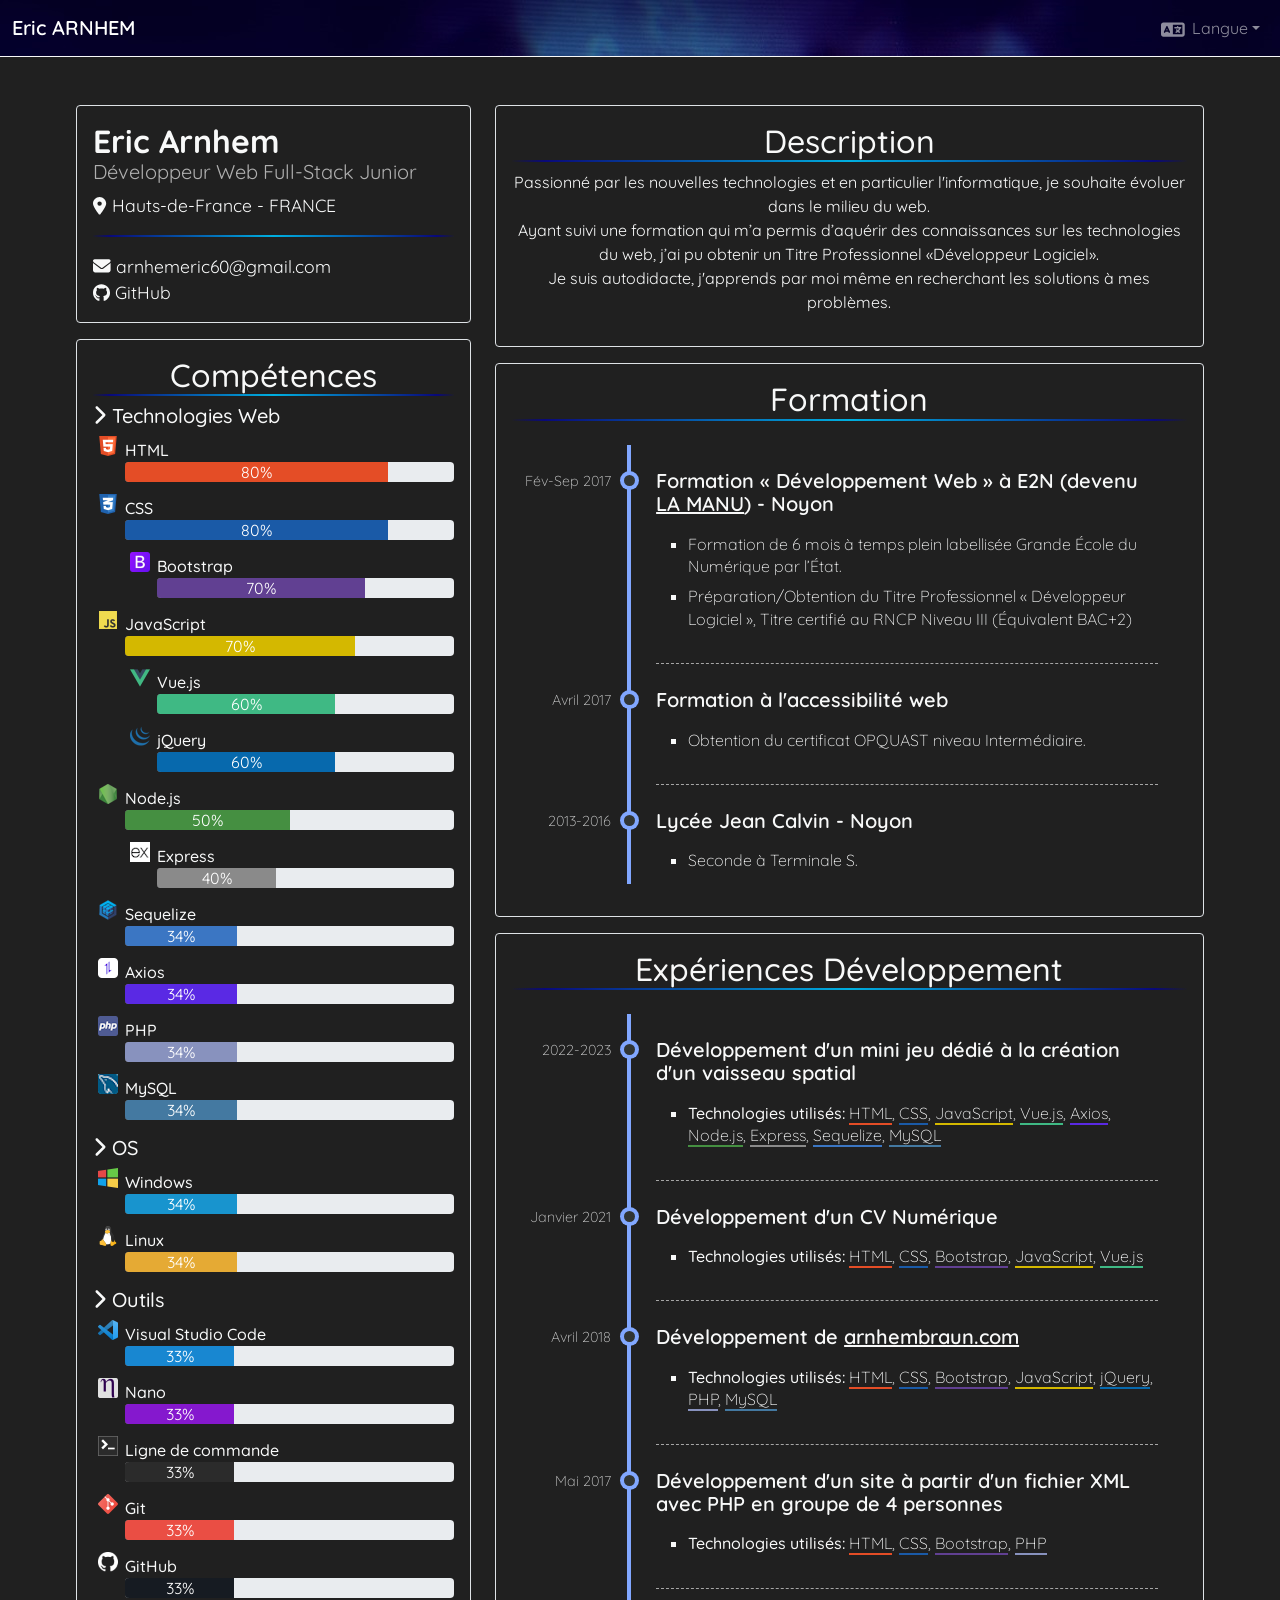
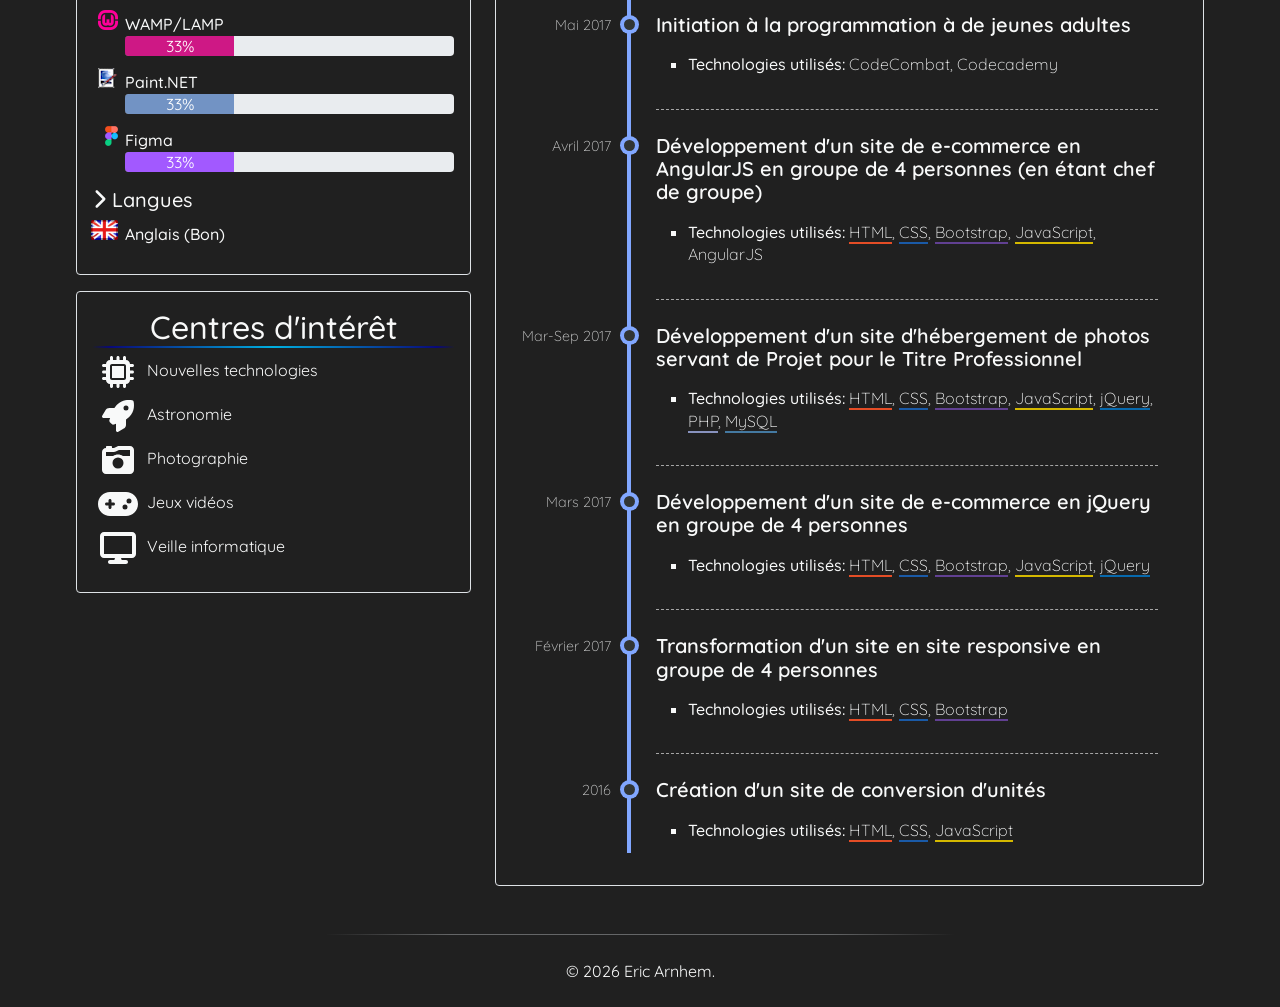
<file: index.html>
<!DOCTYPE html>
<html lang="fr">
  <head>
    <meta charset="UTF-8">
    <meta name="viewport" content="width=device-width, initial-scale=1.0">
    <meta property="og:title" content="Eric Arnhem" />
    <meta property="og:description" content="Développeur Web Full-Stack Junior" />
    <meta property="og:type" content="website" />
    <meta property="og:url" content="https://ericarnhem.github.io/" />
    <meta property="og:image" content="/public/logo.png" />

    <link rel="icon" type="image/png" sizes="16x16" href="/favicon/favicon-16x16.png">
    <link rel="icon" type="image/png" sizes="32x32" href="/favicon/favicon-32x32.png">

    <link rel="preconnect" href="https://fonts.gstatic.com">
    <link href="https://fonts.googleapis.com/css2?family=Quicksand:wght@300;400;500;600;700&display=swap" rel="stylesheet">

    <title>Eric Arnhem - Développeur Web Full-Stack Junior</title>
    <script type="module" crossorigin src="/assets/index-3a500fa4.js"></script>
    <link rel="stylesheet" href="/assets/index-5551582a.css">
  </head>
  <body>
    <div id="app"></div>
    
  </body>
</html>
</file>
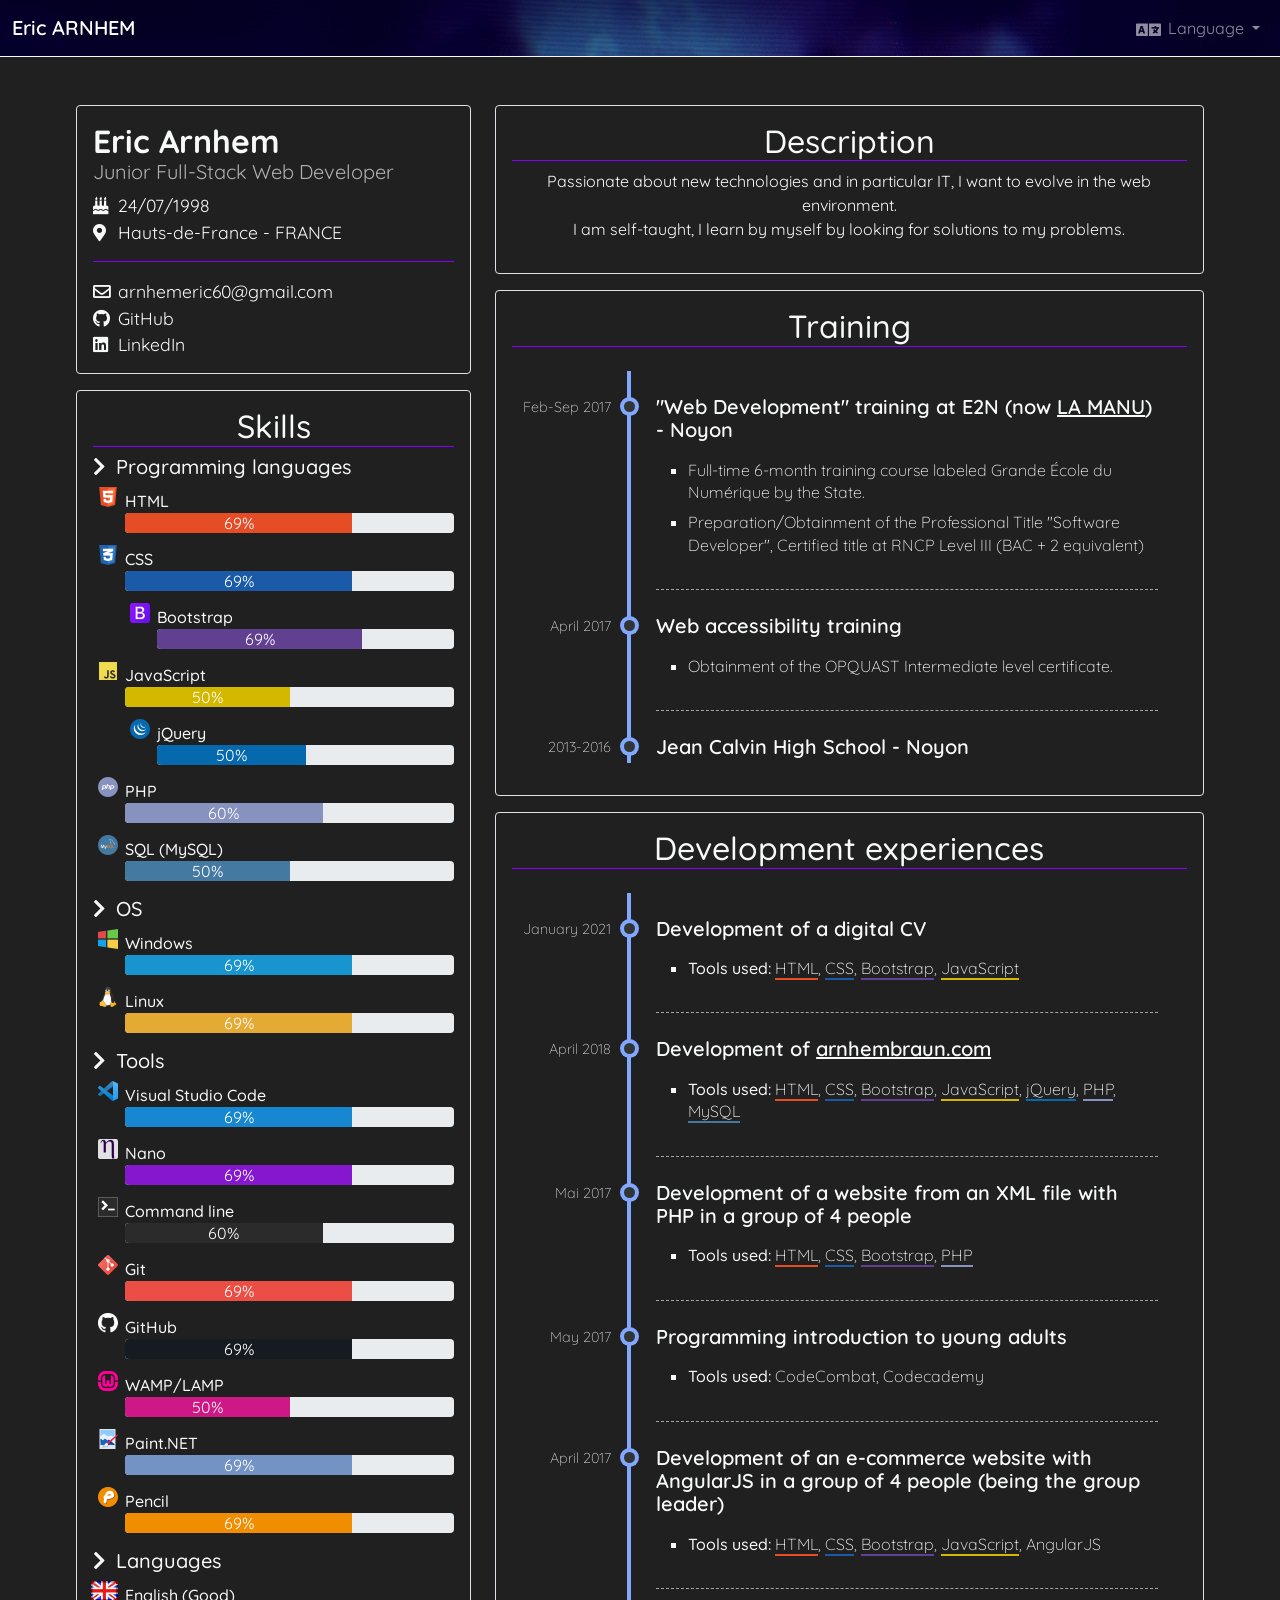
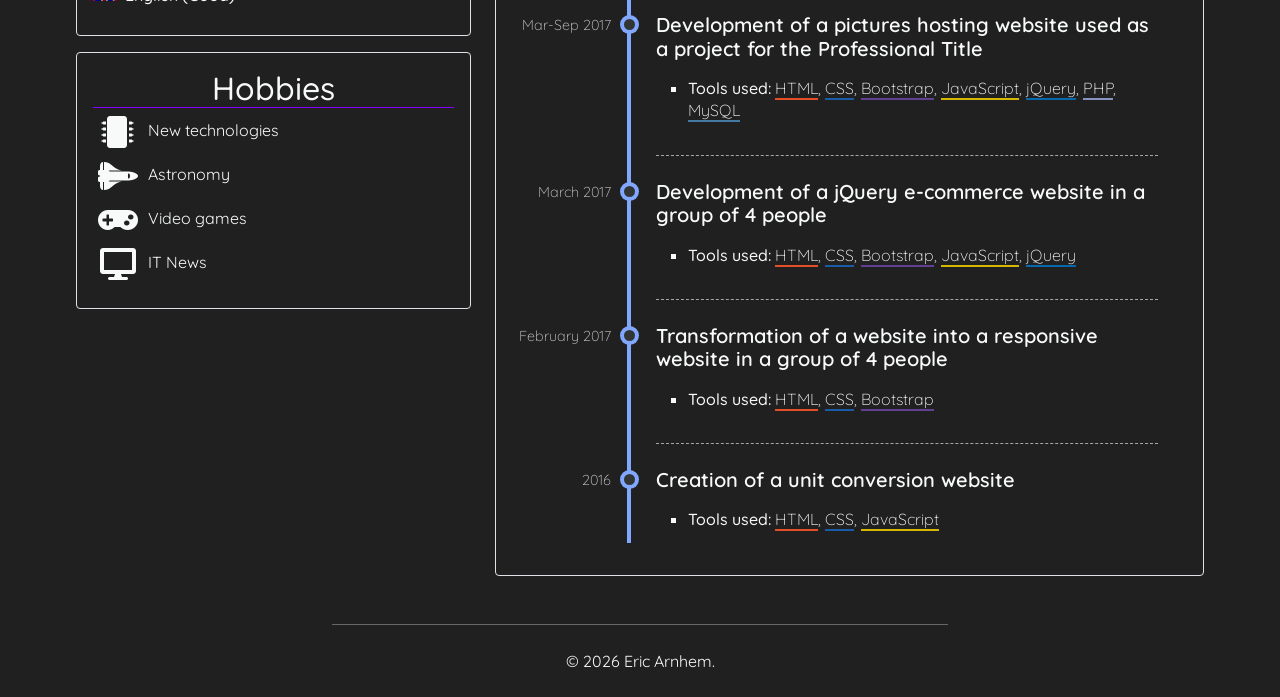
<file: indexEN.html>
<!DOCTYPE html>
<html lang="fr">

<head>
  <!-- Global site tag (gtag.js) - Google Analytics -->
  <script async src="https://www.googletagmanager.com/gtag/js?id=G-ZQDNRJXFDX"></script>
  <script>
    window.dataLayer = window.dataLayer || [];

    function gtag() {
      dataLayer.push(arguments);
    }
    gtag('js', new Date());

    gtag('config', 'G-ZQDNRJXFDX');
  </script>
  
  <meta charset="utf-8">
  <meta name="viewport" content="width=device-width, initial-scale=1">

  <link rel="icon" type="image/png" href="assets/img/favicons/favicon_16.png" sizes="16x16">
  <link rel="icon" type="image/png" href="assets/img/favicons/favicon_32.png" sizes="32x32">

  <link rel="preconnect" href="https://fonts.gstatic.com">
  <link href="https://fonts.googleapis.com/css2?family=Quicksand:wght@300;400;500;600;700&display=swap" rel="stylesheet">

  <link rel="stylesheet" href="assets/lib/bootstrap/css/bootstrap.min.css">

  <link rel="stylesheet" href="assets/lib/fontawesome/css/all.css">

  <link rel="stylesheet" href="assets/lib/font-awesome-animation/css/font-awesome-animation-custom.css">

  <link rel="stylesheet" href="assets/css/style.css">

  <title>Eric Arnhem - Junior Full-Stack Web Developer</title>
</head>

<body>
  <nav class="navbar sticky-top navbar-dark navbar-expand-sm navbar-custom">
    <div class="container-fluid">

      <span class="navbar-brand mb-0 me-0 me-sm-3">Eric ARNHEM</span>

      <button class="navbar-toggler" type="button" data-bs-toggle="collapse" data-bs-target="#navbar-content" aria-controls="navbar-content" aria-expanded="false" aria-label="Ouvrir le menu de navigation">
        <span class="navbar-toggler-icon"></span>
      </button>

      <div class="collapse navbar-collapse" id="navbar-content">

        <ul class="navbar-nav ms-auto mb-1 mb-sm-0">
          <li class="nav-item dropdown">
            <a class="nav-link dropdown-toggle" href="#" id="language-dropdown" role="button" data-bs-toggle="dropdown" aria-expanded="false">
              <i class="fas fa-language" id="language-icon"></i> Language
            </a>
            <ul class="dropdown-menu dropdown-menu-end dropdown-menu-dark dropdown-menu-custom" aria-labelledby="language-dropdown">
              <li><a class="dropdown-item" href="index.html">Français</a></li>
              <li><a class="dropdown-item" href="indexEN.html">English</a></li>
            </ul>
          </li>
        </ul>
      </div>

    </div>
  </nav>

  <div id="main-container" class="container-fluid mt-md-5">
    <div id="main-row" class="row justify-content-center mx-auto">

      <div class="col-12 col-sm-12 col-md-5 col-lg-5 col-xl-4 col-xxl-3">

        <!-- Infos -->
        <div id="block-info" class="p-3 text-center text-md-start">

          <h1>
            <span class="fs-2 fw-bold d-block">Eric Arnhem</span>
            <span id="info-job" class="fs-5 fw-normal d-block">Junior Full-Stack Web Developer</span>
          </h1>

          <ul id="info-personnal" class="list-unstyled mb-0 pb-3">
            <li><i class="fas fa-birthday-cake"></i>24/07/1998</li>
            <li><i class="fas fa-map-marker-alt"></i>Hauts-de-France - FRANCE</li>
          </ul>

          <ul id="info-links" class="list-unstyled mb-0 mt-3">
            <li>
              <a href="mailto:arnhemeric60@gmail.com">
                <i class="far fa-envelope"></i>arnhemeric60@gmail.com
              </a>
            </li>
            <li>
              <a href="https://github.com/EricArnhem">
                <i class="fab fa-github"></i>GitHub
              </a>
            </li>
            <li>
              <a href="https://linkedin.com/in/eric-arnhem">
                <i class="fab fa-linkedin"></i>LinkedIn
              </a>
            </li>
          </ul>

        </div>

        <!-- Skills -->
        <div id="block-skill" class="p-3 mt-md-3">
          <h2>Skills</h2>

          <h3 class="fs-5"><i class="fas fa-chevron-right"></i>Programming languages</h3>
          <ul class="skill-list">

            <li id="skill-html">
              <span class="skill-name">HTML</span>
              <div class="progress">
                <div class="progress-bar" role="progressbar" aria-valuenow="80" aria-valuemin="0" aria-valuemax="100">80%</div>
              </div>
            </li>

            <li id="skill-css">
              <span class="skill-name">CSS</span>
              <div class="progress">
                <div class="progress-bar" role="progressbar" aria-valuenow="80" aria-valuemin="0" aria-valuemax="100">80%</div>
              </div>

              <ul class="framework-list">
                <li id="skill-bootstrap">
                  <span class="skill-name">Bootstrap</span>
                  <div class="progress">
                    <div class="progress-bar" role="progressbar" aria-valuenow="70" aria-valuemin="0" aria-valuemax="100">70%</div>
                  </div>
                </li>
              </ul>

            </li>

            <li id="skill-js">
              <span class="skill-name">JavaScript</span>
              <div class="progress">
                <div class="progress-bar" role="progressbar" aria-valuenow="50" aria-valuemin="0" aria-valuemax="100">50%</div>
              </div>

              <ul class="framework-list">
                <li id="skill-jquery">
                  <span class="skill-name">jQuery</span>
                  <div class="progress">
                    <div class="progress-bar" role="progressbar" aria-valuenow="50" aria-valuemin="0" aria-valuemax="100">50%</div>
                  </div>
                </li>
              </ul>

            </li>

            <li id="skill-php">
              <span class="skill-name">PHP</span>
              <div class="progress">
                <div class="progress-bar" role="progressbar" aria-valuenow="60" aria-valuemin="0" aria-valuemax="100">60%</div>
              </div>
            </li>

            <li id="skill-sql">
              <span class="skill-name">SQL (MySQL)</span>
              <div class="progress">
                <div class="progress-bar" role="progressbar" aria-valuenow="50" aria-valuemin="0" aria-valuemax="100">50%</div>
              </div>
            </li>

          </ul>

          <h3 class="fs-5"><i class="fas fa-chevron-right"></i>OS</h3>
          <ul class="skill-list">

            <li id="skill-windows">
              <span class="skill-name">Windows</span>
              <div class="progress">
                <div class="progress-bar" role="progressbar" aria-valuenow="80" aria-valuemin="0" aria-valuemax="100">80%</div>
              </div>
            </li>

            <li id="skill-linux">
              <span class="skill-name">Linux</span>
              <div class="progress">
                <div class="progress-bar" role="progressbar" aria-valuenow="70" aria-valuemin="0" aria-valuemax="100">70%</div>
              </div>
            </li>

          </ul>

          <h3 class="fs-5"><i class="fas fa-chevron-right"></i>Tools</h3>
          <ul class="skill-list">

            <li id="skill-vscode">
              <span class="skill-name">Visual Studio Code</span>
              <div class="progress">
                <div class="progress-bar" role="progressbar" aria-valuenow="70" aria-valuemin="0" aria-valuemax="100">70%</div>
              </div>
            </li>

            <li id="skill-nano">
              <span class="skill-name">Nano</span>
              <div class="progress">
                <div class="progress-bar" role="progressbar" aria-valuenow="90" aria-valuemin="0" aria-valuemax="100">90%</div>
              </div>
            </li>

            <li id="skill-commandline">
              <span class="skill-name">Command line</span>
              <div class="progress">
                <div class="progress-bar" role="progressbar" aria-valuenow="60" aria-valuemin="0" aria-valuemax="100">60%</div>
              </div>
            </li>

            <li id="skill-git">
              <span class="skill-name">Git</span>
              <div class="progress">
                <div class="progress-bar" role="progressbar" aria-valuenow="70" aria-valuemin="0" aria-valuemax="100">70%</div>
              </div>
            </li>

            <li id="skill-github">
              <span class="skill-name">GitHub</span>
              <div class="progress">
                <div class="progress-bar" role="progressbar" aria-valuenow="70" aria-valuemin="0" aria-valuemax="100">70%</div>
              </div>
            </li>

            <li id="skill-wamp">
              <span class="skill-name">WAMP/LAMP</span>
              <div class="progress">
                <div class="progress-bar" role="progressbar" aria-valuenow="50" aria-valuemin="0" aria-valuemax="100">50%</div>
              </div>
            </li>

            <li id="skill-paintnet">
              <span class="skill-name">Paint.NET</span>
              <div class="progress">
                <div class="progress-bar" role="progressbar" aria-valuenow="80" aria-valuemin="0" aria-valuemax="100">80%</div>
              </div>
            </li>

            <li id="skill-pencil">
              <span class="skill-name">Pencil</span>
              <div class="progress">
                <div class="progress-bar" role="progressbar" aria-valuenow="70" aria-valuemin="0" aria-valuemax="100">70%</div>
              </div>
            </li>

          </ul>

          <h3 class="fs-5"><i class="fas fa-chevron-right"></i>Languages</h3>
          <ul class="skill-list mb-0">
            <li id="skill-english"><span class="skill-name">English (Good)</span></li>
          </ul>

        </div>

        <!-- Hobbies -->
        <div id="block-hobbies" class="p-3 mt-md-3">
          <h2>Hobbies</h2>

          <div class="d-flex justify-content-center d-md-block">

            <ul id="hobbies-list" class="list-unstyled mb-0">
              <li class="faa-parent animated-hover">
                <span class="hobbies-icon-container faa-float">
                  <i class="fas fa-microchip"></i>
                </span>New technologies
              </li>
              <li class="faa-parent animated-hover">
                <span class="hobbies-icon-container faa-passing">
                  <i class="fas fa-space-shuttle"></i>
                </span>Astronomy
              </li>
              <li class="faa-parent animated-hover">
                <span class="hobbies-icon-container faa-vertical">
                  <i class="fas fa-gamepad"></i>
                </span>Video games
              </li>
              <li class="faa-parent animated-hover">
                <span class="hobbies-icon-container faa-flash">
                  <i class="fas fa-desktop"></i>
                </span>IT News
              </li>
            </ul>

          </div>

        </div>

      </div>

      <div class="col-12 col-sm-12 col-md-7 col-lg-7 col-xl-7 col-xxl-6">

        <!-- Description -->
        <div id="block-description" class="p-3">

          <h2>Description</h2>
          <p class="text-center">Passionate about new technologies and in particular IT, I want to evolve in the web environment.<br>I am self-taught, I learn by myself by looking for solutions to my problems.</p>

        </div>

        <!-- Training -->
        <div id="block-training" class="p-3 mt-md-3">

          <h2>Training</h2>

          <div class="row px-3">

            <div class="col-9 col-sm-10 col-md-9 col-lg-10 offset-3 offset-sm-2 offset-md-3 offset-lg-2 p-0 pt-3">

              <ul id="training-timeline">

                <li class="training-event" data-date="Feb-Sep 2017">
                  <span class="training-title">"Web Development" training at E2N (now <a href="https://lamanu.fr/" id="link-lamanu" title="Site de LA MANU">LA MANU</a>) - Noyon</span>
                  <ul class="training-description">
                    <li>Full-time 6-month training course labeled Grande École du Numérique by the State.</li>
                    <li>Preparation/Obtainment of the Professional Title "Software Developer", Certified title at RNCP Level III (BAC + 2 equivalent)</li>
                  </ul>
                </li>

                <li class="training-event" data-date="April 2017">
                  <span class="training-title">Web accessibility training</span>
                  <ul class="training-description">
                    <li>Obtainment of the OPQUAST Intermediate level certificate.</li>
                  </ul>
                </li>

                <li class="training-event" data-date="2013-2016">
                  <span class="training-title">Jean Calvin High School - Noyon</span>
                </li>

              </ul>
            </div>

          </div>

        </div>

        <div id="block-experience" class="p-3 mt-md-3">
          <h2>Development experiences</h2>

          <!-- Experiences -->
          <div class="row px-3">

            <div class="col-9 col-sm-10 col-md-9 col-lg-10 offset-3 offset-sm-2 offset-md-3 offset-lg-2 p-0 pt-3">

              <ul id="experience-timeline">

                <li class="experience-event" data-date="January 2021">
                  <span class="experience-title">Development of a digital CV</span>
                  <ul class="experience-tools">
                    <li>
                      <span class="fw-500">Tools used: </span>
                      <span class="html-tool">HTML</span>,
                      <span class="css-tool">CSS</span>,
                      <span class="bootstrap-tool">Bootstrap</span>,
                      <span class="js-tool">JavaScript</span>
                    </li>
                  </ul>
                </li>

                <li class="experience-event" data-date="April 2018">
                  <span class="experience-title">Development of <a href="https://arnhembraun.com/" id="link-arnhembraun">arnhembraun.com</a></span>
                  <ul class="experience-tools">
                    <li>
                      <span class="fw-500">Tools used: </span>
                      <span class="html-tool">HTML</span>,
                      <span class="css-tool">CSS</span>,
                      <span class="bootstrap-tool">Bootstrap</span>,
                      <span class="js-tool">JavaScript</span>,
                      <span class="jquery-tool">jQuery</span>,
                      <span class="php-tool">PHP</span>,
                      <span class="sql-tool">MySQL</span>
                    </li>
                  </ul>
                </li>

                <li class="experience-event" data-date="Mai 2017">
                  <span class="experience-title">Development of a website from an XML file with PHP in a group of 4 people</span>
                  <ul class="experience-tools">
                    <li>
                      <span class="fw-500">Tools used: </span>
                      <span class="html-tool">HTML</span>,
                      <span class="css-tool">CSS</span>,
                      <span class="bootstrap-tool">Bootstrap</span>,
                      <span class="php-tool">PHP</span>
                    </li>
                  </ul>
                </li>

                <li class="experience-event" data-date="May 2017">
                  <span class="experience-title">Programming introduction to young adults</span>
                  <ul class="experience-tools">
                    <li>
                      <span class="fw-500">Tools used: </span>
                       CodeCombat, Codecademy
                    </li>
                  </ul>
                </li>

                <li class="experience-event" data-date="April 2017">
                  <span class="experience-title">Development of an e-commerce website with AngularJS in a group of 4 people (being the group leader)</span>
                  <ul class="experience-tools">
                    <li>
                      <span class="fw-500">Tools used: </span>
                      <span class="html-tool">HTML</span>,
                      <span class="css-tool">CSS</span>,
                      <span class="bootstrap-tool">Bootstrap</span>,
                      <span class="js-tool">JavaScript</span>,
                      AngularJS
                    </li>
                  </ul>
                </li>

                <li class="experience-event" data-date="Mar-Sep 2017">
                  <span class="experience-title">Development of a pictures hosting website used as a project for the Professional Title</span>
                  <ul class="experience-tools">
                    <li>
                      <span class="fw-500">Tools used: </span>
                      <span class="html-tool">HTML</span>,
                      <span class="css-tool">CSS</span>,
                      <span class="bootstrap-tool">Bootstrap</span>,
                      <span class="js-tool">JavaScript</span>,
                      <span class="jquery-tool">jQuery</span>,
                      <span class="php-tool">PHP</span>,
                      <span class="sql-tool">MySQL</span>
                    </li>
                  </ul>
                </li>

                <li class="experience-event" data-date="March 2017">
                  <span class="experience-title">Development of a jQuery e-commerce website in a group of 4 people</span>
                  <ul class="experience-tools">
                    <li>
                      <span class="fw-500">Tools used: </span>
                      <span class="html-tool">HTML</span>,
                      <span class="css-tool">CSS</span>,
                      <span class="bootstrap-tool">Bootstrap</span>,
                      <span class="js-tool">JavaScript</span>,
                      <span class="jquery-tool">jQuery</span>
                    </li>
                  </ul>
                </li>

                <li class="experience-event" data-date="February 2017">
                  <span class="experience-title">Transformation of a website into a responsive website in a group of 4 people</span>
                  <ul class="experience-tools">
                    <li><span class="fw-500">Tools used: </span>
                      <span class="html-tool">HTML</span>,
                      <span class="css-tool">CSS</span>,
                      <span class="bootstrap-tool">Bootstrap</span>
                    </li>
                  </ul>
                </li>

                <li class="experience-event" data-date="2016">
                  <span class="experience-title">Creation of a unit conversion website</span>
                  <ul class="experience-tools">
                    <li><span class="fw-500">Tools used: </span>
                      <span class="html-tool">HTML</span>,
                      <span class="css-tool">CSS</span>,
                      <span class="js-tool">JavaScript</span>
                    </li>
                  </ul>
                </li>

              </ul>

            </div>

          </div>

        </div>

      </div>

      <div class="row mt-5 justify-content-center">
        <footer class="col-10 col-sm-8 col-lg-6 py-4 text-center">
          <span>© <span id="current-year"></span> Eric Arnhem.</span>
        </footer>
      </div>

    </div>
  </div>

  <script src="assets/lib/bootstrap/js/bootstrap.min.js"></script>
  <script src="assets/js/progressBars.js"></script>
  <script src="assets/js/currentYear.js"></script>
</body>

</html>
</file>
<file: assets/index-5551582a.css>
@charset "UTF-8";/*!
* Bootstrap  v5.3.1 (https://getbootstrap.com/)
* Copyright 2011-2023 The Bootstrap Authors
* Licensed under MIT (https://github.com/twbs/bootstrap/blob/main/LICENSE)
*/:root,[data-bs-theme=light]{--bs-blue:#0d6efd;--bs-indigo:#6610f2;--bs-purple:#6f42c1;--bs-pink:#d63384;--bs-red:#dc3545;--bs-orange:#fd7e14;--bs-yellow:#ffc107;--bs-green:#198754;--bs-teal:#20c997;--bs-cyan:#0dcaf0;--bs-black:#000;--bs-white:#fff;--bs-gray:#6c757d;--bs-gray-dark:#343a40;--bs-gray-100:#f8f9fa;--bs-gray-200:#e9ecef;--bs-gray-300:#dee2e6;--bs-gray-400:#ced4da;--bs-gray-500:#adb5bd;--bs-gray-600:#6c757d;--bs-gray-700:#495057;--bs-gray-800:#343a40;--bs-gray-900:#212529;--bs-primary:#0d6efd;--bs-secondary:#6c757d;--bs-success:#198754;--bs-info:#0dcaf0;--bs-warning:#ffc107;--bs-danger:#dc3545;--bs-light:#f8f9fa;--bs-dark:#212529;--bs-primary-rgb:13,110,253;--bs-secondary-rgb:108,117,125;--bs-success-rgb:25,135,84;--bs-info-rgb:13,202,240;--bs-warning-rgb:255,193,7;--bs-danger-rgb:220,53,69;--bs-light-rgb:248,249,250;--bs-dark-rgb:33,37,41;--bs-primary-text-emphasis:#052c65;--bs-secondary-text-emphasis:#2b2f32;--bs-success-text-emphasis:#0a3622;--bs-info-text-emphasis:#055160;--bs-warning-text-emphasis:#664d03;--bs-danger-text-emphasis:#58151c;--bs-light-text-emphasis:#495057;--bs-dark-text-emphasis:#495057;--bs-primary-bg-subtle:#cfe2ff;--bs-secondary-bg-subtle:#e2e3e5;--bs-success-bg-subtle:#d1e7dd;--bs-info-bg-subtle:#cff4fc;--bs-warning-bg-subtle:#fff3cd;--bs-danger-bg-subtle:#f8d7da;--bs-light-bg-subtle:#fcfcfd;--bs-dark-bg-subtle:#ced4da;--bs-primary-border-subtle:#9ec5fe;--bs-secondary-border-subtle:#c4c8cb;--bs-success-border-subtle:#a3cfbb;--bs-info-border-subtle:#9eeaf9;--bs-warning-border-subtle:#ffe69c;--bs-danger-border-subtle:#f1aeb5;--bs-light-border-subtle:#e9ecef;--bs-dark-border-subtle:#adb5bd;--bs-white-rgb:255,255,255;--bs-black-rgb:0,0,0;--bs-font-sans-serif:system-ui,-apple-system,"Segoe UI",Roboto,"Helvetica Neue","Noto Sans","Liberation Sans",Arial,sans-serif,"Apple Color Emoji","Segoe UI Emoji","Segoe UI Symbol","Noto Color Emoji";--bs-font-monospace:SFMono-Regular,Menlo,Monaco,Consolas,"Liberation Mono","Courier New",monospace;--bs-gradient:linear-gradient(180deg, rgba(255, 255, 255, .15), rgba(255, 255, 255, 0));--bs-body-font-family:var(--bs-font-sans-serif);--bs-body-font-size:1rem;--bs-body-font-weight:400;--bs-body-line-height:1.5;--bs-body-color:#212529;--bs-body-color-rgb:33,37,41;--bs-body-bg:#fff;--bs-body-bg-rgb:255,255,255;--bs-emphasis-color:#000;--bs-emphasis-color-rgb:0,0,0;--bs-secondary-color:rgba(33, 37, 41, .75);--bs-secondary-color-rgb:33,37,41;--bs-secondary-bg:#e9ecef;--bs-secondary-bg-rgb:233,236,239;--bs-tertiary-color:rgba(33, 37, 41, .5);--bs-tertiary-color-rgb:33,37,41;--bs-tertiary-bg:#f8f9fa;--bs-tertiary-bg-rgb:248,249,250;--bs-heading-color:inherit;--bs-link-color:#0d6efd;--bs-link-color-rgb:13,110,253;--bs-link-decoration:underline;--bs-link-hover-color:#0a58ca;--bs-link-hover-color-rgb:10,88,202;--bs-code-color:#d63384;--bs-highlight-bg:#fff3cd;--bs-border-width:1px;--bs-border-style:solid;--bs-border-color:#dee2e6;--bs-border-color-translucent:rgba(0, 0, 0, .175);--bs-border-radius:.375rem;--bs-border-radius-sm:.25rem;--bs-border-radius-lg:.5rem;--bs-border-radius-xl:1rem;--bs-border-radius-xxl:2rem;--bs-border-radius-2xl:var(--bs-border-radius-xxl);--bs-border-radius-pill:50rem;--bs-box-shadow:0 .5rem 1rem rgba(0, 0, 0, .15);--bs-box-shadow-sm:0 .125rem .25rem rgba(0, 0, 0, .075);--bs-box-shadow-lg:0 1rem 3rem rgba(0, 0, 0, .175);--bs-box-shadow-inset:inset 0 1px 2px rgba(0, 0, 0, .075);--bs-focus-ring-width:.25rem;--bs-focus-ring-opacity:.25;--bs-focus-ring-color:rgba(13, 110, 253, .25);--bs-form-valid-color:#198754;--bs-form-valid-border-color:#198754;--bs-form-invalid-color:#dc3545;--bs-form-invalid-border-color:#dc3545}[data-bs-theme=dark]{color-scheme:dark;--bs-body-color:#dee2e6;--bs-body-color-rgb:222,226,230;--bs-body-bg:#212529;--bs-body-bg-rgb:33,37,41;--bs-emphasis-color:#fff;--bs-emphasis-color-rgb:255,255,255;--bs-secondary-color:rgba(222, 226, 230, .75);--bs-secondary-color-rgb:222,226,230;--bs-secondary-bg:#343a40;--bs-secondary-bg-rgb:52,58,64;--bs-tertiary-color:rgba(222, 226, 230, .5);--bs-tertiary-color-rgb:222,226,230;--bs-tertiary-bg:#2b3035;--bs-tertiary-bg-rgb:43,48,53;--bs-primary-text-emphasis:#6ea8fe;--bs-secondary-text-emphasis:#a7acb1;--bs-success-text-emphasis:#75b798;--bs-info-text-emphasis:#6edff6;--bs-warning-text-emphasis:#ffda6a;--bs-danger-text-emphasis:#ea868f;--bs-light-text-emphasis:#f8f9fa;--bs-dark-text-emphasis:#dee2e6;--bs-primary-bg-subtle:#031633;--bs-secondary-bg-subtle:#161719;--bs-success-bg-subtle:#051b11;--bs-info-bg-subtle:#032830;--bs-warning-bg-subtle:#332701;--bs-danger-bg-subtle:#2c0b0e;--bs-light-bg-subtle:#343a40;--bs-dark-bg-subtle:#1a1d20;--bs-primary-border-subtle:#084298;--bs-secondary-border-subtle:#41464b;--bs-success-border-subtle:#0f5132;--bs-info-border-subtle:#087990;--bs-warning-border-subtle:#997404;--bs-danger-border-subtle:#842029;--bs-light-border-subtle:#495057;--bs-dark-border-subtle:#343a40;--bs-heading-color:inherit;--bs-link-color:#6ea8fe;--bs-link-hover-color:#8bb9fe;--bs-link-color-rgb:110,168,254;--bs-link-hover-color-rgb:139,185,254;--bs-code-color:#e685b5;--bs-border-color:#495057;--bs-border-color-translucent:rgba(255, 255, 255, .15);--bs-form-valid-color:#75b798;--bs-form-valid-border-color:#75b798;--bs-form-invalid-color:#ea868f;--bs-form-invalid-border-color:#ea868f}*,:after,:before{box-sizing:border-box}@media (prefers-reduced-motion:no-preference){:root{scroll-behavior:smooth}}body{margin:0;font-family:var(--bs-body-font-family);font-size:var(--bs-body-font-size);font-weight:var(--bs-body-font-weight);line-height:var(--bs-body-line-height);color:var(--bs-body-color);text-align:var(--bs-body-text-align);background-color:var(--bs-body-bg);-webkit-text-size-adjust:100%;-webkit-tap-highlight-color:transparent}hr{margin:1rem 0;color:inherit;border:0;border-top:var(--bs-border-width) solid;opacity:.25}.h1,.h2,.h3,.h4,.h5,.h6,h1,h2,h3,h4,h5,h6{margin-top:0;margin-bottom:.5rem;font-weight:500;line-height:1.2;color:var(--bs-heading-color)}.h1,h1{font-size:calc(1.375rem + 1.5vw)}@media (min-width:1200px){.h1,h1{font-size:2.5rem}}.h2,h2{font-size:calc(1.325rem + .9vw)}@media (min-width:1200px){.h2,h2{font-size:2rem}}.h3,h3{font-size:calc(1.3rem + .6vw)}@media (min-width:1200px){.h3,h3{font-size:1.75rem}}.h4,h4{font-size:calc(1.275rem + .3vw)}@media (min-width:1200px){.h4,h4{font-size:1.5rem}}.h5,h5{font-size:1.25rem}.h6,h6{font-size:1rem}p{margin-top:0;margin-bottom:1rem}abbr[title]{-webkit-text-decoration:underline dotted;text-decoration:underline dotted;cursor:help;-webkit-text-decoration-skip-ink:none;text-decoration-skip-ink:none}address{margin-bottom:1rem;font-style:normal;line-height:inherit}ol,ul{padding-left:2rem}dl,ol,ul{margin-top:0;margin-bottom:1rem}ol ol,ol ul,ul ol,ul ul{margin-bottom:0}dt{font-weight:700}dd{margin-bottom:.5rem;margin-left:0}blockquote{margin:0 0 1rem}b,strong{font-weight:bolder}.small,small{font-size:.875em}.mark,mark{padding:.1875em;background-color:var(--bs-highlight-bg)}sub,sup{position:relative;font-size:.75em;line-height:0;vertical-align:baseline}sub{bottom:-.25em}sup{top:-.5em}a{color:rgba(var(--bs-link-color-rgb),var(--bs-link-opacity,1));text-decoration:underline}a:hover{--bs-link-color-rgb:var(--bs-link-hover-color-rgb)}a:not([href]):not([class]),a:not([href]):not([class]):hover{color:inherit;text-decoration:none}code,kbd,pre,samp{font-family:var(--bs-font-monospace);font-size:1em}pre{display:block;margin-top:0;margin-bottom:1rem;overflow:auto;font-size:.875em}pre code{font-size:inherit;color:inherit;word-break:normal}code{font-size:.875em;color:var(--bs-code-color);word-wrap:break-word}a>code{color:inherit}kbd{padding:.1875rem .375rem;font-size:.875em;color:var(--bs-body-bg);background-color:var(--bs-body-color);border-radius:.25rem}kbd kbd{padding:0;font-size:1em}figure{margin:0 0 1rem}img,svg{vertical-align:middle}table{caption-side:bottom;border-collapse:collapse}caption{padding-top:.5rem;padding-bottom:.5rem;color:var(--bs-secondary-color);text-align:left}th{text-align:inherit;text-align:-webkit-match-parent}tbody,td,tfoot,th,thead,tr{border-color:inherit;border-style:solid;border-width:0}label{display:inline-block}button{border-radius:0}button:focus:not(:focus-visible){outline:0}button,input,optgroup,select,textarea{margin:0;font-family:inherit;font-size:inherit;line-height:inherit}button,select{text-transform:none}[role=button]{cursor:pointer}select{word-wrap:normal}select:disabled{opacity:1}[list]:not([type=date]):not([type=datetime-local]):not([type=month]):not([type=week]):not([type=time])::-webkit-calendar-picker-indicator{display:none!important}[type=button],[type=reset],[type=submit],button{-webkit-appearance:button}[type=button]:not(:disabled),[type=reset]:not(:disabled),[type=submit]:not(:disabled),button:not(:disabled){cursor:pointer}::-moz-focus-inner{padding:0;border-style:none}textarea{resize:vertical}fieldset{min-width:0;padding:0;margin:0;border:0}legend{float:left;width:100%;padding:0;margin-bottom:.5rem;font-size:calc(1.275rem + .3vw);line-height:inherit}@media (min-width:1200px){legend{font-size:1.5rem}}legend+*{clear:left}::-webkit-datetime-edit-day-field,::-webkit-datetime-edit-fields-wrapper,::-webkit-datetime-edit-hour-field,::-webkit-datetime-edit-minute,::-webkit-datetime-edit-month-field,::-webkit-datetime-edit-text,::-webkit-datetime-edit-year-field{padding:0}::-webkit-inner-spin-button{height:auto}[type=search]{-webkit-appearance:textfield;outline-offset:-2px}::-webkit-search-decoration{-webkit-appearance:none}::-webkit-color-swatch-wrapper{padding:0}::-webkit-file-upload-button{font:inherit;-webkit-appearance:button}::file-selector-button{font:inherit;-webkit-appearance:button}output{display:inline-block}iframe{border:0}summary{display:list-item;cursor:pointer}progress{vertical-align:baseline}[hidden]{display:none!important}.lead{font-size:1.25rem;font-weight:300}.display-1{font-size:calc(1.625rem + 4.5vw);font-weight:300;line-height:1.2}@media (min-width:1200px){.display-1{font-size:5rem}}.display-2{font-size:calc(1.575rem + 3.9vw);font-weight:300;line-height:1.2}@media (min-width:1200px){.display-2{font-size:4.5rem}}.display-3{font-size:calc(1.525rem + 3.3vw);font-weight:300;line-height:1.2}@media (min-width:1200px){.display-3{font-size:4rem}}.display-4{font-size:calc(1.475rem + 2.7vw);font-weight:300;line-height:1.2}@media (min-width:1200px){.display-4{font-size:3.5rem}}.display-5{font-size:calc(1.425rem + 2.1vw);font-weight:300;line-height:1.2}@media (min-width:1200px){.display-5{font-size:3rem}}.display-6{font-size:calc(1.375rem + 1.5vw);font-weight:300;line-height:1.2}@media (min-width:1200px){.display-6{font-size:2.5rem}}.list-unstyled,.list-inline{padding-left:0;list-style:none}.list-inline-item{display:inline-block}.list-inline-item:not(:last-child){margin-right:.5rem}.initialism{font-size:.875em;text-transform:uppercase}.blockquote{margin-bottom:1rem;font-size:1.25rem}.blockquote>:last-child{margin-bottom:0}.blockquote-footer{margin-top:-1rem;margin-bottom:1rem;font-size:.875em;color:#6c757d}.blockquote-footer:before{content:"— "}.img-fluid{max-width:100%;height:auto}.img-thumbnail{padding:.25rem;background-color:var(--bs-body-bg);border:var(--bs-border-width) solid var(--bs-border-color);border-radius:var(--bs-border-radius);max-width:100%;height:auto}.figure{display:inline-block}.figure-img{margin-bottom:.5rem;line-height:1}.figure-caption{font-size:.875em;color:var(--bs-secondary-color)}.container,.container-fluid,.container-lg,.container-md,.container-sm,.container-xl,.container-xxl{--bs-gutter-x:1.5rem;--bs-gutter-y:0;width:100%;padding-right:calc(var(--bs-gutter-x) * .5);padding-left:calc(var(--bs-gutter-x) * .5);margin-right:auto;margin-left:auto}@media (min-width:576px){.container,.container-sm{max-width:540px}}@media (min-width:768px){.container,.container-md,.container-sm{max-width:720px}}@media (min-width:992px){.container,.container-lg,.container-md,.container-sm{max-width:960px}}@media (min-width:1200px){.container,.container-lg,.container-md,.container-sm,.container-xl{max-width:1140px}}@media (min-width:1400px){.container,.container-lg,.container-md,.container-sm,.container-xl,.container-xxl{max-width:1320px}}:root{--bs-breakpoint-xs:0;--bs-breakpoint-sm:576px;--bs-breakpoint-md:768px;--bs-breakpoint-lg:992px;--bs-breakpoint-xl:1200px;--bs-breakpoint-xxl:1400px}.row{--bs-gutter-x:1.5rem;--bs-gutter-y:0;display:flex;flex-wrap:wrap;margin-top:calc(-1 * var(--bs-gutter-y));margin-right:calc(-.5 * var(--bs-gutter-x));margin-left:calc(-.5 * var(--bs-gutter-x))}.row>*{flex-shrink:0;width:100%;max-width:100%;padding-right:calc(var(--bs-gutter-x) * .5);padding-left:calc(var(--bs-gutter-x) * .5);margin-top:var(--bs-gutter-y)}.col{flex:1 0 0%}.row-cols-auto>*{flex:0 0 auto;width:auto}.row-cols-1>*{flex:0 0 auto;width:100%}.row-cols-2>*{flex:0 0 auto;width:50%}.row-cols-3>*{flex:0 0 auto;width:33.3333333333%}.row-cols-4>*{flex:0 0 auto;width:25%}.row-cols-5>*{flex:0 0 auto;width:20%}.row-cols-6>*{flex:0 0 auto;width:16.6666666667%}.col-auto{flex:0 0 auto;width:auto}.col-1{flex:0 0 auto;width:8.33333333%}.col-2{flex:0 0 auto;width:16.66666667%}.col-3{flex:0 0 auto;width:25%}.col-4{flex:0 0 auto;width:33.33333333%}.col-5{flex:0 0 auto;width:41.66666667%}.col-6{flex:0 0 auto;width:50%}.col-7{flex:0 0 auto;width:58.33333333%}.col-8{flex:0 0 auto;width:66.66666667%}.col-9{flex:0 0 auto;width:75%}.col-10{flex:0 0 auto;width:83.33333333%}.col-11{flex:0 0 auto;width:91.66666667%}.col-12{flex:0 0 auto;width:100%}.offset-1{margin-left:8.33333333%}.offset-2{margin-left:16.66666667%}.offset-3{margin-left:25%}.offset-4{margin-left:33.33333333%}.offset-5{margin-left:41.66666667%}.offset-6{margin-left:50%}.offset-7{margin-left:58.33333333%}.offset-8{margin-left:66.66666667%}.offset-9{margin-left:75%}.offset-10{margin-left:83.33333333%}.offset-11{margin-left:91.66666667%}.g-0,.gx-0{--bs-gutter-x:0}.g-0,.gy-0{--bs-gutter-y:0}.g-1,.gx-1{--bs-gutter-x:.25rem}.g-1,.gy-1{--bs-gutter-y:.25rem}.g-2,.gx-2{--bs-gutter-x:.5rem}.g-2,.gy-2{--bs-gutter-y:.5rem}.g-3,.gx-3{--bs-gutter-x:1rem}.g-3,.gy-3{--bs-gutter-y:1rem}.g-4,.gx-4{--bs-gutter-x:1.5rem}.g-4,.gy-4{--bs-gutter-y:1.5rem}.g-5,.gx-5{--bs-gutter-x:3rem}.g-5,.gy-5{--bs-gutter-y:3rem}@media (min-width:576px){.col-sm{flex:1 0 0%}.row-cols-sm-auto>*{flex:0 0 auto;width:auto}.row-cols-sm-1>*{flex:0 0 auto;width:100%}.row-cols-sm-2>*{flex:0 0 auto;width:50%}.row-cols-sm-3>*{flex:0 0 auto;width:33.3333333333%}.row-cols-sm-4>*{flex:0 0 auto;width:25%}.row-cols-sm-5>*{flex:0 0 auto;width:20%}.row-cols-sm-6>*{flex:0 0 auto;width:16.6666666667%}.col-sm-auto{flex:0 0 auto;width:auto}.col-sm-1{flex:0 0 auto;width:8.33333333%}.col-sm-2{flex:0 0 auto;width:16.66666667%}.col-sm-3{flex:0 0 auto;width:25%}.col-sm-4{flex:0 0 auto;width:33.33333333%}.col-sm-5{flex:0 0 auto;width:41.66666667%}.col-sm-6{flex:0 0 auto;width:50%}.col-sm-7{flex:0 0 auto;width:58.33333333%}.col-sm-8{flex:0 0 auto;width:66.66666667%}.col-sm-9{flex:0 0 auto;width:75%}.col-sm-10{flex:0 0 auto;width:83.33333333%}.col-sm-11{flex:0 0 auto;width:91.66666667%}.col-sm-12{flex:0 0 auto;width:100%}.offset-sm-0{margin-left:0}.offset-sm-1{margin-left:8.33333333%}.offset-sm-2{margin-left:16.66666667%}.offset-sm-3{margin-left:25%}.offset-sm-4{margin-left:33.33333333%}.offset-sm-5{margin-left:41.66666667%}.offset-sm-6{margin-left:50%}.offset-sm-7{margin-left:58.33333333%}.offset-sm-8{margin-left:66.66666667%}.offset-sm-9{margin-left:75%}.offset-sm-10{margin-left:83.33333333%}.offset-sm-11{margin-left:91.66666667%}.g-sm-0,.gx-sm-0{--bs-gutter-x:0}.g-sm-0,.gy-sm-0{--bs-gutter-y:0}.g-sm-1,.gx-sm-1{--bs-gutter-x:.25rem}.g-sm-1,.gy-sm-1{--bs-gutter-y:.25rem}.g-sm-2,.gx-sm-2{--bs-gutter-x:.5rem}.g-sm-2,.gy-sm-2{--bs-gutter-y:.5rem}.g-sm-3,.gx-sm-3{--bs-gutter-x:1rem}.g-sm-3,.gy-sm-3{--bs-gutter-y:1rem}.g-sm-4,.gx-sm-4{--bs-gutter-x:1.5rem}.g-sm-4,.gy-sm-4{--bs-gutter-y:1.5rem}.g-sm-5,.gx-sm-5{--bs-gutter-x:3rem}.g-sm-5,.gy-sm-5{--bs-gutter-y:3rem}}@media (min-width:768px){.col-md{flex:1 0 0%}.row-cols-md-auto>*{flex:0 0 auto;width:auto}.row-cols-md-1>*{flex:0 0 auto;width:100%}.row-cols-md-2>*{flex:0 0 auto;width:50%}.row-cols-md-3>*{flex:0 0 auto;width:33.3333333333%}.row-cols-md-4>*{flex:0 0 auto;width:25%}.row-cols-md-5>*{flex:0 0 auto;width:20%}.row-cols-md-6>*{flex:0 0 auto;width:16.6666666667%}.col-md-auto{flex:0 0 auto;width:auto}.col-md-1{flex:0 0 auto;width:8.33333333%}.col-md-2{flex:0 0 auto;width:16.66666667%}.col-md-3{flex:0 0 auto;width:25%}.col-md-4{flex:0 0 auto;width:33.33333333%}.col-md-5{flex:0 0 auto;width:41.66666667%}.col-md-6{flex:0 0 auto;width:50%}.col-md-7{flex:0 0 auto;width:58.33333333%}.col-md-8{flex:0 0 auto;width:66.66666667%}.col-md-9{flex:0 0 auto;width:75%}.col-md-10{flex:0 0 auto;width:83.33333333%}.col-md-11{flex:0 0 auto;width:91.66666667%}.col-md-12{flex:0 0 auto;width:100%}.offset-md-0{margin-left:0}.offset-md-1{margin-left:8.33333333%}.offset-md-2{margin-left:16.66666667%}.offset-md-3{margin-left:25%}.offset-md-4{margin-left:33.33333333%}.offset-md-5{margin-left:41.66666667%}.offset-md-6{margin-left:50%}.offset-md-7{margin-left:58.33333333%}.offset-md-8{margin-left:66.66666667%}.offset-md-9{margin-left:75%}.offset-md-10{margin-left:83.33333333%}.offset-md-11{margin-left:91.66666667%}.g-md-0,.gx-md-0{--bs-gutter-x:0}.g-md-0,.gy-md-0{--bs-gutter-y:0}.g-md-1,.gx-md-1{--bs-gutter-x:.25rem}.g-md-1,.gy-md-1{--bs-gutter-y:.25rem}.g-md-2,.gx-md-2{--bs-gutter-x:.5rem}.g-md-2,.gy-md-2{--bs-gutter-y:.5rem}.g-md-3,.gx-md-3{--bs-gutter-x:1rem}.g-md-3,.gy-md-3{--bs-gutter-y:1rem}.g-md-4,.gx-md-4{--bs-gutter-x:1.5rem}.g-md-4,.gy-md-4{--bs-gutter-y:1.5rem}.g-md-5,.gx-md-5{--bs-gutter-x:3rem}.g-md-5,.gy-md-5{--bs-gutter-y:3rem}}@media (min-width:992px){.col-lg{flex:1 0 0%}.row-cols-lg-auto>*{flex:0 0 auto;width:auto}.row-cols-lg-1>*{flex:0 0 auto;width:100%}.row-cols-lg-2>*{flex:0 0 auto;width:50%}.row-cols-lg-3>*{flex:0 0 auto;width:33.3333333333%}.row-cols-lg-4>*{flex:0 0 auto;width:25%}.row-cols-lg-5>*{flex:0 0 auto;width:20%}.row-cols-lg-6>*{flex:0 0 auto;width:16.6666666667%}.col-lg-auto{flex:0 0 auto;width:auto}.col-lg-1{flex:0 0 auto;width:8.33333333%}.col-lg-2{flex:0 0 auto;width:16.66666667%}.col-lg-3{flex:0 0 auto;width:25%}.col-lg-4{flex:0 0 auto;width:33.33333333%}.col-lg-5{flex:0 0 auto;width:41.66666667%}.col-lg-6{flex:0 0 auto;width:50%}.col-lg-7{flex:0 0 auto;width:58.33333333%}.col-lg-8{flex:0 0 auto;width:66.66666667%}.col-lg-9{flex:0 0 auto;width:75%}.col-lg-10{flex:0 0 auto;width:83.33333333%}.col-lg-11{flex:0 0 auto;width:91.66666667%}.col-lg-12{flex:0 0 auto;width:100%}.offset-lg-0{margin-left:0}.offset-lg-1{margin-left:8.33333333%}.offset-lg-2{margin-left:16.66666667%}.offset-lg-3{margin-left:25%}.offset-lg-4{margin-left:33.33333333%}.offset-lg-5{margin-left:41.66666667%}.offset-lg-6{margin-left:50%}.offset-lg-7{margin-left:58.33333333%}.offset-lg-8{margin-left:66.66666667%}.offset-lg-9{margin-left:75%}.offset-lg-10{margin-left:83.33333333%}.offset-lg-11{margin-left:91.66666667%}.g-lg-0,.gx-lg-0{--bs-gutter-x:0}.g-lg-0,.gy-lg-0{--bs-gutter-y:0}.g-lg-1,.gx-lg-1{--bs-gutter-x:.25rem}.g-lg-1,.gy-lg-1{--bs-gutter-y:.25rem}.g-lg-2,.gx-lg-2{--bs-gutter-x:.5rem}.g-lg-2,.gy-lg-2{--bs-gutter-y:.5rem}.g-lg-3,.gx-lg-3{--bs-gutter-x:1rem}.g-lg-3,.gy-lg-3{--bs-gutter-y:1rem}.g-lg-4,.gx-lg-4{--bs-gutter-x:1.5rem}.g-lg-4,.gy-lg-4{--bs-gutter-y:1.5rem}.g-lg-5,.gx-lg-5{--bs-gutter-x:3rem}.g-lg-5,.gy-lg-5{--bs-gutter-y:3rem}}@media (min-width:1200px){.col-xl{flex:1 0 0%}.row-cols-xl-auto>*{flex:0 0 auto;width:auto}.row-cols-xl-1>*{flex:0 0 auto;width:100%}.row-cols-xl-2>*{flex:0 0 auto;width:50%}.row-cols-xl-3>*{flex:0 0 auto;width:33.3333333333%}.row-cols-xl-4>*{flex:0 0 auto;width:25%}.row-cols-xl-5>*{flex:0 0 auto;width:20%}.row-cols-xl-6>*{flex:0 0 auto;width:16.6666666667%}.col-xl-auto{flex:0 0 auto;width:auto}.col-xl-1{flex:0 0 auto;width:8.33333333%}.col-xl-2{flex:0 0 auto;width:16.66666667%}.col-xl-3{flex:0 0 auto;width:25%}.col-xl-4{flex:0 0 auto;width:33.33333333%}.col-xl-5{flex:0 0 auto;width:41.66666667%}.col-xl-6{flex:0 0 auto;width:50%}.col-xl-7{flex:0 0 auto;width:58.33333333%}.col-xl-8{flex:0 0 auto;width:66.66666667%}.col-xl-9{flex:0 0 auto;width:75%}.col-xl-10{flex:0 0 auto;width:83.33333333%}.col-xl-11{flex:0 0 auto;width:91.66666667%}.col-xl-12{flex:0 0 auto;width:100%}.offset-xl-0{margin-left:0}.offset-xl-1{margin-left:8.33333333%}.offset-xl-2{margin-left:16.66666667%}.offset-xl-3{margin-left:25%}.offset-xl-4{margin-left:33.33333333%}.offset-xl-5{margin-left:41.66666667%}.offset-xl-6{margin-left:50%}.offset-xl-7{margin-left:58.33333333%}.offset-xl-8{margin-left:66.66666667%}.offset-xl-9{margin-left:75%}.offset-xl-10{margin-left:83.33333333%}.offset-xl-11{margin-left:91.66666667%}.g-xl-0,.gx-xl-0{--bs-gutter-x:0}.g-xl-0,.gy-xl-0{--bs-gutter-y:0}.g-xl-1,.gx-xl-1{--bs-gutter-x:.25rem}.g-xl-1,.gy-xl-1{--bs-gutter-y:.25rem}.g-xl-2,.gx-xl-2{--bs-gutter-x:.5rem}.g-xl-2,.gy-xl-2{--bs-gutter-y:.5rem}.g-xl-3,.gx-xl-3{--bs-gutter-x:1rem}.g-xl-3,.gy-xl-3{--bs-gutter-y:1rem}.g-xl-4,.gx-xl-4{--bs-gutter-x:1.5rem}.g-xl-4,.gy-xl-4{--bs-gutter-y:1.5rem}.g-xl-5,.gx-xl-5{--bs-gutter-x:3rem}.g-xl-5,.gy-xl-5{--bs-gutter-y:3rem}}@media (min-width:1400px){.col-xxl{flex:1 0 0%}.row-cols-xxl-auto>*{flex:0 0 auto;width:auto}.row-cols-xxl-1>*{flex:0 0 auto;width:100%}.row-cols-xxl-2>*{flex:0 0 auto;width:50%}.row-cols-xxl-3>*{flex:0 0 auto;width:33.3333333333%}.row-cols-xxl-4>*{flex:0 0 auto;width:25%}.row-cols-xxl-5>*{flex:0 0 auto;width:20%}.row-cols-xxl-6>*{flex:0 0 auto;width:16.6666666667%}.col-xxl-auto{flex:0 0 auto;width:auto}.col-xxl-1{flex:0 0 auto;width:8.33333333%}.col-xxl-2{flex:0 0 auto;width:16.66666667%}.col-xxl-3{flex:0 0 auto;width:25%}.col-xxl-4{flex:0 0 auto;width:33.33333333%}.col-xxl-5{flex:0 0 auto;width:41.66666667%}.col-xxl-6{flex:0 0 auto;width:50%}.col-xxl-7{flex:0 0 auto;width:58.33333333%}.col-xxl-8{flex:0 0 auto;width:66.66666667%}.col-xxl-9{flex:0 0 auto;width:75%}.col-xxl-10{flex:0 0 auto;width:83.33333333%}.col-xxl-11{flex:0 0 auto;width:91.66666667%}.col-xxl-12{flex:0 0 auto;width:100%}.offset-xxl-0{margin-left:0}.offset-xxl-1{margin-left:8.33333333%}.offset-xxl-2{margin-left:16.66666667%}.offset-xxl-3{margin-left:25%}.offset-xxl-4{margin-left:33.33333333%}.offset-xxl-5{margin-left:41.66666667%}.offset-xxl-6{margin-left:50%}.offset-xxl-7{margin-left:58.33333333%}.offset-xxl-8{margin-left:66.66666667%}.offset-xxl-9{margin-left:75%}.offset-xxl-10{margin-left:83.33333333%}.offset-xxl-11{margin-left:91.66666667%}.g-xxl-0,.gx-xxl-0{--bs-gutter-x:0}.g-xxl-0,.gy-xxl-0{--bs-gutter-y:0}.g-xxl-1,.gx-xxl-1{--bs-gutter-x:.25rem}.g-xxl-1,.gy-xxl-1{--bs-gutter-y:.25rem}.g-xxl-2,.gx-xxl-2{--bs-gutter-x:.5rem}.g-xxl-2,.gy-xxl-2{--bs-gutter-y:.5rem}.g-xxl-3,.gx-xxl-3{--bs-gutter-x:1rem}.g-xxl-3,.gy-xxl-3{--bs-gutter-y:1rem}.g-xxl-4,.gx-xxl-4{--bs-gutter-x:1.5rem}.g-xxl-4,.gy-xxl-4{--bs-gutter-y:1.5rem}.g-xxl-5,.gx-xxl-5{--bs-gutter-x:3rem}.g-xxl-5,.gy-xxl-5{--bs-gutter-y:3rem}}.table{--bs-table-color-type:initial;--bs-table-bg-type:initial;--bs-table-color-state:initial;--bs-table-bg-state:initial;--bs-table-color:var(--bs-body-color);--bs-table-bg:var(--bs-body-bg);--bs-table-border-color:var(--bs-border-color);--bs-table-accent-bg:transparent;--bs-table-striped-color:var(--bs-body-color);--bs-table-striped-bg:rgba(0, 0, 0, .05);--bs-table-active-color:var(--bs-body-color);--bs-table-active-bg:rgba(0, 0, 0, .1);--bs-table-hover-color:var(--bs-body-color);--bs-table-hover-bg:rgba(0, 0, 0, .075);width:100%;margin-bottom:1rem;vertical-align:top;border-color:var(--bs-table-border-color)}.table>:not(caption)>*>*{padding:.5rem;color:var(--bs-table-color-state,var(--bs-table-color-type,var(--bs-table-color)));background-color:var(--bs-table-bg);border-bottom-width:var(--bs-border-width);box-shadow:inset 0 0 0 9999px var(--bs-table-bg-state,var(--bs-table-bg-type,var(--bs-table-accent-bg)))}.table>tbody{vertical-align:inherit}.table>thead{vertical-align:bottom}.table-group-divider{border-top:calc(var(--bs-border-width) * 2) solid currentcolor}.caption-top{caption-side:top}.table-sm>:not(caption)>*>*{padding:.25rem}.table-bordered>:not(caption)>*{border-width:var(--bs-border-width) 0}.table-bordered>:not(caption)>*>*{border-width:0 var(--bs-border-width)}.table-borderless>:not(caption)>*>*{border-bottom-width:0}.table-borderless>:not(:first-child){border-top-width:0}.table-striped>tbody>tr:nth-of-type(odd)>*{--bs-table-color-type:var(--bs-table-striped-color);--bs-table-bg-type:var(--bs-table-striped-bg)}.table-striped-columns>:not(caption)>tr>:nth-child(2n){--bs-table-color-type:var(--bs-table-striped-color);--bs-table-bg-type:var(--bs-table-striped-bg)}.table-active{--bs-table-color-state:var(--bs-table-active-color);--bs-table-bg-state:var(--bs-table-active-bg)}.table-hover>tbody>tr:hover>*{--bs-table-color-state:var(--bs-table-hover-color);--bs-table-bg-state:var(--bs-table-hover-bg)}.table-primary{--bs-table-color:#000;--bs-table-bg:#cfe2ff;--bs-table-border-color:#bacbe6;--bs-table-striped-bg:#c5d7f2;--bs-table-striped-color:#000;--bs-table-active-bg:#bacbe6;--bs-table-active-color:#000;--bs-table-hover-bg:#bfd1ec;--bs-table-hover-color:#000;color:var(--bs-table-color);border-color:var(--bs-table-border-color)}.table-secondary{--bs-table-color:#000;--bs-table-bg:#e2e3e5;--bs-table-border-color:#cbccce;--bs-table-striped-bg:#d7d8da;--bs-table-striped-color:#000;--bs-table-active-bg:#cbccce;--bs-table-active-color:#000;--bs-table-hover-bg:#d1d2d4;--bs-table-hover-color:#000;color:var(--bs-table-color);border-color:var(--bs-table-border-color)}.table-success{--bs-table-color:#000;--bs-table-bg:#d1e7dd;--bs-table-border-color:#bcd0c7;--bs-table-striped-bg:#c7dbd2;--bs-table-striped-color:#000;--bs-table-active-bg:#bcd0c7;--bs-table-active-color:#000;--bs-table-hover-bg:#c1d6cc;--bs-table-hover-color:#000;color:var(--bs-table-color);border-color:var(--bs-table-border-color)}.table-info{--bs-table-color:#000;--bs-table-bg:#cff4fc;--bs-table-border-color:#badce3;--bs-table-striped-bg:#c5e8ef;--bs-table-striped-color:#000;--bs-table-active-bg:#badce3;--bs-table-active-color:#000;--bs-table-hover-bg:#bfe2e9;--bs-table-hover-color:#000;color:var(--bs-table-color);border-color:var(--bs-table-border-color)}.table-warning{--bs-table-color:#000;--bs-table-bg:#fff3cd;--bs-table-border-color:#e6dbb9;--bs-table-striped-bg:#f2e7c3;--bs-table-striped-color:#000;--bs-table-active-bg:#e6dbb9;--bs-table-active-color:#000;--bs-table-hover-bg:#ece1be;--bs-table-hover-color:#000;color:var(--bs-table-color);border-color:var(--bs-table-border-color)}.table-danger{--bs-table-color:#000;--bs-table-bg:#f8d7da;--bs-table-border-color:#dfc2c4;--bs-table-striped-bg:#eccccf;--bs-table-striped-color:#000;--bs-table-active-bg:#dfc2c4;--bs-table-active-color:#000;--bs-table-hover-bg:#e5c7ca;--bs-table-hover-color:#000;color:var(--bs-table-color);border-color:var(--bs-table-border-color)}.table-light{--bs-table-color:#000;--bs-table-bg:#f8f9fa;--bs-table-border-color:#dfe0e1;--bs-table-striped-bg:#ecedee;--bs-table-striped-color:#000;--bs-table-active-bg:#dfe0e1;--bs-table-active-color:#000;--bs-table-hover-bg:#e5e6e7;--bs-table-hover-color:#000;color:var(--bs-table-color);border-color:var(--bs-table-border-color)}.table-dark{--bs-table-color:#fff;--bs-table-bg:#212529;--bs-table-border-color:#373b3e;--bs-table-striped-bg:#2c3034;--bs-table-striped-color:#fff;--bs-table-active-bg:#373b3e;--bs-table-active-color:#fff;--bs-table-hover-bg:#323539;--bs-table-hover-color:#fff;color:var(--bs-table-color);border-color:var(--bs-table-border-color)}.table-responsive{overflow-x:auto;-webkit-overflow-scrolling:touch}@media (max-width:575.98px){.table-responsive-sm{overflow-x:auto;-webkit-overflow-scrolling:touch}}@media (max-width:767.98px){.table-responsive-md{overflow-x:auto;-webkit-overflow-scrolling:touch}}@media (max-width:991.98px){.table-responsive-lg{overflow-x:auto;-webkit-overflow-scrolling:touch}}@media (max-width:1199.98px){.table-responsive-xl{overflow-x:auto;-webkit-overflow-scrolling:touch}}@media (max-width:1399.98px){.table-responsive-xxl{overflow-x:auto;-webkit-overflow-scrolling:touch}}.form-label{margin-bottom:.5rem}.col-form-label{padding-top:calc(.375rem + var(--bs-border-width));padding-bottom:calc(.375rem + var(--bs-border-width));margin-bottom:0;font-size:inherit;line-height:1.5}.col-form-label-lg{padding-top:calc(.5rem + var(--bs-border-width));padding-bottom:calc(.5rem + var(--bs-border-width));font-size:1.25rem}.col-form-label-sm{padding-top:calc(.25rem + var(--bs-border-width));padding-bottom:calc(.25rem + var(--bs-border-width));font-size:.875rem}.form-text{margin-top:.25rem;font-size:.875em;color:var(--bs-secondary-color)}.form-control{display:block;width:100%;padding:.375rem .75rem;font-size:1rem;font-weight:400;line-height:1.5;color:var(--bs-body-color);-webkit-appearance:none;-moz-appearance:none;appearance:none;background-color:var(--bs-body-bg);background-clip:padding-box;border:var(--bs-border-width) solid var(--bs-border-color);border-radius:var(--bs-border-radius);transition:border-color .15s ease-in-out,box-shadow .15s ease-in-out}@media (prefers-reduced-motion:reduce){.form-control{transition:none}}.form-control[type=file]{overflow:hidden}.form-control[type=file]:not(:disabled):not([readonly]){cursor:pointer}.form-control:focus{color:var(--bs-body-color);background-color:var(--bs-body-bg);border-color:#86b7fe;outline:0;box-shadow:0 0 0 .25rem #0d6efd40}.form-control::-webkit-date-and-time-value{min-width:85px;height:1.5em;margin:0}.form-control::-webkit-datetime-edit{display:block;padding:0}.form-control::-moz-placeholder{color:var(--bs-secondary-color);opacity:1}.form-control::placeholder{color:var(--bs-secondary-color);opacity:1}.form-control:disabled{background-color:var(--bs-secondary-bg);opacity:1}.form-control::-webkit-file-upload-button{padding:.375rem .75rem;margin:-.375rem -.75rem;-webkit-margin-end:.75rem;margin-inline-end:.75rem;color:var(--bs-body-color);background-color:var(--bs-tertiary-bg);pointer-events:none;border-color:inherit;border-style:solid;border-width:0;border-inline-end-width:var(--bs-border-width);border-radius:0;-webkit-transition:color .15s ease-in-out,background-color .15s ease-in-out,border-color .15s ease-in-out,box-shadow .15s ease-in-out;transition:color .15s ease-in-out,background-color .15s ease-in-out,border-color .15s ease-in-out,box-shadow .15s ease-in-out}.form-control::file-selector-button{padding:.375rem .75rem;margin:-.375rem -.75rem;-webkit-margin-end:.75rem;margin-inline-end:.75rem;color:var(--bs-body-color);background-color:var(--bs-tertiary-bg);pointer-events:none;border-color:inherit;border-style:solid;border-width:0;border-inline-end-width:var(--bs-border-width);border-radius:0;transition:color .15s ease-in-out,background-color .15s ease-in-out,border-color .15s ease-in-out,box-shadow .15s ease-in-out}@media (prefers-reduced-motion:reduce){.form-control::-webkit-file-upload-button{-webkit-transition:none;transition:none}.form-control::file-selector-button{transition:none}}.form-control:hover:not(:disabled):not([readonly])::-webkit-file-upload-button{background-color:var(--bs-secondary-bg)}.form-control:hover:not(:disabled):not([readonly])::file-selector-button{background-color:var(--bs-secondary-bg)}.form-control-plaintext{display:block;width:100%;padding:.375rem 0;margin-bottom:0;line-height:1.5;color:var(--bs-body-color);background-color:transparent;border:solid transparent;border-width:var(--bs-border-width) 0}.form-control-plaintext:focus{outline:0}.form-control-plaintext.form-control-lg,.form-control-plaintext.form-control-sm{padding-right:0;padding-left:0}.form-control-sm{min-height:calc(1.5em + .5rem + calc(var(--bs-border-width) * 2));padding:.25rem .5rem;font-size:.875rem;border-radius:var(--bs-border-radius-sm)}.form-control-sm::-webkit-file-upload-button{padding:.25rem .5rem;margin:-.25rem -.5rem;-webkit-margin-end:.5rem;margin-inline-end:.5rem}.form-control-sm::file-selector-button{padding:.25rem .5rem;margin:-.25rem -.5rem;-webkit-margin-end:.5rem;margin-inline-end:.5rem}.form-control-lg{min-height:calc(1.5em + 1rem + calc(var(--bs-border-width) * 2));padding:.5rem 1rem;font-size:1.25rem;border-radius:var(--bs-border-radius-lg)}.form-control-lg::-webkit-file-upload-button{padding:.5rem 1rem;margin:-.5rem -1rem;-webkit-margin-end:1rem;margin-inline-end:1rem}.form-control-lg::file-selector-button{padding:.5rem 1rem;margin:-.5rem -1rem;-webkit-margin-end:1rem;margin-inline-end:1rem}textarea.form-control{min-height:calc(1.5em + .75rem + calc(var(--bs-border-width) * 2))}textarea.form-control-sm{min-height:calc(1.5em + .5rem + calc(var(--bs-border-width) * 2))}textarea.form-control-lg{min-height:calc(1.5em + 1rem + calc(var(--bs-border-width) * 2))}.form-control-color{width:3rem;height:calc(1.5em + .75rem + calc(var(--bs-border-width) * 2));padding:.375rem}.form-control-color:not(:disabled):not([readonly]){cursor:pointer}.form-control-color::-moz-color-swatch{border:0!important;border-radius:var(--bs-border-radius)}.form-control-color::-webkit-color-swatch{border:0!important;border-radius:var(--bs-border-radius)}.form-control-color.form-control-sm{height:calc(1.5em + .5rem + calc(var(--bs-border-width) * 2))}.form-control-color.form-control-lg{height:calc(1.5em + 1rem + calc(var(--bs-border-width) * 2))}.form-select{--bs-form-select-bg-img:url("data:image/svg+xml,%3csvg xmlns='http://www.w3.org/2000/svg' viewBox='0 0 16 16'%3e%3cpath fill='none' stroke='%23343a40' stroke-linecap='round' stroke-linejoin='round' stroke-width='2' d='m2 5 6 6 6-6'/%3e%3c/svg%3e");display:block;width:100%;padding:.375rem 2.25rem .375rem .75rem;font-size:1rem;font-weight:400;line-height:1.5;color:var(--bs-body-color);-webkit-appearance:none;-moz-appearance:none;appearance:none;background-color:var(--bs-body-bg);background-image:var(--bs-form-select-bg-img),var(--bs-form-select-bg-icon,none);background-repeat:no-repeat;background-position:right .75rem center;background-size:16px 12px;border:var(--bs-border-width) solid var(--bs-border-color);border-radius:var(--bs-border-radius);transition:border-color .15s ease-in-out,box-shadow .15s ease-in-out}@media (prefers-reduced-motion:reduce){.form-select{transition:none}}.form-select:focus{border-color:#86b7fe;outline:0;box-shadow:0 0 0 .25rem #0d6efd40}.form-select[multiple],.form-select[size]:not([size="1"]){padding-right:.75rem;background-image:none}.form-select:disabled{background-color:var(--bs-secondary-bg)}.form-select:-moz-focusring{color:transparent;text-shadow:0 0 0 var(--bs-body-color)}.form-select-sm{padding-top:.25rem;padding-bottom:.25rem;padding-left:.5rem;font-size:.875rem;border-radius:var(--bs-border-radius-sm)}.form-select-lg{padding-top:.5rem;padding-bottom:.5rem;padding-left:1rem;font-size:1.25rem;border-radius:var(--bs-border-radius-lg)}[data-bs-theme=dark] .form-select{--bs-form-select-bg-img:url("data:image/svg+xml,%3csvg xmlns='http://www.w3.org/2000/svg' viewBox='0 0 16 16'%3e%3cpath fill='none' stroke='%23dee2e6' stroke-linecap='round' stroke-linejoin='round' stroke-width='2' d='m2 5 6 6 6-6'/%3e%3c/svg%3e")}.form-check{display:block;min-height:1.5rem;padding-left:1.5em;margin-bottom:.125rem}.form-check .form-check-input{float:left;margin-left:-1.5em}.form-check-reverse{padding-right:1.5em;padding-left:0;text-align:right}.form-check-reverse .form-check-input{float:right;margin-right:-1.5em;margin-left:0}.form-check-input{--bs-form-check-bg:var(--bs-body-bg);width:1em;height:1em;margin-top:.25em;vertical-align:top;-webkit-appearance:none;-moz-appearance:none;appearance:none;background-color:var(--bs-form-check-bg);background-image:var(--bs-form-check-bg-image);background-repeat:no-repeat;background-position:center;background-size:contain;border:var(--bs-border-width) solid var(--bs-border-color);color-adjust:exact;-webkit-print-color-adjust:exact;print-color-adjust:exact}.form-check-input[type=checkbox]{border-radius:.25em}.form-check-input[type=radio]{border-radius:50%}.form-check-input:active{filter:brightness(90%)}.form-check-input:focus{border-color:#86b7fe;outline:0;box-shadow:0 0 0 .25rem #0d6efd40}.form-check-input:checked{background-color:#0d6efd;border-color:#0d6efd}.form-check-input:checked[type=checkbox]{--bs-form-check-bg-image:url("data:image/svg+xml,%3csvg xmlns='http://www.w3.org/2000/svg' viewBox='0 0 20 20'%3e%3cpath fill='none' stroke='%23fff' stroke-linecap='round' stroke-linejoin='round' stroke-width='3' d='m6 10 3 3 6-6'/%3e%3c/svg%3e")}.form-check-input:checked[type=radio]{--bs-form-check-bg-image:url("data:image/svg+xml,%3csvg xmlns='http://www.w3.org/2000/svg' viewBox='-4 -4 8 8'%3e%3ccircle r='2' fill='%23fff'/%3e%3c/svg%3e")}.form-check-input[type=checkbox]:indeterminate{background-color:#0d6efd;border-color:#0d6efd;--bs-form-check-bg-image:url("data:image/svg+xml,%3csvg xmlns='http://www.w3.org/2000/svg' viewBox='0 0 20 20'%3e%3cpath fill='none' stroke='%23fff' stroke-linecap='round' stroke-linejoin='round' stroke-width='3' d='M6 10h8'/%3e%3c/svg%3e")}.form-check-input:disabled{pointer-events:none;filter:none;opacity:.5}.form-check-input:disabled~.form-check-label,.form-check-input[disabled]~.form-check-label{cursor:default;opacity:.5}.form-switch{padding-left:2.5em}.form-switch .form-check-input{--bs-form-switch-bg:url("data:image/svg+xml,%3csvg xmlns='http://www.w3.org/2000/svg' viewBox='-4 -4 8 8'%3e%3ccircle r='3' fill='rgba%280, 0, 0, 0.25%29'/%3e%3c/svg%3e");width:2em;margin-left:-2.5em;background-image:var(--bs-form-switch-bg);background-position:left center;border-radius:2em;transition:background-position .15s ease-in-out}@media (prefers-reduced-motion:reduce){.form-switch .form-check-input{transition:none}}.form-switch .form-check-input:focus{--bs-form-switch-bg:url("data:image/svg+xml,%3csvg xmlns='http://www.w3.org/2000/svg' viewBox='-4 -4 8 8'%3e%3ccircle r='3' fill='%2386b7fe'/%3e%3c/svg%3e")}.form-switch .form-check-input:checked{background-position:right center;--bs-form-switch-bg:url("data:image/svg+xml,%3csvg xmlns='http://www.w3.org/2000/svg' viewBox='-4 -4 8 8'%3e%3ccircle r='3' fill='%23fff'/%3e%3c/svg%3e")}.form-switch.form-check-reverse{padding-right:2.5em;padding-left:0}.form-switch.form-check-reverse .form-check-input{margin-right:-2.5em;margin-left:0}.form-check-inline{display:inline-block;margin-right:1rem}.btn-check{position:absolute;clip:rect(0,0,0,0);pointer-events:none}.btn-check:disabled+.btn,.btn-check[disabled]+.btn{pointer-events:none;filter:none;opacity:.65}[data-bs-theme=dark] .form-switch .form-check-input:not(:checked):not(:focus){--bs-form-switch-bg:url("data:image/svg+xml,%3csvg xmlns='http://www.w3.org/2000/svg' viewBox='-4 -4 8 8'%3e%3ccircle r='3' fill='rgba%28255, 255, 255, 0.25%29'/%3e%3c/svg%3e")}.form-range{width:100%;height:1.5rem;padding:0;-webkit-appearance:none;-moz-appearance:none;appearance:none;background-color:transparent}.form-range:focus{outline:0}.form-range:focus::-webkit-slider-thumb{box-shadow:0 0 0 1px #fff,0 0 0 .25rem #0d6efd40}.form-range:focus::-moz-range-thumb{box-shadow:0 0 0 1px #fff,0 0 0 .25rem #0d6efd40}.form-range::-moz-focus-outer{border:0}.form-range::-webkit-slider-thumb{width:1rem;height:1rem;margin-top:-.25rem;-webkit-appearance:none;-moz-appearance:none;appearance:none;background-color:#0d6efd;border:0;border-radius:1rem;-webkit-transition:background-color .15s ease-in-out,border-color .15s ease-in-out,box-shadow .15s ease-in-out;transition:background-color .15s ease-in-out,border-color .15s ease-in-out,box-shadow .15s ease-in-out}@media (prefers-reduced-motion:reduce){.form-range::-webkit-slider-thumb{-webkit-transition:none;transition:none}}.form-range::-webkit-slider-thumb:active{background-color:#b6d4fe}.form-range::-webkit-slider-runnable-track{width:100%;height:.5rem;color:transparent;cursor:pointer;background-color:var(--bs-tertiary-bg);border-color:transparent;border-radius:1rem}.form-range::-moz-range-thumb{width:1rem;height:1rem;-moz-appearance:none;-webkit-appearance:none;appearance:none;background-color:#0d6efd;border:0;border-radius:1rem;-moz-transition:background-color .15s ease-in-out,border-color .15s ease-in-out,box-shadow .15s ease-in-out;transition:background-color .15s ease-in-out,border-color .15s ease-in-out,box-shadow .15s ease-in-out}@media (prefers-reduced-motion:reduce){.form-range::-moz-range-thumb{-moz-transition:none;transition:none}}.form-range::-moz-range-thumb:active{background-color:#b6d4fe}.form-range::-moz-range-track{width:100%;height:.5rem;color:transparent;cursor:pointer;background-color:var(--bs-tertiary-bg);border-color:transparent;border-radius:1rem}.form-range:disabled{pointer-events:none}.form-range:disabled::-webkit-slider-thumb{background-color:var(--bs-secondary-color)}.form-range:disabled::-moz-range-thumb{background-color:var(--bs-secondary-color)}.form-floating{position:relative}.form-floating>.form-control,.form-floating>.form-control-plaintext,.form-floating>.form-select{height:calc(3.5rem + calc(var(--bs-border-width) * 2));min-height:calc(3.5rem + calc(var(--bs-border-width) * 2));line-height:1.25}.form-floating>label{position:absolute;top:0;left:0;z-index:2;height:100%;padding:1rem .75rem;overflow:hidden;text-align:start;text-overflow:ellipsis;white-space:nowrap;pointer-events:none;border:var(--bs-border-width) solid transparent;transform-origin:0 0;transition:opacity .1s ease-in-out,transform .1s ease-in-out}@media (prefers-reduced-motion:reduce){.form-floating>label{transition:none}}.form-floating>.form-control,.form-floating>.form-control-plaintext{padding:1rem .75rem}.form-floating>.form-control-plaintext::-moz-placeholder,.form-floating>.form-control::-moz-placeholder{color:transparent}.form-floating>.form-control-plaintext::placeholder,.form-floating>.form-control::placeholder{color:transparent}.form-floating>.form-control-plaintext:not(:-moz-placeholder-shown),.form-floating>.form-control:not(:-moz-placeholder-shown){padding-top:1.625rem;padding-bottom:.625rem}.form-floating>.form-control-plaintext:focus,.form-floating>.form-control-plaintext:not(:placeholder-shown),.form-floating>.form-control:focus,.form-floating>.form-control:not(:placeholder-shown){padding-top:1.625rem;padding-bottom:.625rem}.form-floating>.form-control-plaintext:-webkit-autofill,.form-floating>.form-control:-webkit-autofill{padding-top:1.625rem;padding-bottom:.625rem}.form-floating>.form-select{padding-top:1.625rem;padding-bottom:.625rem}.form-floating>.form-control:not(:-moz-placeholder-shown)~label{color:rgba(var(--bs-body-color-rgb),.65);transform:scale(.85) translateY(-.5rem) translate(.15rem)}.form-floating>.form-control-plaintext~label,.form-floating>.form-control:focus~label,.form-floating>.form-control:not(:placeholder-shown)~label,.form-floating>.form-select~label{color:rgba(var(--bs-body-color-rgb),.65);transform:scale(.85) translateY(-.5rem) translate(.15rem)}.form-floating>.form-control:not(:-moz-placeholder-shown)~label:after{position:absolute;top:1rem;right:.375rem;bottom:1rem;left:.375rem;z-index:-1;height:1.5em;content:"";background-color:var(--bs-body-bg);border-radius:var(--bs-border-radius)}.form-floating>.form-control-plaintext~label:after,.form-floating>.form-control:focus~label:after,.form-floating>.form-control:not(:placeholder-shown)~label:after,.form-floating>.form-select~label:after{position:absolute;top:1rem;right:.375rem;bottom:1rem;left:.375rem;z-index:-1;height:1.5em;content:"";background-color:var(--bs-body-bg);border-radius:var(--bs-border-radius)}.form-floating>.form-control:-webkit-autofill~label{color:rgba(var(--bs-body-color-rgb),.65);transform:scale(.85) translateY(-.5rem) translate(.15rem)}.form-floating>.form-control-plaintext~label{border-width:var(--bs-border-width) 0}.form-floating>.form-control:disabled~label,.form-floating>:disabled~label{color:#6c757d}.form-floating>.form-control:disabled~label:after,.form-floating>:disabled~label:after{background-color:var(--bs-secondary-bg)}.input-group{position:relative;display:flex;flex-wrap:wrap;align-items:stretch;width:100%}.input-group>.form-control,.input-group>.form-floating,.input-group>.form-select{position:relative;flex:1 1 auto;width:1%;min-width:0}.input-group>.form-control:focus,.input-group>.form-floating:focus-within,.input-group>.form-select:focus{z-index:5}.input-group .btn{position:relative;z-index:2}.input-group .btn:focus{z-index:5}.input-group-text{display:flex;align-items:center;padding:.375rem .75rem;font-size:1rem;font-weight:400;line-height:1.5;color:var(--bs-body-color);text-align:center;white-space:nowrap;background-color:var(--bs-tertiary-bg);border:var(--bs-border-width) solid var(--bs-border-color);border-radius:var(--bs-border-radius)}.input-group-lg>.btn,.input-group-lg>.form-control,.input-group-lg>.form-select,.input-group-lg>.input-group-text{padding:.5rem 1rem;font-size:1.25rem;border-radius:var(--bs-border-radius-lg)}.input-group-sm>.btn,.input-group-sm>.form-control,.input-group-sm>.form-select,.input-group-sm>.input-group-text{padding:.25rem .5rem;font-size:.875rem;border-radius:var(--bs-border-radius-sm)}.input-group-lg>.form-select,.input-group-sm>.form-select{padding-right:3rem}.input-group:not(.has-validation)>.dropdown-toggle:nth-last-child(n+3),.input-group:not(.has-validation)>.form-floating:not(:last-child)>.form-control,.input-group:not(.has-validation)>.form-floating:not(:last-child)>.form-select,.input-group:not(.has-validation)>:not(:last-child):not(.dropdown-toggle):not(.dropdown-menu):not(.form-floating){border-top-right-radius:0;border-bottom-right-radius:0}.input-group.has-validation>.dropdown-toggle:nth-last-child(n+4),.input-group.has-validation>.form-floating:nth-last-child(n+3)>.form-control,.input-group.has-validation>.form-floating:nth-last-child(n+3)>.form-select,.input-group.has-validation>:nth-last-child(n+3):not(.dropdown-toggle):not(.dropdown-menu):not(.form-floating){border-top-right-radius:0;border-bottom-right-radius:0}.input-group>:not(:first-child):not(.dropdown-menu):not(.valid-tooltip):not(.valid-feedback):not(.invalid-tooltip):not(.invalid-feedback){margin-left:calc(var(--bs-border-width) * -1);border-top-left-radius:0;border-bottom-left-radius:0}.input-group>.form-floating:not(:first-child)>.form-control,.input-group>.form-floating:not(:first-child)>.form-select{border-top-left-radius:0;border-bottom-left-radius:0}.valid-feedback{display:none;width:100%;margin-top:.25rem;font-size:.875em;color:var(--bs-form-valid-color)}.valid-tooltip{position:absolute;top:100%;z-index:5;display:none;max-width:100%;padding:.25rem .5rem;margin-top:.1rem;font-size:.875rem;color:#fff;background-color:var(--bs-success);border-radius:var(--bs-border-radius)}.is-valid~.valid-feedback,.is-valid~.valid-tooltip,.was-validated :valid~.valid-feedback,.was-validated :valid~.valid-tooltip{display:block}.form-control.is-valid,.was-validated .form-control:valid{border-color:var(--bs-form-valid-border-color);padding-right:calc(1.5em + .75rem);background-image:url("data:image/svg+xml,%3csvg xmlns='http://www.w3.org/2000/svg' viewBox='0 0 8 8'%3e%3cpath fill='%23198754' d='M2.3 6.73.6 4.53c-.4-1.04.46-1.4 1.1-.8l1.1 1.4 3.4-3.8c.6-.63 1.6-.27 1.2.7l-4 4.6c-.43.5-.8.4-1.1.1z'/%3e%3c/svg%3e");background-repeat:no-repeat;background-position:right calc(.375em + .1875rem) center;background-size:calc(.75em + .375rem) calc(.75em + .375rem)}.form-control.is-valid:focus,.was-validated .form-control:valid:focus{border-color:var(--bs-form-valid-border-color);box-shadow:0 0 0 .25rem rgba(var(--bs-success-rgb),.25)}.was-validated textarea.form-control:valid,textarea.form-control.is-valid{padding-right:calc(1.5em + .75rem);background-position:top calc(.375em + .1875rem) right calc(.375em + .1875rem)}.form-select.is-valid,.was-validated .form-select:valid{border-color:var(--bs-form-valid-border-color)}.form-select.is-valid:not([multiple]):not([size]),.form-select.is-valid:not([multiple])[size="1"],.was-validated .form-select:valid:not([multiple]):not([size]),.was-validated .form-select:valid:not([multiple])[size="1"]{--bs-form-select-bg-icon:url("data:image/svg+xml,%3csvg xmlns='http://www.w3.org/2000/svg' viewBox='0 0 8 8'%3e%3cpath fill='%23198754' d='M2.3 6.73.6 4.53c-.4-1.04.46-1.4 1.1-.8l1.1 1.4 3.4-3.8c.6-.63 1.6-.27 1.2.7l-4 4.6c-.43.5-.8.4-1.1.1z'/%3e%3c/svg%3e");padding-right:4.125rem;background-position:right .75rem center,center right 2.25rem;background-size:16px 12px,calc(.75em + .375rem) calc(.75em + .375rem)}.form-select.is-valid:focus,.was-validated .form-select:valid:focus{border-color:var(--bs-form-valid-border-color);box-shadow:0 0 0 .25rem rgba(var(--bs-success-rgb),.25)}.form-control-color.is-valid,.was-validated .form-control-color:valid{width:calc(3.75rem + 1.5em)}.form-check-input.is-valid,.was-validated .form-check-input:valid{border-color:var(--bs-form-valid-border-color)}.form-check-input.is-valid:checked,.was-validated .form-check-input:valid:checked{background-color:var(--bs-form-valid-color)}.form-check-input.is-valid:focus,.was-validated .form-check-input:valid:focus{box-shadow:0 0 0 .25rem rgba(var(--bs-success-rgb),.25)}.form-check-input.is-valid~.form-check-label,.was-validated .form-check-input:valid~.form-check-label{color:var(--bs-form-valid-color)}.form-check-inline .form-check-input~.valid-feedback{margin-left:.5em}.input-group>.form-control:not(:focus).is-valid,.input-group>.form-floating:not(:focus-within).is-valid,.input-group>.form-select:not(:focus).is-valid,.was-validated .input-group>.form-control:not(:focus):valid,.was-validated .input-group>.form-floating:not(:focus-within):valid,.was-validated .input-group>.form-select:not(:focus):valid{z-index:3}.invalid-feedback{display:none;width:100%;margin-top:.25rem;font-size:.875em;color:var(--bs-form-invalid-color)}.invalid-tooltip{position:absolute;top:100%;z-index:5;display:none;max-width:100%;padding:.25rem .5rem;margin-top:.1rem;font-size:.875rem;color:#fff;background-color:var(--bs-danger);border-radius:var(--bs-border-radius)}.is-invalid~.invalid-feedback,.is-invalid~.invalid-tooltip,.was-validated :invalid~.invalid-feedback,.was-validated :invalid~.invalid-tooltip{display:block}.form-control.is-invalid,.was-validated .form-control:invalid{border-color:var(--bs-form-invalid-border-color);padding-right:calc(1.5em + .75rem);background-image:url("data:image/svg+xml,%3csvg xmlns='http://www.w3.org/2000/svg' viewBox='0 0 12 12' width='12' height='12' fill='none' stroke='%23dc3545'%3e%3ccircle cx='6' cy='6' r='4.5'/%3e%3cpath stroke-linejoin='round' d='M5.8 3.6h.4L6 6.5z'/%3e%3ccircle cx='6' cy='8.2' r='.6' fill='%23dc3545' stroke='none'/%3e%3c/svg%3e");background-repeat:no-repeat;background-position:right calc(.375em + .1875rem) center;background-size:calc(.75em + .375rem) calc(.75em + .375rem)}.form-control.is-invalid:focus,.was-validated .form-control:invalid:focus{border-color:var(--bs-form-invalid-border-color);box-shadow:0 0 0 .25rem rgba(var(--bs-danger-rgb),.25)}.was-validated textarea.form-control:invalid,textarea.form-control.is-invalid{padding-right:calc(1.5em + .75rem);background-position:top calc(.375em + .1875rem) right calc(.375em + .1875rem)}.form-select.is-invalid,.was-validated .form-select:invalid{border-color:var(--bs-form-invalid-border-color)}.form-select.is-invalid:not([multiple]):not([size]),.form-select.is-invalid:not([multiple])[size="1"],.was-validated .form-select:invalid:not([multiple]):not([size]),.was-validated .form-select:invalid:not([multiple])[size="1"]{--bs-form-select-bg-icon:url("data:image/svg+xml,%3csvg xmlns='http://www.w3.org/2000/svg' viewBox='0 0 12 12' width='12' height='12' fill='none' stroke='%23dc3545'%3e%3ccircle cx='6' cy='6' r='4.5'/%3e%3cpath stroke-linejoin='round' d='M5.8 3.6h.4L6 6.5z'/%3e%3ccircle cx='6' cy='8.2' r='.6' fill='%23dc3545' stroke='none'/%3e%3c/svg%3e");padding-right:4.125rem;background-position:right .75rem center,center right 2.25rem;background-size:16px 12px,calc(.75em + .375rem) calc(.75em + .375rem)}.form-select.is-invalid:focus,.was-validated .form-select:invalid:focus{border-color:var(--bs-form-invalid-border-color);box-shadow:0 0 0 .25rem rgba(var(--bs-danger-rgb),.25)}.form-control-color.is-invalid,.was-validated .form-control-color:invalid{width:calc(3.75rem + 1.5em)}.form-check-input.is-invalid,.was-validated .form-check-input:invalid{border-color:var(--bs-form-invalid-border-color)}.form-check-input.is-invalid:checked,.was-validated .form-check-input:invalid:checked{background-color:var(--bs-form-invalid-color)}.form-check-input.is-invalid:focus,.was-validated .form-check-input:invalid:focus{box-shadow:0 0 0 .25rem rgba(var(--bs-danger-rgb),.25)}.form-check-input.is-invalid~.form-check-label,.was-validated .form-check-input:invalid~.form-check-label{color:var(--bs-form-invalid-color)}.form-check-inline .form-check-input~.invalid-feedback{margin-left:.5em}.input-group>.form-control:not(:focus).is-invalid,.input-group>.form-floating:not(:focus-within).is-invalid,.input-group>.form-select:not(:focus).is-invalid,.was-validated .input-group>.form-control:not(:focus):invalid,.was-validated .input-group>.form-floating:not(:focus-within):invalid,.was-validated .input-group>.form-select:not(:focus):invalid{z-index:4}.btn{--bs-btn-padding-x:.75rem;--bs-btn-padding-y:.375rem;--bs-btn-font-family: ;--bs-btn-font-size:1rem;--bs-btn-font-weight:400;--bs-btn-line-height:1.5;--bs-btn-color:var(--bs-body-color);--bs-btn-bg:transparent;--bs-btn-border-width:var(--bs-border-width);--bs-btn-border-color:transparent;--bs-btn-border-radius:var(--bs-border-radius);--bs-btn-hover-border-color:transparent;--bs-btn-box-shadow:inset 0 1px 0 rgba(255, 255, 255, .15),0 1px 1px rgba(0, 0, 0, .075);--bs-btn-disabled-opacity:.65;--bs-btn-focus-box-shadow:0 0 0 .25rem rgba(var(--bs-btn-focus-shadow-rgb), .5);display:inline-block;padding:var(--bs-btn-padding-y) var(--bs-btn-padding-x);font-family:var(--bs-btn-font-family);font-size:var(--bs-btn-font-size);font-weight:var(--bs-btn-font-weight);line-height:var(--bs-btn-line-height);color:var(--bs-btn-color);text-align:center;text-decoration:none;vertical-align:middle;cursor:pointer;-webkit-user-select:none;-moz-user-select:none;user-select:none;border:var(--bs-btn-border-width) solid var(--bs-btn-border-color);border-radius:var(--bs-btn-border-radius);background-color:var(--bs-btn-bg);transition:color .15s ease-in-out,background-color .15s ease-in-out,border-color .15s ease-in-out,box-shadow .15s ease-in-out}@media (prefers-reduced-motion:reduce){.btn{transition:none}}.btn:hover{color:var(--bs-btn-hover-color);background-color:var(--bs-btn-hover-bg);border-color:var(--bs-btn-hover-border-color)}.btn-check+.btn:hover{color:var(--bs-btn-color);background-color:var(--bs-btn-bg);border-color:var(--bs-btn-border-color)}.btn:focus-visible{color:var(--bs-btn-hover-color);background-color:var(--bs-btn-hover-bg);border-color:var(--bs-btn-hover-border-color);outline:0;box-shadow:var(--bs-btn-focus-box-shadow)}.btn-check:focus-visible+.btn{border-color:var(--bs-btn-hover-border-color);outline:0;box-shadow:var(--bs-btn-focus-box-shadow)}.btn-check:checked+.btn,.btn.active,.btn.show,.btn:first-child:active,:not(.btn-check)+.btn:active{color:var(--bs-btn-active-color);background-color:var(--bs-btn-active-bg);border-color:var(--bs-btn-active-border-color)}.btn-check:checked+.btn:focus-visible,.btn.active:focus-visible,.btn.show:focus-visible,.btn:first-child:active:focus-visible,:not(.btn-check)+.btn:active:focus-visible{box-shadow:var(--bs-btn-focus-box-shadow)}.btn.disabled,.btn:disabled,fieldset:disabled .btn{color:var(--bs-btn-disabled-color);pointer-events:none;background-color:var(--bs-btn-disabled-bg);border-color:var(--bs-btn-disabled-border-color);opacity:var(--bs-btn-disabled-opacity)}.btn-primary{--bs-btn-color:#fff;--bs-btn-bg:#0d6efd;--bs-btn-border-color:#0d6efd;--bs-btn-hover-color:#fff;--bs-btn-hover-bg:#0b5ed7;--bs-btn-hover-border-color:#0a58ca;--bs-btn-focus-shadow-rgb:49,132,253;--bs-btn-active-color:#fff;--bs-btn-active-bg:#0a58ca;--bs-btn-active-border-color:#0a53be;--bs-btn-active-shadow:inset 0 3px 5px rgba(0, 0, 0, .125);--bs-btn-disabled-color:#fff;--bs-btn-disabled-bg:#0d6efd;--bs-btn-disabled-border-color:#0d6efd}.btn-secondary{--bs-btn-color:#fff;--bs-btn-bg:#6c757d;--bs-btn-border-color:#6c757d;--bs-btn-hover-color:#fff;--bs-btn-hover-bg:#5c636a;--bs-btn-hover-border-color:#565e64;--bs-btn-focus-shadow-rgb:130,138,145;--bs-btn-active-color:#fff;--bs-btn-active-bg:#565e64;--bs-btn-active-border-color:#51585e;--bs-btn-active-shadow:inset 0 3px 5px rgba(0, 0, 0, .125);--bs-btn-disabled-color:#fff;--bs-btn-disabled-bg:#6c757d;--bs-btn-disabled-border-color:#6c757d}.btn-success{--bs-btn-color:#fff;--bs-btn-bg:#198754;--bs-btn-border-color:#198754;--bs-btn-hover-color:#fff;--bs-btn-hover-bg:#157347;--bs-btn-hover-border-color:#146c43;--bs-btn-focus-shadow-rgb:60,153,110;--bs-btn-active-color:#fff;--bs-btn-active-bg:#146c43;--bs-btn-active-border-color:#13653f;--bs-btn-active-shadow:inset 0 3px 5px rgba(0, 0, 0, .125);--bs-btn-disabled-color:#fff;--bs-btn-disabled-bg:#198754;--bs-btn-disabled-border-color:#198754}.btn-info{--bs-btn-color:#000;--bs-btn-bg:#0dcaf0;--bs-btn-border-color:#0dcaf0;--bs-btn-hover-color:#000;--bs-btn-hover-bg:#31d2f2;--bs-btn-hover-border-color:#25cff2;--bs-btn-focus-shadow-rgb:11,172,204;--bs-btn-active-color:#000;--bs-btn-active-bg:#3dd5f3;--bs-btn-active-border-color:#25cff2;--bs-btn-active-shadow:inset 0 3px 5px rgba(0, 0, 0, .125);--bs-btn-disabled-color:#000;--bs-btn-disabled-bg:#0dcaf0;--bs-btn-disabled-border-color:#0dcaf0}.btn-warning{--bs-btn-color:#000;--bs-btn-bg:#ffc107;--bs-btn-border-color:#ffc107;--bs-btn-hover-color:#000;--bs-btn-hover-bg:#ffca2c;--bs-btn-hover-border-color:#ffc720;--bs-btn-focus-shadow-rgb:217,164,6;--bs-btn-active-color:#000;--bs-btn-active-bg:#ffcd39;--bs-btn-active-border-color:#ffc720;--bs-btn-active-shadow:inset 0 3px 5px rgba(0, 0, 0, .125);--bs-btn-disabled-color:#000;--bs-btn-disabled-bg:#ffc107;--bs-btn-disabled-border-color:#ffc107}.btn-danger{--bs-btn-color:#fff;--bs-btn-bg:#dc3545;--bs-btn-border-color:#dc3545;--bs-btn-hover-color:#fff;--bs-btn-hover-bg:#bb2d3b;--bs-btn-hover-border-color:#b02a37;--bs-btn-focus-shadow-rgb:225,83,97;--bs-btn-active-color:#fff;--bs-btn-active-bg:#b02a37;--bs-btn-active-border-color:#a52834;--bs-btn-active-shadow:inset 0 3px 5px rgba(0, 0, 0, .125);--bs-btn-disabled-color:#fff;--bs-btn-disabled-bg:#dc3545;--bs-btn-disabled-border-color:#dc3545}.btn-light{--bs-btn-color:#000;--bs-btn-bg:#f8f9fa;--bs-btn-border-color:#f8f9fa;--bs-btn-hover-color:#000;--bs-btn-hover-bg:#d3d4d5;--bs-btn-hover-border-color:#c6c7c8;--bs-btn-focus-shadow-rgb:211,212,213;--bs-btn-active-color:#000;--bs-btn-active-bg:#c6c7c8;--bs-btn-active-border-color:#babbbc;--bs-btn-active-shadow:inset 0 3px 5px rgba(0, 0, 0, .125);--bs-btn-disabled-color:#000;--bs-btn-disabled-bg:#f8f9fa;--bs-btn-disabled-border-color:#f8f9fa}.btn-dark{--bs-btn-color:#fff;--bs-btn-bg:#212529;--bs-btn-border-color:#212529;--bs-btn-hover-color:#fff;--bs-btn-hover-bg:#424649;--bs-btn-hover-border-color:#373b3e;--bs-btn-focus-shadow-rgb:66,70,73;--bs-btn-active-color:#fff;--bs-btn-active-bg:#4d5154;--bs-btn-active-border-color:#373b3e;--bs-btn-active-shadow:inset 0 3px 5px rgba(0, 0, 0, .125);--bs-btn-disabled-color:#fff;--bs-btn-disabled-bg:#212529;--bs-btn-disabled-border-color:#212529}.btn-outline-primary{--bs-btn-color:#0d6efd;--bs-btn-border-color:#0d6efd;--bs-btn-hover-color:#fff;--bs-btn-hover-bg:#0d6efd;--bs-btn-hover-border-color:#0d6efd;--bs-btn-focus-shadow-rgb:13,110,253;--bs-btn-active-color:#fff;--bs-btn-active-bg:#0d6efd;--bs-btn-active-border-color:#0d6efd;--bs-btn-active-shadow:inset 0 3px 5px rgba(0, 0, 0, .125);--bs-btn-disabled-color:#0d6efd;--bs-btn-disabled-bg:transparent;--bs-btn-disabled-border-color:#0d6efd;--bs-gradient:none}.btn-outline-secondary{--bs-btn-color:#6c757d;--bs-btn-border-color:#6c757d;--bs-btn-hover-color:#fff;--bs-btn-hover-bg:#6c757d;--bs-btn-hover-border-color:#6c757d;--bs-btn-focus-shadow-rgb:108,117,125;--bs-btn-active-color:#fff;--bs-btn-active-bg:#6c757d;--bs-btn-active-border-color:#6c757d;--bs-btn-active-shadow:inset 0 3px 5px rgba(0, 0, 0, .125);--bs-btn-disabled-color:#6c757d;--bs-btn-disabled-bg:transparent;--bs-btn-disabled-border-color:#6c757d;--bs-gradient:none}.btn-outline-success{--bs-btn-color:#198754;--bs-btn-border-color:#198754;--bs-btn-hover-color:#fff;--bs-btn-hover-bg:#198754;--bs-btn-hover-border-color:#198754;--bs-btn-focus-shadow-rgb:25,135,84;--bs-btn-active-color:#fff;--bs-btn-active-bg:#198754;--bs-btn-active-border-color:#198754;--bs-btn-active-shadow:inset 0 3px 5px rgba(0, 0, 0, .125);--bs-btn-disabled-color:#198754;--bs-btn-disabled-bg:transparent;--bs-btn-disabled-border-color:#198754;--bs-gradient:none}.btn-outline-info{--bs-btn-color:#0dcaf0;--bs-btn-border-color:#0dcaf0;--bs-btn-hover-color:#000;--bs-btn-hover-bg:#0dcaf0;--bs-btn-hover-border-color:#0dcaf0;--bs-btn-focus-shadow-rgb:13,202,240;--bs-btn-active-color:#000;--bs-btn-active-bg:#0dcaf0;--bs-btn-active-border-color:#0dcaf0;--bs-btn-active-shadow:inset 0 3px 5px rgba(0, 0, 0, .125);--bs-btn-disabled-color:#0dcaf0;--bs-btn-disabled-bg:transparent;--bs-btn-disabled-border-color:#0dcaf0;--bs-gradient:none}.btn-outline-warning{--bs-btn-color:#ffc107;--bs-btn-border-color:#ffc107;--bs-btn-hover-color:#000;--bs-btn-hover-bg:#ffc107;--bs-btn-hover-border-color:#ffc107;--bs-btn-focus-shadow-rgb:255,193,7;--bs-btn-active-color:#000;--bs-btn-active-bg:#ffc107;--bs-btn-active-border-color:#ffc107;--bs-btn-active-shadow:inset 0 3px 5px rgba(0, 0, 0, .125);--bs-btn-disabled-color:#ffc107;--bs-btn-disabled-bg:transparent;--bs-btn-disabled-border-color:#ffc107;--bs-gradient:none}.btn-outline-danger{--bs-btn-color:#dc3545;--bs-btn-border-color:#dc3545;--bs-btn-hover-color:#fff;--bs-btn-hover-bg:#dc3545;--bs-btn-hover-border-color:#dc3545;--bs-btn-focus-shadow-rgb:220,53,69;--bs-btn-active-color:#fff;--bs-btn-active-bg:#dc3545;--bs-btn-active-border-color:#dc3545;--bs-btn-active-shadow:inset 0 3px 5px rgba(0, 0, 0, .125);--bs-btn-disabled-color:#dc3545;--bs-btn-disabled-bg:transparent;--bs-btn-disabled-border-color:#dc3545;--bs-gradient:none}.btn-outline-light{--bs-btn-color:#f8f9fa;--bs-btn-border-color:#f8f9fa;--bs-btn-hover-color:#000;--bs-btn-hover-bg:#f8f9fa;--bs-btn-hover-border-color:#f8f9fa;--bs-btn-focus-shadow-rgb:248,249,250;--bs-btn-active-color:#000;--bs-btn-active-bg:#f8f9fa;--bs-btn-active-border-color:#f8f9fa;--bs-btn-active-shadow:inset 0 3px 5px rgba(0, 0, 0, .125);--bs-btn-disabled-color:#f8f9fa;--bs-btn-disabled-bg:transparent;--bs-btn-disabled-border-color:#f8f9fa;--bs-gradient:none}.btn-outline-dark{--bs-btn-color:#212529;--bs-btn-border-color:#212529;--bs-btn-hover-color:#fff;--bs-btn-hover-bg:#212529;--bs-btn-hover-border-color:#212529;--bs-btn-focus-shadow-rgb:33,37,41;--bs-btn-active-color:#fff;--bs-btn-active-bg:#212529;--bs-btn-active-border-color:#212529;--bs-btn-active-shadow:inset 0 3px 5px rgba(0, 0, 0, .125);--bs-btn-disabled-color:#212529;--bs-btn-disabled-bg:transparent;--bs-btn-disabled-border-color:#212529;--bs-gradient:none}.btn-link{--bs-btn-font-weight:400;--bs-btn-color:var(--bs-link-color);--bs-btn-bg:transparent;--bs-btn-border-color:transparent;--bs-btn-hover-color:var(--bs-link-hover-color);--bs-btn-hover-border-color:transparent;--bs-btn-active-color:var(--bs-link-hover-color);--bs-btn-active-border-color:transparent;--bs-btn-disabled-color:#6c757d;--bs-btn-disabled-border-color:transparent;--bs-btn-box-shadow:0 0 0 #000;--bs-btn-focus-shadow-rgb:49,132,253;text-decoration:underline}.btn-link:focus-visible{color:var(--bs-btn-color)}.btn-link:hover{color:var(--bs-btn-hover-color)}.btn-group-lg>.btn,.btn-lg{--bs-btn-padding-y:.5rem;--bs-btn-padding-x:1rem;--bs-btn-font-size:1.25rem;--bs-btn-border-radius:var(--bs-border-radius-lg)}.btn-group-sm>.btn,.btn-sm{--bs-btn-padding-y:.25rem;--bs-btn-padding-x:.5rem;--bs-btn-font-size:.875rem;--bs-btn-border-radius:var(--bs-border-radius-sm)}.fade{transition:opacity .15s linear}@media (prefers-reduced-motion:reduce){.fade{transition:none}}.fade:not(.show){opacity:0}.collapse:not(.show){display:none}.collapsing{height:0;overflow:hidden;transition:height .35s ease}@media (prefers-reduced-motion:reduce){.collapsing{transition:none}}.collapsing.collapse-horizontal{width:0;height:auto;transition:width .35s ease}@media (prefers-reduced-motion:reduce){.collapsing.collapse-horizontal{transition:none}}.dropdown,.dropdown-center,.dropend,.dropstart,.dropup,.dropup-center{position:relative}.dropdown-toggle{white-space:nowrap}.dropdown-toggle:after{display:inline-block;margin-left:.255em;vertical-align:.255em;content:"";border-top:.3em solid;border-right:.3em solid transparent;border-bottom:0;border-left:.3em solid transparent}.dropdown-toggle:empty:after{margin-left:0}.dropdown-menu{--bs-dropdown-zindex:1000;--bs-dropdown-min-width:10rem;--bs-dropdown-padding-x:0;--bs-dropdown-padding-y:.5rem;--bs-dropdown-spacer:.125rem;--bs-dropdown-font-size:1rem;--bs-dropdown-color:var(--bs-body-color);--bs-dropdown-bg:var(--bs-body-bg);--bs-dropdown-border-color:var(--bs-border-color-translucent);--bs-dropdown-border-radius:var(--bs-border-radius);--bs-dropdown-border-width:var(--bs-border-width);--bs-dropdown-inner-border-radius:calc(var(--bs-border-radius) - var(--bs-border-width));--bs-dropdown-divider-bg:var(--bs-border-color-translucent);--bs-dropdown-divider-margin-y:.5rem;--bs-dropdown-box-shadow:0 .5rem 1rem rgba(0, 0, 0, .15);--bs-dropdown-link-color:var(--bs-body-color);--bs-dropdown-link-hover-color:var(--bs-body-color);--bs-dropdown-link-hover-bg:var(--bs-tertiary-bg);--bs-dropdown-link-active-color:#fff;--bs-dropdown-link-active-bg:#0d6efd;--bs-dropdown-link-disabled-color:var(--bs-tertiary-color);--bs-dropdown-item-padding-x:1rem;--bs-dropdown-item-padding-y:.25rem;--bs-dropdown-header-color:#6c757d;--bs-dropdown-header-padding-x:1rem;--bs-dropdown-header-padding-y:.5rem;position:absolute;z-index:var(--bs-dropdown-zindex);display:none;min-width:var(--bs-dropdown-min-width);padding:var(--bs-dropdown-padding-y) var(--bs-dropdown-padding-x);margin:0;font-size:var(--bs-dropdown-font-size);color:var(--bs-dropdown-color);text-align:left;list-style:none;background-color:var(--bs-dropdown-bg);background-clip:padding-box;border:var(--bs-dropdown-border-width) solid var(--bs-dropdown-border-color);border-radius:var(--bs-dropdown-border-radius)}.dropdown-menu[data-bs-popper]{top:100%;left:0;margin-top:var(--bs-dropdown-spacer)}.dropdown-menu-start{--bs-position:start}.dropdown-menu-start[data-bs-popper]{right:auto;left:0}.dropdown-menu-end{--bs-position:end}.dropdown-menu-end[data-bs-popper]{right:0;left:auto}@media (min-width:576px){.dropdown-menu-sm-start{--bs-position:start}.dropdown-menu-sm-start[data-bs-popper]{right:auto;left:0}.dropdown-menu-sm-end{--bs-position:end}.dropdown-menu-sm-end[data-bs-popper]{right:0;left:auto}}@media (min-width:768px){.dropdown-menu-md-start{--bs-position:start}.dropdown-menu-md-start[data-bs-popper]{right:auto;left:0}.dropdown-menu-md-end{--bs-position:end}.dropdown-menu-md-end[data-bs-popper]{right:0;left:auto}}@media (min-width:992px){.dropdown-menu-lg-start{--bs-position:start}.dropdown-menu-lg-start[data-bs-popper]{right:auto;left:0}.dropdown-menu-lg-end{--bs-position:end}.dropdown-menu-lg-end[data-bs-popper]{right:0;left:auto}}@media (min-width:1200px){.dropdown-menu-xl-start{--bs-position:start}.dropdown-menu-xl-start[data-bs-popper]{right:auto;left:0}.dropdown-menu-xl-end{--bs-position:end}.dropdown-menu-xl-end[data-bs-popper]{right:0;left:auto}}@media (min-width:1400px){.dropdown-menu-xxl-start{--bs-position:start}.dropdown-menu-xxl-start[data-bs-popper]{right:auto;left:0}.dropdown-menu-xxl-end{--bs-position:end}.dropdown-menu-xxl-end[data-bs-popper]{right:0;left:auto}}.dropup .dropdown-menu[data-bs-popper]{top:auto;bottom:100%;margin-top:0;margin-bottom:var(--bs-dropdown-spacer)}.dropup .dropdown-toggle:after{display:inline-block;margin-left:.255em;vertical-align:.255em;content:"";border-top:0;border-right:.3em solid transparent;border-bottom:.3em solid;border-left:.3em solid transparent}.dropup .dropdown-toggle:empty:after{margin-left:0}.dropend .dropdown-menu[data-bs-popper]{top:0;right:auto;left:100%;margin-top:0;margin-left:var(--bs-dropdown-spacer)}.dropend .dropdown-toggle:after{display:inline-block;margin-left:.255em;vertical-align:.255em;content:"";border-top:.3em solid transparent;border-right:0;border-bottom:.3em solid transparent;border-left:.3em solid}.dropend .dropdown-toggle:empty:after{margin-left:0}.dropend .dropdown-toggle:after{vertical-align:0}.dropstart .dropdown-menu[data-bs-popper]{top:0;right:100%;left:auto;margin-top:0;margin-right:var(--bs-dropdown-spacer)}.dropstart .dropdown-toggle:after{display:inline-block;margin-left:.255em;vertical-align:.255em;content:""}.dropstart .dropdown-toggle:after{display:none}.dropstart .dropdown-toggle:before{display:inline-block;margin-right:.255em;vertical-align:.255em;content:"";border-top:.3em solid transparent;border-right:.3em solid;border-bottom:.3em solid transparent}.dropstart .dropdown-toggle:empty:after{margin-left:0}.dropstart .dropdown-toggle:before{vertical-align:0}.dropdown-divider{height:0;margin:var(--bs-dropdown-divider-margin-y) 0;overflow:hidden;border-top:1px solid var(--bs-dropdown-divider-bg);opacity:1}.dropdown-item{display:block;width:100%;padding:var(--bs-dropdown-item-padding-y) var(--bs-dropdown-item-padding-x);clear:both;font-weight:400;color:var(--bs-dropdown-link-color);text-align:inherit;text-decoration:none;white-space:nowrap;background-color:transparent;border:0;border-radius:var(--bs-dropdown-item-border-radius,0)}.dropdown-item:focus,.dropdown-item:hover{color:var(--bs-dropdown-link-hover-color);background-color:var(--bs-dropdown-link-hover-bg)}.dropdown-item.active,.dropdown-item:active{color:var(--bs-dropdown-link-active-color);text-decoration:none;background-color:var(--bs-dropdown-link-active-bg)}.dropdown-item.disabled,.dropdown-item:disabled{color:var(--bs-dropdown-link-disabled-color);pointer-events:none;background-color:transparent}.dropdown-menu.show{display:block}.dropdown-header{display:block;padding:var(--bs-dropdown-header-padding-y) var(--bs-dropdown-header-padding-x);margin-bottom:0;font-size:.875rem;color:var(--bs-dropdown-header-color);white-space:nowrap}.dropdown-item-text{display:block;padding:var(--bs-dropdown-item-padding-y) var(--bs-dropdown-item-padding-x);color:var(--bs-dropdown-link-color)}.dropdown-menu-dark{--bs-dropdown-color:#dee2e6;--bs-dropdown-bg:#343a40;--bs-dropdown-border-color:var(--bs-border-color-translucent);--bs-dropdown-box-shadow: ;--bs-dropdown-link-color:#dee2e6;--bs-dropdown-link-hover-color:#fff;--bs-dropdown-divider-bg:var(--bs-border-color-translucent);--bs-dropdown-link-hover-bg:rgba(255, 255, 255, .15);--bs-dropdown-link-active-color:#fff;--bs-dropdown-link-active-bg:#0d6efd;--bs-dropdown-link-disabled-color:#adb5bd;--bs-dropdown-header-color:#adb5bd}.btn-group,.btn-group-vertical{position:relative;display:inline-flex;vertical-align:middle}.btn-group-vertical>.btn,.btn-group>.btn{position:relative;flex:1 1 auto}.btn-group-vertical>.btn-check:checked+.btn,.btn-group-vertical>.btn-check:focus+.btn,.btn-group-vertical>.btn.active,.btn-group-vertical>.btn:active,.btn-group-vertical>.btn:focus,.btn-group-vertical>.btn:hover,.btn-group>.btn-check:checked+.btn,.btn-group>.btn-check:focus+.btn,.btn-group>.btn.active,.btn-group>.btn:active,.btn-group>.btn:focus,.btn-group>.btn:hover{z-index:1}.btn-toolbar{display:flex;flex-wrap:wrap;justify-content:flex-start}.btn-toolbar .input-group{width:auto}.btn-group{border-radius:var(--bs-border-radius)}.btn-group>.btn-group:not(:first-child),.btn-group>:not(.btn-check:first-child)+.btn{margin-left:calc(var(--bs-border-width) * -1)}.btn-group>.btn-group:not(:last-child)>.btn,.btn-group>.btn.dropdown-toggle-split:first-child,.btn-group>.btn:not(:last-child):not(.dropdown-toggle){border-top-right-radius:0;border-bottom-right-radius:0}.btn-group>.btn-group:not(:first-child)>.btn,.btn-group>.btn:nth-child(n+3),.btn-group>:not(.btn-check)+.btn{border-top-left-radius:0;border-bottom-left-radius:0}.dropdown-toggle-split{padding-right:.5625rem;padding-left:.5625rem}.dropdown-toggle-split:after,.dropend .dropdown-toggle-split:after,.dropup .dropdown-toggle-split:after{margin-left:0}.dropstart .dropdown-toggle-split:before{margin-right:0}.btn-group-sm>.btn+.dropdown-toggle-split,.btn-sm+.dropdown-toggle-split{padding-right:.375rem;padding-left:.375rem}.btn-group-lg>.btn+.dropdown-toggle-split,.btn-lg+.dropdown-toggle-split{padding-right:.75rem;padding-left:.75rem}.btn-group-vertical{flex-direction:column;align-items:flex-start;justify-content:center}.btn-group-vertical>.btn,.btn-group-vertical>.btn-group{width:100%}.btn-group-vertical>.btn-group:not(:first-child),.btn-group-vertical>.btn:not(:first-child){margin-top:calc(var(--bs-border-width) * -1)}.btn-group-vertical>.btn-group:not(:last-child)>.btn,.btn-group-vertical>.btn:not(:last-child):not(.dropdown-toggle){border-bottom-right-radius:0;border-bottom-left-radius:0}.btn-group-vertical>.btn-group:not(:first-child)>.btn,.btn-group-vertical>.btn~.btn{border-top-left-radius:0;border-top-right-radius:0}.nav{--bs-nav-link-padding-x:1rem;--bs-nav-link-padding-y:.5rem;--bs-nav-link-font-weight: ;--bs-nav-link-color:var(--bs-link-color);--bs-nav-link-hover-color:var(--bs-link-hover-color);--bs-nav-link-disabled-color:var(--bs-secondary-color);display:flex;flex-wrap:wrap;padding-left:0;margin-bottom:0;list-style:none}.nav-link{display:block;padding:var(--bs-nav-link-padding-y) var(--bs-nav-link-padding-x);font-size:var(--bs-nav-link-font-size);font-weight:var(--bs-nav-link-font-weight);color:var(--bs-nav-link-color);text-decoration:none;background:0 0;border:0;transition:color .15s ease-in-out,background-color .15s ease-in-out,border-color .15s ease-in-out}@media (prefers-reduced-motion:reduce){.nav-link{transition:none}}.nav-link:focus,.nav-link:hover{color:var(--bs-nav-link-hover-color)}.nav-link:focus-visible{outline:0;box-shadow:0 0 0 .25rem #0d6efd40}.nav-link.disabled,.nav-link:disabled{color:var(--bs-nav-link-disabled-color);pointer-events:none;cursor:default}.nav-tabs{--bs-nav-tabs-border-width:var(--bs-border-width);--bs-nav-tabs-border-color:var(--bs-border-color);--bs-nav-tabs-border-radius:var(--bs-border-radius);--bs-nav-tabs-link-hover-border-color:var(--bs-secondary-bg) var(--bs-secondary-bg) var(--bs-border-color);--bs-nav-tabs-link-active-color:var(--bs-emphasis-color);--bs-nav-tabs-link-active-bg:var(--bs-body-bg);--bs-nav-tabs-link-active-border-color:var(--bs-border-color) var(--bs-border-color) var(--bs-body-bg);border-bottom:var(--bs-nav-tabs-border-width) solid var(--bs-nav-tabs-border-color)}.nav-tabs .nav-link{margin-bottom:calc(-1 * var(--bs-nav-tabs-border-width));border:var(--bs-nav-tabs-border-width) solid transparent;border-top-left-radius:var(--bs-nav-tabs-border-radius);border-top-right-radius:var(--bs-nav-tabs-border-radius)}.nav-tabs .nav-link:focus,.nav-tabs .nav-link:hover{isolation:isolate;border-color:var(--bs-nav-tabs-link-hover-border-color)}.nav-tabs .nav-item.show .nav-link,.nav-tabs .nav-link.active{color:var(--bs-nav-tabs-link-active-color);background-color:var(--bs-nav-tabs-link-active-bg);border-color:var(--bs-nav-tabs-link-active-border-color)}.nav-tabs .dropdown-menu{margin-top:calc(-1 * var(--bs-nav-tabs-border-width));border-top-left-radius:0;border-top-right-radius:0}.nav-pills{--bs-nav-pills-border-radius:var(--bs-border-radius);--bs-nav-pills-link-active-color:#fff;--bs-nav-pills-link-active-bg:#0d6efd}.nav-pills .nav-link{border-radius:var(--bs-nav-pills-border-radius)}.nav-pills .nav-link.active,.nav-pills .show>.nav-link{color:var(--bs-nav-pills-link-active-color);background-color:var(--bs-nav-pills-link-active-bg)}.nav-underline{--bs-nav-underline-gap:1rem;--bs-nav-underline-border-width:.125rem;--bs-nav-underline-link-active-color:var(--bs-emphasis-color);gap:var(--bs-nav-underline-gap)}.nav-underline .nav-link{padding-right:0;padding-left:0;border-bottom:var(--bs-nav-underline-border-width) solid transparent}.nav-underline .nav-link:focus,.nav-underline .nav-link:hover{border-bottom-color:currentcolor}.nav-underline .nav-link.active,.nav-underline .show>.nav-link{font-weight:700;color:var(--bs-nav-underline-link-active-color);border-bottom-color:currentcolor}.nav-fill .nav-item,.nav-fill>.nav-link{flex:1 1 auto;text-align:center}.nav-justified .nav-item,.nav-justified>.nav-link{flex-basis:0;flex-grow:1;text-align:center}.nav-fill .nav-item .nav-link,.nav-justified .nav-item .nav-link{width:100%}.tab-content>.tab-pane{display:none}.tab-content>.active{display:block}.navbar{--bs-navbar-padding-x:0;--bs-navbar-padding-y:.5rem;--bs-navbar-color:rgba(var(--bs-emphasis-color-rgb), .65);--bs-navbar-hover-color:rgba(var(--bs-emphasis-color-rgb), .8);--bs-navbar-disabled-color:rgba(var(--bs-emphasis-color-rgb), .3);--bs-navbar-active-color:rgba(var(--bs-emphasis-color-rgb), 1);--bs-navbar-brand-padding-y:.3125rem;--bs-navbar-brand-margin-end:1rem;--bs-navbar-brand-font-size:1.25rem;--bs-navbar-brand-color:rgba(var(--bs-emphasis-color-rgb), 1);--bs-navbar-brand-hover-color:rgba(var(--bs-emphasis-color-rgb), 1);--bs-navbar-nav-link-padding-x:.5rem;--bs-navbar-toggler-padding-y:.25rem;--bs-navbar-toggler-padding-x:.75rem;--bs-navbar-toggler-font-size:1.25rem;--bs-navbar-toggler-icon-bg:url("data:image/svg+xml,%3csvg xmlns='http://www.w3.org/2000/svg' viewBox='0 0 30 30'%3e%3cpath stroke='rgba%2833, 37, 41, 0.75%29' stroke-linecap='round' stroke-miterlimit='10' stroke-width='2' d='M4 7h22M4 15h22M4 23h22'/%3e%3c/svg%3e");--bs-navbar-toggler-border-color:rgba(var(--bs-emphasis-color-rgb), .15);--bs-navbar-toggler-border-radius:var(--bs-border-radius);--bs-navbar-toggler-focus-width:.25rem;--bs-navbar-toggler-transition:box-shadow .15s ease-in-out;position:relative;display:flex;flex-wrap:wrap;align-items:center;justify-content:space-between;padding:var(--bs-navbar-padding-y) var(--bs-navbar-padding-x)}.navbar>.container,.navbar>.container-fluid,.navbar>.container-lg,.navbar>.container-md,.navbar>.container-sm,.navbar>.container-xl,.navbar>.container-xxl{display:flex;flex-wrap:inherit;align-items:center;justify-content:space-between}.navbar-brand{padding-top:var(--bs-navbar-brand-padding-y);padding-bottom:var(--bs-navbar-brand-padding-y);margin-right:var(--bs-navbar-brand-margin-end);font-size:var(--bs-navbar-brand-font-size);color:var(--bs-navbar-brand-color);text-decoration:none;white-space:nowrap}.navbar-brand:focus,.navbar-brand:hover{color:var(--bs-navbar-brand-hover-color)}.navbar-nav{--bs-nav-link-padding-x:0;--bs-nav-link-padding-y:.5rem;--bs-nav-link-font-weight: ;--bs-nav-link-color:var(--bs-navbar-color);--bs-nav-link-hover-color:var(--bs-navbar-hover-color);--bs-nav-link-disabled-color:var(--bs-navbar-disabled-color);display:flex;flex-direction:column;padding-left:0;margin-bottom:0;list-style:none}.navbar-nav .nav-link.active,.navbar-nav .nav-link.show{color:var(--bs-navbar-active-color)}.navbar-nav .dropdown-menu{position:static}.navbar-text{padding-top:.5rem;padding-bottom:.5rem;color:var(--bs-navbar-color)}.navbar-text a,.navbar-text a:focus,.navbar-text a:hover{color:var(--bs-navbar-active-color)}.navbar-collapse{flex-basis:100%;flex-grow:1;align-items:center}.navbar-toggler{padding:var(--bs-navbar-toggler-padding-y) var(--bs-navbar-toggler-padding-x);font-size:var(--bs-navbar-toggler-font-size);line-height:1;color:var(--bs-navbar-color);background-color:transparent;border:var(--bs-border-width) solid var(--bs-navbar-toggler-border-color);border-radius:var(--bs-navbar-toggler-border-radius);transition:var(--bs-navbar-toggler-transition)}@media (prefers-reduced-motion:reduce){.navbar-toggler{transition:none}}.navbar-toggler:hover{text-decoration:none}.navbar-toggler:focus{text-decoration:none;outline:0;box-shadow:0 0 0 var(--bs-navbar-toggler-focus-width)}.navbar-toggler-icon{display:inline-block;width:1.5em;height:1.5em;vertical-align:middle;background-image:var(--bs-navbar-toggler-icon-bg);background-repeat:no-repeat;background-position:center;background-size:100%}.navbar-nav-scroll{max-height:var(--bs-scroll-height,75vh);overflow-y:auto}@media (min-width:576px){.navbar-expand-sm{flex-wrap:nowrap;justify-content:flex-start}.navbar-expand-sm .navbar-nav{flex-direction:row}.navbar-expand-sm .navbar-nav .dropdown-menu{position:absolute}.navbar-expand-sm .navbar-nav .nav-link{padding-right:var(--bs-navbar-nav-link-padding-x);padding-left:var(--bs-navbar-nav-link-padding-x)}.navbar-expand-sm .navbar-nav-scroll{overflow:visible}.navbar-expand-sm .navbar-collapse{display:flex!important;flex-basis:auto}.navbar-expand-sm .navbar-toggler{display:none}.navbar-expand-sm .offcanvas{position:static;z-index:auto;flex-grow:1;width:auto!important;height:auto!important;visibility:visible!important;background-color:transparent!important;border:0!important;transform:none!important;transition:none}.navbar-expand-sm .offcanvas .offcanvas-header{display:none}.navbar-expand-sm .offcanvas .offcanvas-body{display:flex;flex-grow:0;padding:0;overflow-y:visible}}@media (min-width:768px){.navbar-expand-md{flex-wrap:nowrap;justify-content:flex-start}.navbar-expand-md .navbar-nav{flex-direction:row}.navbar-expand-md .navbar-nav .dropdown-menu{position:absolute}.navbar-expand-md .navbar-nav .nav-link{padding-right:var(--bs-navbar-nav-link-padding-x);padding-left:var(--bs-navbar-nav-link-padding-x)}.navbar-expand-md .navbar-nav-scroll{overflow:visible}.navbar-expand-md .navbar-collapse{display:flex!important;flex-basis:auto}.navbar-expand-md .navbar-toggler{display:none}.navbar-expand-md .offcanvas{position:static;z-index:auto;flex-grow:1;width:auto!important;height:auto!important;visibility:visible!important;background-color:transparent!important;border:0!important;transform:none!important;transition:none}.navbar-expand-md .offcanvas .offcanvas-header{display:none}.navbar-expand-md .offcanvas .offcanvas-body{display:flex;flex-grow:0;padding:0;overflow-y:visible}}@media (min-width:992px){.navbar-expand-lg{flex-wrap:nowrap;justify-content:flex-start}.navbar-expand-lg .navbar-nav{flex-direction:row}.navbar-expand-lg .navbar-nav .dropdown-menu{position:absolute}.navbar-expand-lg .navbar-nav .nav-link{padding-right:var(--bs-navbar-nav-link-padding-x);padding-left:var(--bs-navbar-nav-link-padding-x)}.navbar-expand-lg .navbar-nav-scroll{overflow:visible}.navbar-expand-lg .navbar-collapse{display:flex!important;flex-basis:auto}.navbar-expand-lg .navbar-toggler{display:none}.navbar-expand-lg .offcanvas{position:static;z-index:auto;flex-grow:1;width:auto!important;height:auto!important;visibility:visible!important;background-color:transparent!important;border:0!important;transform:none!important;transition:none}.navbar-expand-lg .offcanvas .offcanvas-header{display:none}.navbar-expand-lg .offcanvas .offcanvas-body{display:flex;flex-grow:0;padding:0;overflow-y:visible}}@media (min-width:1200px){.navbar-expand-xl{flex-wrap:nowrap;justify-content:flex-start}.navbar-expand-xl .navbar-nav{flex-direction:row}.navbar-expand-xl .navbar-nav .dropdown-menu{position:absolute}.navbar-expand-xl .navbar-nav .nav-link{padding-right:var(--bs-navbar-nav-link-padding-x);padding-left:var(--bs-navbar-nav-link-padding-x)}.navbar-expand-xl .navbar-nav-scroll{overflow:visible}.navbar-expand-xl .navbar-collapse{display:flex!important;flex-basis:auto}.navbar-expand-xl .navbar-toggler{display:none}.navbar-expand-xl .offcanvas{position:static;z-index:auto;flex-grow:1;width:auto!important;height:auto!important;visibility:visible!important;background-color:transparent!important;border:0!important;transform:none!important;transition:none}.navbar-expand-xl .offcanvas .offcanvas-header{display:none}.navbar-expand-xl .offcanvas .offcanvas-body{display:flex;flex-grow:0;padding:0;overflow-y:visible}}@media (min-width:1400px){.navbar-expand-xxl{flex-wrap:nowrap;justify-content:flex-start}.navbar-expand-xxl .navbar-nav{flex-direction:row}.navbar-expand-xxl .navbar-nav .dropdown-menu{position:absolute}.navbar-expand-xxl .navbar-nav .nav-link{padding-right:var(--bs-navbar-nav-link-padding-x);padding-left:var(--bs-navbar-nav-link-padding-x)}.navbar-expand-xxl .navbar-nav-scroll{overflow:visible}.navbar-expand-xxl .navbar-collapse{display:flex!important;flex-basis:auto}.navbar-expand-xxl .navbar-toggler{display:none}.navbar-expand-xxl .offcanvas{position:static;z-index:auto;flex-grow:1;width:auto!important;height:auto!important;visibility:visible!important;background-color:transparent!important;border:0!important;transform:none!important;transition:none}.navbar-expand-xxl .offcanvas .offcanvas-header{display:none}.navbar-expand-xxl .offcanvas .offcanvas-body{display:flex;flex-grow:0;padding:0;overflow-y:visible}}.navbar-expand{flex-wrap:nowrap;justify-content:flex-start}.navbar-expand .navbar-nav{flex-direction:row}.navbar-expand .navbar-nav .dropdown-menu{position:absolute}.navbar-expand .navbar-nav .nav-link{padding-right:var(--bs-navbar-nav-link-padding-x);padding-left:var(--bs-navbar-nav-link-padding-x)}.navbar-expand .navbar-nav-scroll{overflow:visible}.navbar-expand .navbar-collapse{display:flex!important;flex-basis:auto}.navbar-expand .navbar-toggler{display:none}.navbar-expand .offcanvas{position:static;z-index:auto;flex-grow:1;width:auto!important;height:auto!important;visibility:visible!important;background-color:transparent!important;border:0!important;transform:none!important;transition:none}.navbar-expand .offcanvas .offcanvas-header{display:none}.navbar-expand .offcanvas .offcanvas-body{display:flex;flex-grow:0;padding:0;overflow-y:visible}.navbar-dark,.navbar[data-bs-theme=dark]{--bs-navbar-color:rgba(255, 255, 255, .55);--bs-navbar-hover-color:rgba(255, 255, 255, .75);--bs-navbar-disabled-color:rgba(255, 255, 255, .25);--bs-navbar-active-color:#fff;--bs-navbar-brand-color:#fff;--bs-navbar-brand-hover-color:#fff;--bs-navbar-toggler-border-color:rgba(255, 255, 255, .1);--bs-navbar-toggler-icon-bg:url("data:image/svg+xml,%3csvg xmlns='http://www.w3.org/2000/svg' viewBox='0 0 30 30'%3e%3cpath stroke='rgba%28255, 255, 255, 0.55%29' stroke-linecap='round' stroke-miterlimit='10' stroke-width='2' d='M4 7h22M4 15h22M4 23h22'/%3e%3c/svg%3e")}[data-bs-theme=dark] .navbar-toggler-icon{--bs-navbar-toggler-icon-bg:url("data:image/svg+xml,%3csvg xmlns='http://www.w3.org/2000/svg' viewBox='0 0 30 30'%3e%3cpath stroke='rgba%28255, 255, 255, 0.55%29' stroke-linecap='round' stroke-miterlimit='10' stroke-width='2' d='M4 7h22M4 15h22M4 23h22'/%3e%3c/svg%3e")}.card{--bs-card-spacer-y:1rem;--bs-card-spacer-x:1rem;--bs-card-title-spacer-y:.5rem;--bs-card-title-color: ;--bs-card-subtitle-color: ;--bs-card-border-width:var(--bs-border-width);--bs-card-border-color:var(--bs-border-color-translucent);--bs-card-border-radius:var(--bs-border-radius);--bs-card-box-shadow: ;--bs-card-inner-border-radius:calc(var(--bs-border-radius) - (var(--bs-border-width)));--bs-card-cap-padding-y:.5rem;--bs-card-cap-padding-x:1rem;--bs-card-cap-bg:rgba(var(--bs-body-color-rgb), .03);--bs-card-cap-color: ;--bs-card-height: ;--bs-card-color: ;--bs-card-bg:var(--bs-body-bg);--bs-card-img-overlay-padding:1rem;--bs-card-group-margin:.75rem;position:relative;display:flex;flex-direction:column;min-width:0;height:var(--bs-card-height);color:var(--bs-body-color);word-wrap:break-word;background-color:var(--bs-card-bg);background-clip:border-box;border:var(--bs-card-border-width) solid var(--bs-card-border-color);border-radius:var(--bs-card-border-radius)}.card>hr{margin-right:0;margin-left:0}.card>.list-group{border-top:inherit;border-bottom:inherit}.card>.list-group:first-child{border-top-width:0;border-top-left-radius:var(--bs-card-inner-border-radius);border-top-right-radius:var(--bs-card-inner-border-radius)}.card>.list-group:last-child{border-bottom-width:0;border-bottom-right-radius:var(--bs-card-inner-border-radius);border-bottom-left-radius:var(--bs-card-inner-border-radius)}.card>.card-header+.list-group,.card>.list-group+.card-footer{border-top:0}.card-body{flex:1 1 auto;padding:var(--bs-card-spacer-y) var(--bs-card-spacer-x);color:var(--bs-card-color)}.card-title{margin-bottom:var(--bs-card-title-spacer-y);color:var(--bs-card-title-color)}.card-subtitle{margin-top:calc(-.5 * var(--bs-card-title-spacer-y));margin-bottom:0;color:var(--bs-card-subtitle-color)}.card-text:last-child{margin-bottom:0}.card-link+.card-link{margin-left:var(--bs-card-spacer-x)}.card-header{padding:var(--bs-card-cap-padding-y) var(--bs-card-cap-padding-x);margin-bottom:0;color:var(--bs-card-cap-color);background-color:var(--bs-card-cap-bg);border-bottom:var(--bs-card-border-width) solid var(--bs-card-border-color)}.card-header:first-child{border-radius:var(--bs-card-inner-border-radius) var(--bs-card-inner-border-radius) 0 0}.card-footer{padding:var(--bs-card-cap-padding-y) var(--bs-card-cap-padding-x);color:var(--bs-card-cap-color);background-color:var(--bs-card-cap-bg);border-top:var(--bs-card-border-width) solid var(--bs-card-border-color)}.card-footer:last-child{border-radius:0 0 var(--bs-card-inner-border-radius) var(--bs-card-inner-border-radius)}.card-header-tabs{margin-right:calc(-.5 * var(--bs-card-cap-padding-x));margin-bottom:calc(-1 * var(--bs-card-cap-padding-y));margin-left:calc(-.5 * var(--bs-card-cap-padding-x));border-bottom:0}.card-header-tabs .nav-link.active{background-color:var(--bs-card-bg);border-bottom-color:var(--bs-card-bg)}.card-header-pills{margin-right:calc(-.5 * var(--bs-card-cap-padding-x));margin-left:calc(-.5 * var(--bs-card-cap-padding-x))}.card-img-overlay{position:absolute;top:0;right:0;bottom:0;left:0;padding:var(--bs-card-img-overlay-padding);border-radius:var(--bs-card-inner-border-radius)}.card-img,.card-img-bottom,.card-img-top{width:100%}.card-img,.card-img-top{border-top-left-radius:var(--bs-card-inner-border-radius);border-top-right-radius:var(--bs-card-inner-border-radius)}.card-img,.card-img-bottom{border-bottom-right-radius:var(--bs-card-inner-border-radius);border-bottom-left-radius:var(--bs-card-inner-border-radius)}.card-group>.card{margin-bottom:var(--bs-card-group-margin)}@media (min-width:576px){.card-group{display:flex;flex-flow:row wrap}.card-group>.card{flex:1 0 0%;margin-bottom:0}.card-group>.card+.card{margin-left:0;border-left:0}.card-group>.card:not(:last-child){border-top-right-radius:0;border-bottom-right-radius:0}.card-group>.card:not(:last-child) .card-header,.card-group>.card:not(:last-child) .card-img-top{border-top-right-radius:0}.card-group>.card:not(:last-child) .card-footer,.card-group>.card:not(:last-child) .card-img-bottom{border-bottom-right-radius:0}.card-group>.card:not(:first-child){border-top-left-radius:0;border-bottom-left-radius:0}.card-group>.card:not(:first-child) .card-header,.card-group>.card:not(:first-child) .card-img-top{border-top-left-radius:0}.card-group>.card:not(:first-child) .card-footer,.card-group>.card:not(:first-child) .card-img-bottom{border-bottom-left-radius:0}}.accordion{--bs-accordion-color:var(--bs-body-color);--bs-accordion-bg:var(--bs-body-bg);--bs-accordion-transition:color .15s ease-in-out,background-color .15s ease-in-out,border-color .15s ease-in-out,box-shadow .15s ease-in-out,border-radius .15s ease;--bs-accordion-border-color:var(--bs-border-color);--bs-accordion-border-width:var(--bs-border-width);--bs-accordion-border-radius:var(--bs-border-radius);--bs-accordion-inner-border-radius:calc(var(--bs-border-radius) - (var(--bs-border-width)));--bs-accordion-btn-padding-x:1.25rem;--bs-accordion-btn-padding-y:1rem;--bs-accordion-btn-color:var(--bs-body-color);--bs-accordion-btn-bg:var(--bs-accordion-bg);--bs-accordion-btn-icon:url("data:image/svg+xml,%3csvg xmlns='http://www.w3.org/2000/svg' viewBox='0 0 16 16' fill='%23212529'%3e%3cpath fill-rule='evenodd' d='M1.646 4.646a.5.5 0 0 1 .708 0L8 10.293l5.646-5.647a.5.5 0 0 1 .708.708l-6 6a.5.5 0 0 1-.708 0l-6-6a.5.5 0 0 1 0-.708z'/%3e%3c/svg%3e");--bs-accordion-btn-icon-width:1.25rem;--bs-accordion-btn-icon-transform:rotate(-180deg);--bs-accordion-btn-icon-transition:transform .2s ease-in-out;--bs-accordion-btn-active-icon:url("data:image/svg+xml,%3csvg xmlns='http://www.w3.org/2000/svg' viewBox='0 0 16 16' fill='%23052c65'%3e%3cpath fill-rule='evenodd' d='M1.646 4.646a.5.5 0 0 1 .708 0L8 10.293l5.646-5.647a.5.5 0 0 1 .708.708l-6 6a.5.5 0 0 1-.708 0l-6-6a.5.5 0 0 1 0-.708z'/%3e%3c/svg%3e");--bs-accordion-btn-focus-border-color:#86b7fe;--bs-accordion-btn-focus-box-shadow:0 0 0 .25rem rgba(13, 110, 253, .25);--bs-accordion-body-padding-x:1.25rem;--bs-accordion-body-padding-y:1rem;--bs-accordion-active-color:var(--bs-primary-text-emphasis);--bs-accordion-active-bg:var(--bs-primary-bg-subtle)}.accordion-button{position:relative;display:flex;align-items:center;width:100%;padding:var(--bs-accordion-btn-padding-y) var(--bs-accordion-btn-padding-x);font-size:1rem;color:var(--bs-accordion-btn-color);text-align:left;background-color:var(--bs-accordion-btn-bg);border:0;border-radius:0;overflow-anchor:none;transition:var(--bs-accordion-transition)}@media (prefers-reduced-motion:reduce){.accordion-button{transition:none}}.accordion-button:not(.collapsed){color:var(--bs-accordion-active-color);background-color:var(--bs-accordion-active-bg);box-shadow:inset 0 calc(-1 * var(--bs-accordion-border-width)) 0 var(--bs-accordion-border-color)}.accordion-button:not(.collapsed):after{background-image:var(--bs-accordion-btn-active-icon);transform:var(--bs-accordion-btn-icon-transform)}.accordion-button:after{flex-shrink:0;width:var(--bs-accordion-btn-icon-width);height:var(--bs-accordion-btn-icon-width);margin-left:auto;content:"";background-image:var(--bs-accordion-btn-icon);background-repeat:no-repeat;background-size:var(--bs-accordion-btn-icon-width);transition:var(--bs-accordion-btn-icon-transition)}@media (prefers-reduced-motion:reduce){.accordion-button:after{transition:none}}.accordion-button:hover{z-index:2}.accordion-button:focus{z-index:3;border-color:var(--bs-accordion-btn-focus-border-color);outline:0;box-shadow:var(--bs-accordion-btn-focus-box-shadow)}.accordion-header{margin-bottom:0}.accordion-item{color:var(--bs-accordion-color);background-color:var(--bs-accordion-bg);border:var(--bs-accordion-border-width) solid var(--bs-accordion-border-color)}.accordion-item:first-of-type{border-top-left-radius:var(--bs-accordion-border-radius);border-top-right-radius:var(--bs-accordion-border-radius)}.accordion-item:first-of-type .accordion-button{border-top-left-radius:var(--bs-accordion-inner-border-radius);border-top-right-radius:var(--bs-accordion-inner-border-radius)}.accordion-item:not(:first-of-type){border-top:0}.accordion-item:last-of-type{border-bottom-right-radius:var(--bs-accordion-border-radius);border-bottom-left-radius:var(--bs-accordion-border-radius)}.accordion-item:last-of-type .accordion-button.collapsed{border-bottom-right-radius:var(--bs-accordion-inner-border-radius);border-bottom-left-radius:var(--bs-accordion-inner-border-radius)}.accordion-item:last-of-type .accordion-collapse{border-bottom-right-radius:var(--bs-accordion-border-radius);border-bottom-left-radius:var(--bs-accordion-border-radius)}.accordion-body{padding:var(--bs-accordion-body-padding-y) var(--bs-accordion-body-padding-x)}.accordion-flush .accordion-collapse{border-width:0}.accordion-flush .accordion-item{border-right:0;border-left:0;border-radius:0}.accordion-flush .accordion-item:first-child{border-top:0}.accordion-flush .accordion-item:last-child{border-bottom:0}.accordion-flush .accordion-item .accordion-button,.accordion-flush .accordion-item .accordion-button.collapsed{border-radius:0}[data-bs-theme=dark] .accordion-button:after{--bs-accordion-btn-icon:url("data:image/svg+xml,%3csvg xmlns='http://www.w3.org/2000/svg' viewBox='0 0 16 16' fill='%236ea8fe'%3e%3cpath fill-rule='evenodd' d='M1.646 4.646a.5.5 0 0 1 .708 0L8 10.293l5.646-5.647a.5.5 0 0 1 .708.708l-6 6a.5.5 0 0 1-.708 0l-6-6a.5.5 0 0 1 0-.708z'/%3e%3c/svg%3e");--bs-accordion-btn-active-icon:url("data:image/svg+xml,%3csvg xmlns='http://www.w3.org/2000/svg' viewBox='0 0 16 16' fill='%236ea8fe'%3e%3cpath fill-rule='evenodd' d='M1.646 4.646a.5.5 0 0 1 .708 0L8 10.293l5.646-5.647a.5.5 0 0 1 .708.708l-6 6a.5.5 0 0 1-.708 0l-6-6a.5.5 0 0 1 0-.708z'/%3e%3c/svg%3e")}.breadcrumb{--bs-breadcrumb-padding-x:0;--bs-breadcrumb-padding-y:0;--bs-breadcrumb-margin-bottom:1rem;--bs-breadcrumb-bg: ;--bs-breadcrumb-border-radius: ;--bs-breadcrumb-divider-color:var(--bs-secondary-color);--bs-breadcrumb-item-padding-x:.5rem;--bs-breadcrumb-item-active-color:var(--bs-secondary-color);display:flex;flex-wrap:wrap;padding:var(--bs-breadcrumb-padding-y) var(--bs-breadcrumb-padding-x);margin-bottom:var(--bs-breadcrumb-margin-bottom);font-size:var(--bs-breadcrumb-font-size);list-style:none;background-color:var(--bs-breadcrumb-bg);border-radius:var(--bs-breadcrumb-border-radius)}.breadcrumb-item+.breadcrumb-item{padding-left:var(--bs-breadcrumb-item-padding-x)}.breadcrumb-item+.breadcrumb-item:before{float:left;padding-right:var(--bs-breadcrumb-item-padding-x);color:var(--bs-breadcrumb-divider-color);content:var(--bs-breadcrumb-divider, "/")}.breadcrumb-item.active{color:var(--bs-breadcrumb-item-active-color)}.pagination{--bs-pagination-padding-x:.75rem;--bs-pagination-padding-y:.375rem;--bs-pagination-font-size:1rem;--bs-pagination-color:var(--bs-link-color);--bs-pagination-bg:var(--bs-body-bg);--bs-pagination-border-width:var(--bs-border-width);--bs-pagination-border-color:var(--bs-border-color);--bs-pagination-border-radius:var(--bs-border-radius);--bs-pagination-hover-color:var(--bs-link-hover-color);--bs-pagination-hover-bg:var(--bs-tertiary-bg);--bs-pagination-hover-border-color:var(--bs-border-color);--bs-pagination-focus-color:var(--bs-link-hover-color);--bs-pagination-focus-bg:var(--bs-secondary-bg);--bs-pagination-focus-box-shadow:0 0 0 .25rem rgba(13, 110, 253, .25);--bs-pagination-active-color:#fff;--bs-pagination-active-bg:#0d6efd;--bs-pagination-active-border-color:#0d6efd;--bs-pagination-disabled-color:var(--bs-secondary-color);--bs-pagination-disabled-bg:var(--bs-secondary-bg);--bs-pagination-disabled-border-color:var(--bs-border-color);display:flex;padding-left:0;list-style:none}.page-link{position:relative;display:block;padding:var(--bs-pagination-padding-y) var(--bs-pagination-padding-x);font-size:var(--bs-pagination-font-size);color:var(--bs-pagination-color);text-decoration:none;background-color:var(--bs-pagination-bg);border:var(--bs-pagination-border-width) solid var(--bs-pagination-border-color);transition:color .15s ease-in-out,background-color .15s ease-in-out,border-color .15s ease-in-out,box-shadow .15s ease-in-out}@media (prefers-reduced-motion:reduce){.page-link{transition:none}}.page-link:hover{z-index:2;color:var(--bs-pagination-hover-color);background-color:var(--bs-pagination-hover-bg);border-color:var(--bs-pagination-hover-border-color)}.page-link:focus{z-index:3;color:var(--bs-pagination-focus-color);background-color:var(--bs-pagination-focus-bg);outline:0;box-shadow:var(--bs-pagination-focus-box-shadow)}.active>.page-link,.page-link.active{z-index:3;color:var(--bs-pagination-active-color);background-color:var(--bs-pagination-active-bg);border-color:var(--bs-pagination-active-border-color)}.disabled>.page-link,.page-link.disabled{color:var(--bs-pagination-disabled-color);pointer-events:none;background-color:var(--bs-pagination-disabled-bg);border-color:var(--bs-pagination-disabled-border-color)}.page-item:not(:first-child) .page-link{margin-left:calc(var(--bs-border-width) * -1)}.page-item:first-child .page-link{border-top-left-radius:var(--bs-pagination-border-radius);border-bottom-left-radius:var(--bs-pagination-border-radius)}.page-item:last-child .page-link{border-top-right-radius:var(--bs-pagination-border-radius);border-bottom-right-radius:var(--bs-pagination-border-radius)}.pagination-lg{--bs-pagination-padding-x:1.5rem;--bs-pagination-padding-y:.75rem;--bs-pagination-font-size:1.25rem;--bs-pagination-border-radius:var(--bs-border-radius-lg)}.pagination-sm{--bs-pagination-padding-x:.5rem;--bs-pagination-padding-y:.25rem;--bs-pagination-font-size:.875rem;--bs-pagination-border-radius:var(--bs-border-radius-sm)}.badge{--bs-badge-padding-x:.65em;--bs-badge-padding-y:.35em;--bs-badge-font-size:.75em;--bs-badge-font-weight:700;--bs-badge-color:#fff;--bs-badge-border-radius:var(--bs-border-radius);display:inline-block;padding:var(--bs-badge-padding-y) var(--bs-badge-padding-x);font-size:var(--bs-badge-font-size);font-weight:var(--bs-badge-font-weight);line-height:1;color:var(--bs-badge-color);text-align:center;white-space:nowrap;vertical-align:baseline;border-radius:var(--bs-badge-border-radius)}.badge:empty{display:none}.btn .badge{position:relative;top:-1px}.alert{--bs-alert-bg:transparent;--bs-alert-padding-x:1rem;--bs-alert-padding-y:1rem;--bs-alert-margin-bottom:1rem;--bs-alert-color:inherit;--bs-alert-border-color:transparent;--bs-alert-border:var(--bs-border-width) solid var(--bs-alert-border-color);--bs-alert-border-radius:var(--bs-border-radius);--bs-alert-link-color:inherit;position:relative;padding:var(--bs-alert-padding-y) var(--bs-alert-padding-x);margin-bottom:var(--bs-alert-margin-bottom);color:var(--bs-alert-color);background-color:var(--bs-alert-bg);border:var(--bs-alert-border);border-radius:var(--bs-alert-border-radius)}.alert-heading{color:inherit}.alert-link{font-weight:700;color:var(--bs-alert-link-color)}.alert-dismissible{padding-right:3rem}.alert-dismissible .btn-close{position:absolute;top:0;right:0;z-index:2;padding:1.25rem 1rem}.alert-primary{--bs-alert-color:var(--bs-primary-text-emphasis);--bs-alert-bg:var(--bs-primary-bg-subtle);--bs-alert-border-color:var(--bs-primary-border-subtle);--bs-alert-link-color:var(--bs-primary-text-emphasis)}.alert-secondary{--bs-alert-color:var(--bs-secondary-text-emphasis);--bs-alert-bg:var(--bs-secondary-bg-subtle);--bs-alert-border-color:var(--bs-secondary-border-subtle);--bs-alert-link-color:var(--bs-secondary-text-emphasis)}.alert-success{--bs-alert-color:var(--bs-success-text-emphasis);--bs-alert-bg:var(--bs-success-bg-subtle);--bs-alert-border-color:var(--bs-success-border-subtle);--bs-alert-link-color:var(--bs-success-text-emphasis)}.alert-info{--bs-alert-color:var(--bs-info-text-emphasis);--bs-alert-bg:var(--bs-info-bg-subtle);--bs-alert-border-color:var(--bs-info-border-subtle);--bs-alert-link-color:var(--bs-info-text-emphasis)}.alert-warning{--bs-alert-color:var(--bs-warning-text-emphasis);--bs-alert-bg:var(--bs-warning-bg-subtle);--bs-alert-border-color:var(--bs-warning-border-subtle);--bs-alert-link-color:var(--bs-warning-text-emphasis)}.alert-danger{--bs-alert-color:var(--bs-danger-text-emphasis);--bs-alert-bg:var(--bs-danger-bg-subtle);--bs-alert-border-color:var(--bs-danger-border-subtle);--bs-alert-link-color:var(--bs-danger-text-emphasis)}.alert-light{--bs-alert-color:var(--bs-light-text-emphasis);--bs-alert-bg:var(--bs-light-bg-subtle);--bs-alert-border-color:var(--bs-light-border-subtle);--bs-alert-link-color:var(--bs-light-text-emphasis)}.alert-dark{--bs-alert-color:var(--bs-dark-text-emphasis);--bs-alert-bg:var(--bs-dark-bg-subtle);--bs-alert-border-color:var(--bs-dark-border-subtle);--bs-alert-link-color:var(--bs-dark-text-emphasis)}@keyframes progress-bar-stripes{0%{background-position-x:1rem}}.progress,.progress-stacked{--bs-progress-height:1rem;--bs-progress-font-size:.75rem;--bs-progress-bg:var(--bs-secondary-bg);--bs-progress-border-radius:var(--bs-border-radius);--bs-progress-box-shadow:var(--bs-box-shadow-inset);--bs-progress-bar-color:#fff;--bs-progress-bar-bg:#0d6efd;--bs-progress-bar-transition:width .6s ease;display:flex;height:var(--bs-progress-height);overflow:hidden;font-size:var(--bs-progress-font-size);background-color:var(--bs-progress-bg);border-radius:var(--bs-progress-border-radius)}.progress-bar{display:flex;flex-direction:column;justify-content:center;overflow:hidden;color:var(--bs-progress-bar-color);text-align:center;white-space:nowrap;background-color:var(--bs-progress-bar-bg);transition:var(--bs-progress-bar-transition)}@media (prefers-reduced-motion:reduce){.progress-bar{transition:none}}.progress-bar-striped{background-image:linear-gradient(45deg,rgba(255,255,255,.15) 25%,transparent 25%,transparent 50%,rgba(255,255,255,.15) 50%,rgba(255,255,255,.15) 75%,transparent 75%,transparent);background-size:var(--bs-progress-height) var(--bs-progress-height)}.progress-stacked>.progress{overflow:visible}.progress-stacked>.progress>.progress-bar{width:100%}.progress-bar-animated{animation:1s linear infinite progress-bar-stripes}@media (prefers-reduced-motion:reduce){.progress-bar-animated{animation:none}}.list-group{--bs-list-group-color:var(--bs-body-color);--bs-list-group-bg:var(--bs-body-bg);--bs-list-group-border-color:var(--bs-border-color);--bs-list-group-border-width:var(--bs-border-width);--bs-list-group-border-radius:var(--bs-border-radius);--bs-list-group-item-padding-x:1rem;--bs-list-group-item-padding-y:.5rem;--bs-list-group-action-color:var(--bs-secondary-color);--bs-list-group-action-hover-color:var(--bs-emphasis-color);--bs-list-group-action-hover-bg:var(--bs-tertiary-bg);--bs-list-group-action-active-color:var(--bs-body-color);--bs-list-group-action-active-bg:var(--bs-secondary-bg);--bs-list-group-disabled-color:var(--bs-secondary-color);--bs-list-group-disabled-bg:var(--bs-body-bg);--bs-list-group-active-color:#fff;--bs-list-group-active-bg:#0d6efd;--bs-list-group-active-border-color:#0d6efd;display:flex;flex-direction:column;padding-left:0;margin-bottom:0;border-radius:var(--bs-list-group-border-radius)}.list-group-numbered{list-style-type:none;counter-reset:section}.list-group-numbered>.list-group-item:before{content:counters(section,".") ". ";counter-increment:section}.list-group-item-action{width:100%;color:var(--bs-list-group-action-color);text-align:inherit}.list-group-item-action:focus,.list-group-item-action:hover{z-index:1;color:var(--bs-list-group-action-hover-color);text-decoration:none;background-color:var(--bs-list-group-action-hover-bg)}.list-group-item-action:active{color:var(--bs-list-group-action-active-color);background-color:var(--bs-list-group-action-active-bg)}.list-group-item{position:relative;display:block;padding:var(--bs-list-group-item-padding-y) var(--bs-list-group-item-padding-x);color:var(--bs-list-group-color);text-decoration:none;background-color:var(--bs-list-group-bg);border:var(--bs-list-group-border-width) solid var(--bs-list-group-border-color)}.list-group-item:first-child{border-top-left-radius:inherit;border-top-right-radius:inherit}.list-group-item:last-child{border-bottom-right-radius:inherit;border-bottom-left-radius:inherit}.list-group-item.disabled,.list-group-item:disabled{color:var(--bs-list-group-disabled-color);pointer-events:none;background-color:var(--bs-list-group-disabled-bg)}.list-group-item.active{z-index:2;color:var(--bs-list-group-active-color);background-color:var(--bs-list-group-active-bg);border-color:var(--bs-list-group-active-border-color)}.list-group-item+.list-group-item{border-top-width:0}.list-group-item+.list-group-item.active{margin-top:calc(-1 * var(--bs-list-group-border-width));border-top-width:var(--bs-list-group-border-width)}.list-group-horizontal{flex-direction:row}.list-group-horizontal>.list-group-item:first-child:not(:last-child){border-bottom-left-radius:var(--bs-list-group-border-radius);border-top-right-radius:0}.list-group-horizontal>.list-group-item:last-child:not(:first-child){border-top-right-radius:var(--bs-list-group-border-radius);border-bottom-left-radius:0}.list-group-horizontal>.list-group-item.active{margin-top:0}.list-group-horizontal>.list-group-item+.list-group-item{border-top-width:var(--bs-list-group-border-width);border-left-width:0}.list-group-horizontal>.list-group-item+.list-group-item.active{margin-left:calc(-1 * var(--bs-list-group-border-width));border-left-width:var(--bs-list-group-border-width)}@media (min-width:576px){.list-group-horizontal-sm{flex-direction:row}.list-group-horizontal-sm>.list-group-item:first-child:not(:last-child){border-bottom-left-radius:var(--bs-list-group-border-radius);border-top-right-radius:0}.list-group-horizontal-sm>.list-group-item:last-child:not(:first-child){border-top-right-radius:var(--bs-list-group-border-radius);border-bottom-left-radius:0}.list-group-horizontal-sm>.list-group-item.active{margin-top:0}.list-group-horizontal-sm>.list-group-item+.list-group-item{border-top-width:var(--bs-list-group-border-width);border-left-width:0}.list-group-horizontal-sm>.list-group-item+.list-group-item.active{margin-left:calc(-1 * var(--bs-list-group-border-width));border-left-width:var(--bs-list-group-border-width)}}@media (min-width:768px){.list-group-horizontal-md{flex-direction:row}.list-group-horizontal-md>.list-group-item:first-child:not(:last-child){border-bottom-left-radius:var(--bs-list-group-border-radius);border-top-right-radius:0}.list-group-horizontal-md>.list-group-item:last-child:not(:first-child){border-top-right-radius:var(--bs-list-group-border-radius);border-bottom-left-radius:0}.list-group-horizontal-md>.list-group-item.active{margin-top:0}.list-group-horizontal-md>.list-group-item+.list-group-item{border-top-width:var(--bs-list-group-border-width);border-left-width:0}.list-group-horizontal-md>.list-group-item+.list-group-item.active{margin-left:calc(-1 * var(--bs-list-group-border-width));border-left-width:var(--bs-list-group-border-width)}}@media (min-width:992px){.list-group-horizontal-lg{flex-direction:row}.list-group-horizontal-lg>.list-group-item:first-child:not(:last-child){border-bottom-left-radius:var(--bs-list-group-border-radius);border-top-right-radius:0}.list-group-horizontal-lg>.list-group-item:last-child:not(:first-child){border-top-right-radius:var(--bs-list-group-border-radius);border-bottom-left-radius:0}.list-group-horizontal-lg>.list-group-item.active{margin-top:0}.list-group-horizontal-lg>.list-group-item+.list-group-item{border-top-width:var(--bs-list-group-border-width);border-left-width:0}.list-group-horizontal-lg>.list-group-item+.list-group-item.active{margin-left:calc(-1 * var(--bs-list-group-border-width));border-left-width:var(--bs-list-group-border-width)}}@media (min-width:1200px){.list-group-horizontal-xl{flex-direction:row}.list-group-horizontal-xl>.list-group-item:first-child:not(:last-child){border-bottom-left-radius:var(--bs-list-group-border-radius);border-top-right-radius:0}.list-group-horizontal-xl>.list-group-item:last-child:not(:first-child){border-top-right-radius:var(--bs-list-group-border-radius);border-bottom-left-radius:0}.list-group-horizontal-xl>.list-group-item.active{margin-top:0}.list-group-horizontal-xl>.list-group-item+.list-group-item{border-top-width:var(--bs-list-group-border-width);border-left-width:0}.list-group-horizontal-xl>.list-group-item+.list-group-item.active{margin-left:calc(-1 * var(--bs-list-group-border-width));border-left-width:var(--bs-list-group-border-width)}}@media (min-width:1400px){.list-group-horizontal-xxl{flex-direction:row}.list-group-horizontal-xxl>.list-group-item:first-child:not(:last-child){border-bottom-left-radius:var(--bs-list-group-border-radius);border-top-right-radius:0}.list-group-horizontal-xxl>.list-group-item:last-child:not(:first-child){border-top-right-radius:var(--bs-list-group-border-radius);border-bottom-left-radius:0}.list-group-horizontal-xxl>.list-group-item.active{margin-top:0}.list-group-horizontal-xxl>.list-group-item+.list-group-item{border-top-width:var(--bs-list-group-border-width);border-left-width:0}.list-group-horizontal-xxl>.list-group-item+.list-group-item.active{margin-left:calc(-1 * var(--bs-list-group-border-width));border-left-width:var(--bs-list-group-border-width)}}.list-group-flush{border-radius:0}.list-group-flush>.list-group-item{border-width:0 0 var(--bs-list-group-border-width)}.list-group-flush>.list-group-item:last-child{border-bottom-width:0}.list-group-item-primary{--bs-list-group-color:var(--bs-primary-text-emphasis);--bs-list-group-bg:var(--bs-primary-bg-subtle);--bs-list-group-border-color:var(--bs-primary-border-subtle);--bs-list-group-action-hover-color:var(--bs-emphasis-color);--bs-list-group-action-hover-bg:var(--bs-primary-border-subtle);--bs-list-group-action-active-color:var(--bs-emphasis-color);--bs-list-group-action-active-bg:var(--bs-primary-border-subtle);--bs-list-group-active-color:var(--bs-primary-bg-subtle);--bs-list-group-active-bg:var(--bs-primary-text-emphasis);--bs-list-group-active-border-color:var(--bs-primary-text-emphasis)}.list-group-item-secondary{--bs-list-group-color:var(--bs-secondary-text-emphasis);--bs-list-group-bg:var(--bs-secondary-bg-subtle);--bs-list-group-border-color:var(--bs-secondary-border-subtle);--bs-list-group-action-hover-color:var(--bs-emphasis-color);--bs-list-group-action-hover-bg:var(--bs-secondary-border-subtle);--bs-list-group-action-active-color:var(--bs-emphasis-color);--bs-list-group-action-active-bg:var(--bs-secondary-border-subtle);--bs-list-group-active-color:var(--bs-secondary-bg-subtle);--bs-list-group-active-bg:var(--bs-secondary-text-emphasis);--bs-list-group-active-border-color:var(--bs-secondary-text-emphasis)}.list-group-item-success{--bs-list-group-color:var(--bs-success-text-emphasis);--bs-list-group-bg:var(--bs-success-bg-subtle);--bs-list-group-border-color:var(--bs-success-border-subtle);--bs-list-group-action-hover-color:var(--bs-emphasis-color);--bs-list-group-action-hover-bg:var(--bs-success-border-subtle);--bs-list-group-action-active-color:var(--bs-emphasis-color);--bs-list-group-action-active-bg:var(--bs-success-border-subtle);--bs-list-group-active-color:var(--bs-success-bg-subtle);--bs-list-group-active-bg:var(--bs-success-text-emphasis);--bs-list-group-active-border-color:var(--bs-success-text-emphasis)}.list-group-item-info{--bs-list-group-color:var(--bs-info-text-emphasis);--bs-list-group-bg:var(--bs-info-bg-subtle);--bs-list-group-border-color:var(--bs-info-border-subtle);--bs-list-group-action-hover-color:var(--bs-emphasis-color);--bs-list-group-action-hover-bg:var(--bs-info-border-subtle);--bs-list-group-action-active-color:var(--bs-emphasis-color);--bs-list-group-action-active-bg:var(--bs-info-border-subtle);--bs-list-group-active-color:var(--bs-info-bg-subtle);--bs-list-group-active-bg:var(--bs-info-text-emphasis);--bs-list-group-active-border-color:var(--bs-info-text-emphasis)}.list-group-item-warning{--bs-list-group-color:var(--bs-warning-text-emphasis);--bs-list-group-bg:var(--bs-warning-bg-subtle);--bs-list-group-border-color:var(--bs-warning-border-subtle);--bs-list-group-action-hover-color:var(--bs-emphasis-color);--bs-list-group-action-hover-bg:var(--bs-warning-border-subtle);--bs-list-group-action-active-color:var(--bs-emphasis-color);--bs-list-group-action-active-bg:var(--bs-warning-border-subtle);--bs-list-group-active-color:var(--bs-warning-bg-subtle);--bs-list-group-active-bg:var(--bs-warning-text-emphasis);--bs-list-group-active-border-color:var(--bs-warning-text-emphasis)}.list-group-item-danger{--bs-list-group-color:var(--bs-danger-text-emphasis);--bs-list-group-bg:var(--bs-danger-bg-subtle);--bs-list-group-border-color:var(--bs-danger-border-subtle);--bs-list-group-action-hover-color:var(--bs-emphasis-color);--bs-list-group-action-hover-bg:var(--bs-danger-border-subtle);--bs-list-group-action-active-color:var(--bs-emphasis-color);--bs-list-group-action-active-bg:var(--bs-danger-border-subtle);--bs-list-group-active-color:var(--bs-danger-bg-subtle);--bs-list-group-active-bg:var(--bs-danger-text-emphasis);--bs-list-group-active-border-color:var(--bs-danger-text-emphasis)}.list-group-item-light{--bs-list-group-color:var(--bs-light-text-emphasis);--bs-list-group-bg:var(--bs-light-bg-subtle);--bs-list-group-border-color:var(--bs-light-border-subtle);--bs-list-group-action-hover-color:var(--bs-emphasis-color);--bs-list-group-action-hover-bg:var(--bs-light-border-subtle);--bs-list-group-action-active-color:var(--bs-emphasis-color);--bs-list-group-action-active-bg:var(--bs-light-border-subtle);--bs-list-group-active-color:var(--bs-light-bg-subtle);--bs-list-group-active-bg:var(--bs-light-text-emphasis);--bs-list-group-active-border-color:var(--bs-light-text-emphasis)}.list-group-item-dark{--bs-list-group-color:var(--bs-dark-text-emphasis);--bs-list-group-bg:var(--bs-dark-bg-subtle);--bs-list-group-border-color:var(--bs-dark-border-subtle);--bs-list-group-action-hover-color:var(--bs-emphasis-color);--bs-list-group-action-hover-bg:var(--bs-dark-border-subtle);--bs-list-group-action-active-color:var(--bs-emphasis-color);--bs-list-group-action-active-bg:var(--bs-dark-border-subtle);--bs-list-group-active-color:var(--bs-dark-bg-subtle);--bs-list-group-active-bg:var(--bs-dark-text-emphasis);--bs-list-group-active-border-color:var(--bs-dark-text-emphasis)}.btn-close{--bs-btn-close-color:#000;--bs-btn-close-bg:url("data:image/svg+xml,%3csvg xmlns='http://www.w3.org/2000/svg' viewBox='0 0 16 16' fill='%23000'%3e%3cpath d='M.293.293a1 1 0 0 1 1.414 0L8 6.586 14.293.293a1 1 0 1 1 1.414 1.414L9.414 8l6.293 6.293a1 1 0 0 1-1.414 1.414L8 9.414l-6.293 6.293a1 1 0 0 1-1.414-1.414L6.586 8 .293 1.707a1 1 0 0 1 0-1.414z'/%3e%3c/svg%3e");--bs-btn-close-opacity:.5;--bs-btn-close-hover-opacity:.75;--bs-btn-close-focus-shadow:0 0 0 .25rem rgba(13, 110, 253, .25);--bs-btn-close-focus-opacity:1;--bs-btn-close-disabled-opacity:.25;--bs-btn-close-white-filter:invert(1) grayscale(100%) brightness(200%);box-sizing:content-box;width:1em;height:1em;padding:.25em;color:var(--bs-btn-close-color);background:transparent var(--bs-btn-close-bg) center/1em auto no-repeat;border:0;border-radius:.375rem;opacity:var(--bs-btn-close-opacity)}.btn-close:hover{color:var(--bs-btn-close-color);text-decoration:none;opacity:var(--bs-btn-close-hover-opacity)}.btn-close:focus{outline:0;box-shadow:var(--bs-btn-close-focus-shadow);opacity:var(--bs-btn-close-focus-opacity)}.btn-close.disabled,.btn-close:disabled{pointer-events:none;-webkit-user-select:none;-moz-user-select:none;user-select:none;opacity:var(--bs-btn-close-disabled-opacity)}.btn-close-white,[data-bs-theme=dark] .btn-close{filter:var(--bs-btn-close-white-filter)}.toast{--bs-toast-zindex:1090;--bs-toast-padding-x:.75rem;--bs-toast-padding-y:.5rem;--bs-toast-spacing:1.5rem;--bs-toast-max-width:350px;--bs-toast-font-size:.875rem;--bs-toast-color: ;--bs-toast-bg:rgba(var(--bs-body-bg-rgb), .85);--bs-toast-border-width:var(--bs-border-width);--bs-toast-border-color:var(--bs-border-color-translucent);--bs-toast-border-radius:var(--bs-border-radius);--bs-toast-box-shadow:var(--bs-box-shadow);--bs-toast-header-color:var(--bs-secondary-color);--bs-toast-header-bg:rgba(var(--bs-body-bg-rgb), .85);--bs-toast-header-border-color:var(--bs-border-color-translucent);width:var(--bs-toast-max-width);max-width:100%;font-size:var(--bs-toast-font-size);color:var(--bs-toast-color);pointer-events:auto;background-color:var(--bs-toast-bg);background-clip:padding-box;border:var(--bs-toast-border-width) solid var(--bs-toast-border-color);box-shadow:var(--bs-toast-box-shadow);border-radius:var(--bs-toast-border-radius)}.toast.showing{opacity:0}.toast:not(.show){display:none}.toast-container{--bs-toast-zindex:1090;position:absolute;z-index:var(--bs-toast-zindex);width:-webkit-max-content;width:-moz-max-content;width:max-content;max-width:100%;pointer-events:none}.toast-container>:not(:last-child){margin-bottom:var(--bs-toast-spacing)}.toast-header{display:flex;align-items:center;padding:var(--bs-toast-padding-y) var(--bs-toast-padding-x);color:var(--bs-toast-header-color);background-color:var(--bs-toast-header-bg);background-clip:padding-box;border-bottom:var(--bs-toast-border-width) solid var(--bs-toast-header-border-color);border-top-left-radius:calc(var(--bs-toast-border-radius) - var(--bs-toast-border-width));border-top-right-radius:calc(var(--bs-toast-border-radius) - var(--bs-toast-border-width))}.toast-header .btn-close{margin-right:calc(-.5 * var(--bs-toast-padding-x));margin-left:var(--bs-toast-padding-x)}.toast-body{padding:var(--bs-toast-padding-x);word-wrap:break-word}.modal{--bs-modal-zindex:1055;--bs-modal-width:500px;--bs-modal-padding:1rem;--bs-modal-margin:.5rem;--bs-modal-color: ;--bs-modal-bg:var(--bs-body-bg);--bs-modal-border-color:var(--bs-border-color-translucent);--bs-modal-border-width:var(--bs-border-width);--bs-modal-border-radius:var(--bs-border-radius-lg);--bs-modal-box-shadow:0 .125rem .25rem rgba(0, 0, 0, .075);--bs-modal-inner-border-radius:calc(var(--bs-border-radius-lg) - (var(--bs-border-width)));--bs-modal-header-padding-x:1rem;--bs-modal-header-padding-y:1rem;--bs-modal-header-padding:1rem 1rem;--bs-modal-header-border-color:var(--bs-border-color);--bs-modal-header-border-width:var(--bs-border-width);--bs-modal-title-line-height:1.5;--bs-modal-footer-gap:.5rem;--bs-modal-footer-bg: ;--bs-modal-footer-border-color:var(--bs-border-color);--bs-modal-footer-border-width:var(--bs-border-width);position:fixed;top:0;left:0;z-index:var(--bs-modal-zindex);display:none;width:100%;height:100%;overflow-x:hidden;overflow-y:auto;outline:0}.modal-dialog{position:relative;width:auto;margin:var(--bs-modal-margin);pointer-events:none}.modal.fade .modal-dialog{transition:transform .3s ease-out;transform:translateY(-50px)}@media (prefers-reduced-motion:reduce){.modal.fade .modal-dialog{transition:none}}.modal.show .modal-dialog{transform:none}.modal.modal-static .modal-dialog{transform:scale(1.02)}.modal-dialog-scrollable{height:calc(100% - var(--bs-modal-margin) * 2)}.modal-dialog-scrollable .modal-content{max-height:100%;overflow:hidden}.modal-dialog-scrollable .modal-body{overflow-y:auto}.modal-dialog-centered{display:flex;align-items:center;min-height:calc(100% - var(--bs-modal-margin) * 2)}.modal-content{position:relative;display:flex;flex-direction:column;width:100%;color:var(--bs-modal-color);pointer-events:auto;background-color:var(--bs-modal-bg);background-clip:padding-box;border:var(--bs-modal-border-width) solid var(--bs-modal-border-color);border-radius:var(--bs-modal-border-radius);outline:0}.modal-backdrop{--bs-backdrop-zindex:1050;--bs-backdrop-bg:#000;--bs-backdrop-opacity:.5;position:fixed;top:0;left:0;z-index:var(--bs-backdrop-zindex);width:100vw;height:100vh;background-color:var(--bs-backdrop-bg)}.modal-backdrop.fade{opacity:0}.modal-backdrop.show{opacity:var(--bs-backdrop-opacity)}.modal-header{display:flex;flex-shrink:0;align-items:center;justify-content:space-between;padding:var(--bs-modal-header-padding);border-bottom:var(--bs-modal-header-border-width) solid var(--bs-modal-header-border-color);border-top-left-radius:var(--bs-modal-inner-border-radius);border-top-right-radius:var(--bs-modal-inner-border-radius)}.modal-header .btn-close{padding:calc(var(--bs-modal-header-padding-y) * .5) calc(var(--bs-modal-header-padding-x) * .5);margin:calc(-.5 * var(--bs-modal-header-padding-y)) calc(-.5 * var(--bs-modal-header-padding-x)) calc(-.5 * var(--bs-modal-header-padding-y)) auto}.modal-title{margin-bottom:0;line-height:var(--bs-modal-title-line-height)}.modal-body{position:relative;flex:1 1 auto;padding:var(--bs-modal-padding)}.modal-footer{display:flex;flex-shrink:0;flex-wrap:wrap;align-items:center;justify-content:flex-end;padding:calc(var(--bs-modal-padding) - var(--bs-modal-footer-gap) * .5);background-color:var(--bs-modal-footer-bg);border-top:var(--bs-modal-footer-border-width) solid var(--bs-modal-footer-border-color);border-bottom-right-radius:var(--bs-modal-inner-border-radius);border-bottom-left-radius:var(--bs-modal-inner-border-radius)}.modal-footer>*{margin:calc(var(--bs-modal-footer-gap) * .5)}@media (min-width:576px){.modal{--bs-modal-margin:1.75rem;--bs-modal-box-shadow:0 .5rem 1rem rgba(0, 0, 0, .15)}.modal-dialog{max-width:var(--bs-modal-width);margin-right:auto;margin-left:auto}.modal-sm{--bs-modal-width:300px}}@media (min-width:992px){.modal-lg,.modal-xl{--bs-modal-width:800px}}@media (min-width:1200px){.modal-xl{--bs-modal-width:1140px}}.modal-fullscreen{width:100vw;max-width:none;height:100%;margin:0}.modal-fullscreen .modal-content{height:100%;border:0;border-radius:0}.modal-fullscreen .modal-footer,.modal-fullscreen .modal-header{border-radius:0}.modal-fullscreen .modal-body{overflow-y:auto}@media (max-width:575.98px){.modal-fullscreen-sm-down{width:100vw;max-width:none;height:100%;margin:0}.modal-fullscreen-sm-down .modal-content{height:100%;border:0;border-radius:0}.modal-fullscreen-sm-down .modal-footer,.modal-fullscreen-sm-down .modal-header{border-radius:0}.modal-fullscreen-sm-down .modal-body{overflow-y:auto}}@media (max-width:767.98px){.modal-fullscreen-md-down{width:100vw;max-width:none;height:100%;margin:0}.modal-fullscreen-md-down .modal-content{height:100%;border:0;border-radius:0}.modal-fullscreen-md-down .modal-footer,.modal-fullscreen-md-down .modal-header{border-radius:0}.modal-fullscreen-md-down .modal-body{overflow-y:auto}}@media (max-width:991.98px){.modal-fullscreen-lg-down{width:100vw;max-width:none;height:100%;margin:0}.modal-fullscreen-lg-down .modal-content{height:100%;border:0;border-radius:0}.modal-fullscreen-lg-down .modal-footer,.modal-fullscreen-lg-down .modal-header{border-radius:0}.modal-fullscreen-lg-down .modal-body{overflow-y:auto}}@media (max-width:1199.98px){.modal-fullscreen-xl-down{width:100vw;max-width:none;height:100%;margin:0}.modal-fullscreen-xl-down .modal-content{height:100%;border:0;border-radius:0}.modal-fullscreen-xl-down .modal-footer,.modal-fullscreen-xl-down .modal-header{border-radius:0}.modal-fullscreen-xl-down .modal-body{overflow-y:auto}}@media (max-width:1399.98px){.modal-fullscreen-xxl-down{width:100vw;max-width:none;height:100%;margin:0}.modal-fullscreen-xxl-down .modal-content{height:100%;border:0;border-radius:0}.modal-fullscreen-xxl-down .modal-footer,.modal-fullscreen-xxl-down .modal-header{border-radius:0}.modal-fullscreen-xxl-down .modal-body{overflow-y:auto}}.tooltip{--bs-tooltip-zindex:1080;--bs-tooltip-max-width:200px;--bs-tooltip-padding-x:.5rem;--bs-tooltip-padding-y:.25rem;--bs-tooltip-margin: ;--bs-tooltip-font-size:.875rem;--bs-tooltip-color:var(--bs-body-bg);--bs-tooltip-bg:var(--bs-emphasis-color);--bs-tooltip-border-radius:var(--bs-border-radius);--bs-tooltip-opacity:.9;--bs-tooltip-arrow-width:.8rem;--bs-tooltip-arrow-height:.4rem;z-index:var(--bs-tooltip-zindex);display:block;margin:var(--bs-tooltip-margin);font-family:var(--bs-font-sans-serif);font-style:normal;font-weight:400;line-height:1.5;text-align:left;text-align:start;text-decoration:none;text-shadow:none;text-transform:none;letter-spacing:normal;word-break:normal;white-space:normal;word-spacing:normal;line-break:auto;font-size:var(--bs-tooltip-font-size);word-wrap:break-word;opacity:0}.tooltip.show{opacity:var(--bs-tooltip-opacity)}.tooltip .tooltip-arrow{display:block;width:var(--bs-tooltip-arrow-width);height:var(--bs-tooltip-arrow-height)}.tooltip .tooltip-arrow:before{position:absolute;content:"";border-color:transparent;border-style:solid}.bs-tooltip-auto[data-popper-placement^=top] .tooltip-arrow,.bs-tooltip-top .tooltip-arrow{bottom:calc(-1 * var(--bs-tooltip-arrow-height))}.bs-tooltip-auto[data-popper-placement^=top] .tooltip-arrow:before,.bs-tooltip-top .tooltip-arrow:before{top:-1px;border-width:var(--bs-tooltip-arrow-height) calc(var(--bs-tooltip-arrow-width) * .5) 0;border-top-color:var(--bs-tooltip-bg)}.bs-tooltip-auto[data-popper-placement^=right] .tooltip-arrow,.bs-tooltip-end .tooltip-arrow{left:calc(-1 * var(--bs-tooltip-arrow-height));width:var(--bs-tooltip-arrow-height);height:var(--bs-tooltip-arrow-width)}.bs-tooltip-auto[data-popper-placement^=right] .tooltip-arrow:before,.bs-tooltip-end .tooltip-arrow:before{right:-1px;border-width:calc(var(--bs-tooltip-arrow-width) * .5) var(--bs-tooltip-arrow-height) calc(var(--bs-tooltip-arrow-width) * .5) 0;border-right-color:var(--bs-tooltip-bg)}.bs-tooltip-auto[data-popper-placement^=bottom] .tooltip-arrow,.bs-tooltip-bottom .tooltip-arrow{top:calc(-1 * var(--bs-tooltip-arrow-height))}.bs-tooltip-auto[data-popper-placement^=bottom] .tooltip-arrow:before,.bs-tooltip-bottom .tooltip-arrow:before{bottom:-1px;border-width:0 calc(var(--bs-tooltip-arrow-width) * .5) var(--bs-tooltip-arrow-height);border-bottom-color:var(--bs-tooltip-bg)}.bs-tooltip-auto[data-popper-placement^=left] .tooltip-arrow,.bs-tooltip-start .tooltip-arrow{right:calc(-1 * var(--bs-tooltip-arrow-height));width:var(--bs-tooltip-arrow-height);height:var(--bs-tooltip-arrow-width)}.bs-tooltip-auto[data-popper-placement^=left] .tooltip-arrow:before,.bs-tooltip-start .tooltip-arrow:before{left:-1px;border-width:calc(var(--bs-tooltip-arrow-width) * .5) 0 calc(var(--bs-tooltip-arrow-width) * .5) var(--bs-tooltip-arrow-height);border-left-color:var(--bs-tooltip-bg)}.tooltip-inner{max-width:var(--bs-tooltip-max-width);padding:var(--bs-tooltip-padding-y) var(--bs-tooltip-padding-x);color:var(--bs-tooltip-color);text-align:center;background-color:var(--bs-tooltip-bg);border-radius:var(--bs-tooltip-border-radius)}.popover{--bs-popover-zindex:1070;--bs-popover-max-width:276px;--bs-popover-font-size:.875rem;--bs-popover-bg:var(--bs-body-bg);--bs-popover-border-width:var(--bs-border-width);--bs-popover-border-color:var(--bs-border-color-translucent);--bs-popover-border-radius:var(--bs-border-radius-lg);--bs-popover-inner-border-radius:calc(var(--bs-border-radius-lg) - var(--bs-border-width));--bs-popover-box-shadow:0 .5rem 1rem rgba(0, 0, 0, .15);--bs-popover-header-padding-x:1rem;--bs-popover-header-padding-y:.5rem;--bs-popover-header-font-size:1rem;--bs-popover-header-color:inherit;--bs-popover-header-bg:var(--bs-secondary-bg);--bs-popover-body-padding-x:1rem;--bs-popover-body-padding-y:1rem;--bs-popover-body-color:var(--bs-body-color);--bs-popover-arrow-width:1rem;--bs-popover-arrow-height:.5rem;--bs-popover-arrow-border:var(--bs-popover-border-color);z-index:var(--bs-popover-zindex);display:block;max-width:var(--bs-popover-max-width);font-family:var(--bs-font-sans-serif);font-style:normal;font-weight:400;line-height:1.5;text-align:left;text-align:start;text-decoration:none;text-shadow:none;text-transform:none;letter-spacing:normal;word-break:normal;white-space:normal;word-spacing:normal;line-break:auto;font-size:var(--bs-popover-font-size);word-wrap:break-word;background-color:var(--bs-popover-bg);background-clip:padding-box;border:var(--bs-popover-border-width) solid var(--bs-popover-border-color);border-radius:var(--bs-popover-border-radius)}.popover .popover-arrow{display:block;width:var(--bs-popover-arrow-width);height:var(--bs-popover-arrow-height)}.popover .popover-arrow:after,.popover .popover-arrow:before{position:absolute;display:block;content:"";border-color:transparent;border-style:solid;border-width:0}.bs-popover-auto[data-popper-placement^=top]>.popover-arrow,.bs-popover-top>.popover-arrow{bottom:calc(-1 * (var(--bs-popover-arrow-height)) - var(--bs-popover-border-width))}.bs-popover-auto[data-popper-placement^=top]>.popover-arrow:after,.bs-popover-auto[data-popper-placement^=top]>.popover-arrow:before,.bs-popover-top>.popover-arrow:after,.bs-popover-top>.popover-arrow:before{border-width:var(--bs-popover-arrow-height) calc(var(--bs-popover-arrow-width) * .5) 0}.bs-popover-auto[data-popper-placement^=top]>.popover-arrow:before,.bs-popover-top>.popover-arrow:before{bottom:0;border-top-color:var(--bs-popover-arrow-border)}.bs-popover-auto[data-popper-placement^=top]>.popover-arrow:after,.bs-popover-top>.popover-arrow:after{bottom:var(--bs-popover-border-width);border-top-color:var(--bs-popover-bg)}.bs-popover-auto[data-popper-placement^=right]>.popover-arrow,.bs-popover-end>.popover-arrow{left:calc(-1 * (var(--bs-popover-arrow-height)) - var(--bs-popover-border-width));width:var(--bs-popover-arrow-height);height:var(--bs-popover-arrow-width)}.bs-popover-auto[data-popper-placement^=right]>.popover-arrow:after,.bs-popover-auto[data-popper-placement^=right]>.popover-arrow:before,.bs-popover-end>.popover-arrow:after,.bs-popover-end>.popover-arrow:before{border-width:calc(var(--bs-popover-arrow-width) * .5) var(--bs-popover-arrow-height) calc(var(--bs-popover-arrow-width) * .5) 0}.bs-popover-auto[data-popper-placement^=right]>.popover-arrow:before,.bs-popover-end>.popover-arrow:before{left:0;border-right-color:var(--bs-popover-arrow-border)}.bs-popover-auto[data-popper-placement^=right]>.popover-arrow:after,.bs-popover-end>.popover-arrow:after{left:var(--bs-popover-border-width);border-right-color:var(--bs-popover-bg)}.bs-popover-auto[data-popper-placement^=bottom]>.popover-arrow,.bs-popover-bottom>.popover-arrow{top:calc(-1 * (var(--bs-popover-arrow-height)) - var(--bs-popover-border-width))}.bs-popover-auto[data-popper-placement^=bottom]>.popover-arrow:after,.bs-popover-auto[data-popper-placement^=bottom]>.popover-arrow:before,.bs-popover-bottom>.popover-arrow:after,.bs-popover-bottom>.popover-arrow:before{border-width:0 calc(var(--bs-popover-arrow-width) * .5) var(--bs-popover-arrow-height)}.bs-popover-auto[data-popper-placement^=bottom]>.popover-arrow:before,.bs-popover-bottom>.popover-arrow:before{top:0;border-bottom-color:var(--bs-popover-arrow-border)}.bs-popover-auto[data-popper-placement^=bottom]>.popover-arrow:after,.bs-popover-bottom>.popover-arrow:after{top:var(--bs-popover-border-width);border-bottom-color:var(--bs-popover-bg)}.bs-popover-auto[data-popper-placement^=bottom] .popover-header:before,.bs-popover-bottom .popover-header:before{position:absolute;top:0;left:50%;display:block;width:var(--bs-popover-arrow-width);margin-left:calc(-.5 * var(--bs-popover-arrow-width));content:"";border-bottom:var(--bs-popover-border-width) solid var(--bs-popover-header-bg)}.bs-popover-auto[data-popper-placement^=left]>.popover-arrow,.bs-popover-start>.popover-arrow{right:calc(-1 * (var(--bs-popover-arrow-height)) - var(--bs-popover-border-width));width:var(--bs-popover-arrow-height);height:var(--bs-popover-arrow-width)}.bs-popover-auto[data-popper-placement^=left]>.popover-arrow:after,.bs-popover-auto[data-popper-placement^=left]>.popover-arrow:before,.bs-popover-start>.popover-arrow:after,.bs-popover-start>.popover-arrow:before{border-width:calc(var(--bs-popover-arrow-width) * .5) 0 calc(var(--bs-popover-arrow-width) * .5) var(--bs-popover-arrow-height)}.bs-popover-auto[data-popper-placement^=left]>.popover-arrow:before,.bs-popover-start>.popover-arrow:before{right:0;border-left-color:var(--bs-popover-arrow-border)}.bs-popover-auto[data-popper-placement^=left]>.popover-arrow:after,.bs-popover-start>.popover-arrow:after{right:var(--bs-popover-border-width);border-left-color:var(--bs-popover-bg)}.popover-header{padding:var(--bs-popover-header-padding-y) var(--bs-popover-header-padding-x);margin-bottom:0;font-size:var(--bs-popover-header-font-size);color:var(--bs-popover-header-color);background-color:var(--bs-popover-header-bg);border-bottom:var(--bs-popover-border-width) solid var(--bs-popover-border-color);border-top-left-radius:var(--bs-popover-inner-border-radius);border-top-right-radius:var(--bs-popover-inner-border-radius)}.popover-header:empty{display:none}.popover-body{padding:var(--bs-popover-body-padding-y) var(--bs-popover-body-padding-x);color:var(--bs-popover-body-color)}.carousel{position:relative}.carousel.pointer-event{touch-action:pan-y}.carousel-inner{position:relative;width:100%;overflow:hidden}.carousel-inner:after{display:block;clear:both;content:""}.carousel-item{position:relative;display:none;float:left;width:100%;margin-right:-100%;-webkit-backface-visibility:hidden;backface-visibility:hidden;transition:transform .6s ease-in-out}@media (prefers-reduced-motion:reduce){.carousel-item{transition:none}}.carousel-item-next,.carousel-item-prev,.carousel-item.active{display:block}.active.carousel-item-end,.carousel-item-next:not(.carousel-item-start){transform:translate(100%)}.active.carousel-item-start,.carousel-item-prev:not(.carousel-item-end){transform:translate(-100%)}.carousel-fade .carousel-item{opacity:0;transition-property:opacity;transform:none}.carousel-fade .carousel-item-next.carousel-item-start,.carousel-fade .carousel-item-prev.carousel-item-end,.carousel-fade .carousel-item.active{z-index:1;opacity:1}.carousel-fade .active.carousel-item-end,.carousel-fade .active.carousel-item-start{z-index:0;opacity:0;transition:opacity 0s .6s}@media (prefers-reduced-motion:reduce){.carousel-fade .active.carousel-item-end,.carousel-fade .active.carousel-item-start{transition:none}}.carousel-control-next,.carousel-control-prev{position:absolute;top:0;bottom:0;z-index:1;display:flex;align-items:center;justify-content:center;width:15%;padding:0;color:#fff;text-align:center;background:0 0;border:0;opacity:.5;transition:opacity .15s ease}@media (prefers-reduced-motion:reduce){.carousel-control-next,.carousel-control-prev{transition:none}}.carousel-control-next:focus,.carousel-control-next:hover,.carousel-control-prev:focus,.carousel-control-prev:hover{color:#fff;text-decoration:none;outline:0;opacity:.9}.carousel-control-prev{left:0}.carousel-control-next{right:0}.carousel-control-next-icon,.carousel-control-prev-icon{display:inline-block;width:2rem;height:2rem;background-repeat:no-repeat;background-position:50%;background-size:100% 100%}.carousel-control-prev-icon{background-image:url("data:image/svg+xml,%3csvg xmlns='http://www.w3.org/2000/svg' viewBox='0 0 16 16' fill='%23fff'%3e%3cpath d='M11.354 1.646a.5.5 0 0 1 0 .708L5.707 8l5.647 5.646a.5.5 0 0 1-.708.708l-6-6a.5.5 0 0 1 0-.708l6-6a.5.5 0 0 1 .708 0z'/%3e%3c/svg%3e")}.carousel-control-next-icon{background-image:url("data:image/svg+xml,%3csvg xmlns='http://www.w3.org/2000/svg' viewBox='0 0 16 16' fill='%23fff'%3e%3cpath d='M4.646 1.646a.5.5 0 0 1 .708 0l6 6a.5.5 0 0 1 0 .708l-6 6a.5.5 0 0 1-.708-.708L10.293 8 4.646 2.354a.5.5 0 0 1 0-.708z'/%3e%3c/svg%3e")}.carousel-indicators{position:absolute;right:0;bottom:0;left:0;z-index:2;display:flex;justify-content:center;padding:0;margin-right:15%;margin-bottom:1rem;margin-left:15%}.carousel-indicators [data-bs-target]{box-sizing:content-box;flex:0 1 auto;width:30px;height:3px;padding:0;margin-right:3px;margin-left:3px;text-indent:-999px;cursor:pointer;background-color:#fff;background-clip:padding-box;border:0;border-top:10px solid transparent;border-bottom:10px solid transparent;opacity:.5;transition:opacity .6s ease}@media (prefers-reduced-motion:reduce){.carousel-indicators [data-bs-target]{transition:none}}.carousel-indicators .active{opacity:1}.carousel-caption{position:absolute;right:15%;bottom:1.25rem;left:15%;padding-top:1.25rem;padding-bottom:1.25rem;color:#fff;text-align:center}.carousel-dark .carousel-control-next-icon,.carousel-dark .carousel-control-prev-icon{filter:invert(1) grayscale(100)}.carousel-dark .carousel-indicators [data-bs-target]{background-color:#000}.carousel-dark .carousel-caption{color:#000}[data-bs-theme=dark] .carousel .carousel-control-next-icon,[data-bs-theme=dark] .carousel .carousel-control-prev-icon,[data-bs-theme=dark].carousel .carousel-control-next-icon,[data-bs-theme=dark].carousel .carousel-control-prev-icon{filter:invert(1) grayscale(100)}[data-bs-theme=dark] .carousel .carousel-indicators [data-bs-target],[data-bs-theme=dark].carousel .carousel-indicators [data-bs-target]{background-color:#000}[data-bs-theme=dark] .carousel .carousel-caption,[data-bs-theme=dark].carousel .carousel-caption{color:#000}.spinner-border,.spinner-grow{display:inline-block;width:var(--bs-spinner-width);height:var(--bs-spinner-height);vertical-align:var(--bs-spinner-vertical-align);border-radius:50%;animation:var(--bs-spinner-animation-speed) linear infinite var(--bs-spinner-animation-name)}@keyframes spinner-border{to{transform:rotate(360deg)}}.spinner-border{--bs-spinner-width:2rem;--bs-spinner-height:2rem;--bs-spinner-vertical-align:-.125em;--bs-spinner-border-width:.25em;--bs-spinner-animation-speed:.75s;--bs-spinner-animation-name:spinner-border;border:var(--bs-spinner-border-width) solid currentcolor;border-right-color:transparent}.spinner-border-sm{--bs-spinner-width:1rem;--bs-spinner-height:1rem;--bs-spinner-border-width:.2em}@keyframes spinner-grow{0%{transform:scale(0)}50%{opacity:1;transform:none}}.spinner-grow{--bs-spinner-width:2rem;--bs-spinner-height:2rem;--bs-spinner-vertical-align:-.125em;--bs-spinner-animation-speed:.75s;--bs-spinner-animation-name:spinner-grow;background-color:currentcolor;opacity:0}.spinner-grow-sm{--bs-spinner-width:1rem;--bs-spinner-height:1rem}@media (prefers-reduced-motion:reduce){.spinner-border,.spinner-grow{--bs-spinner-animation-speed:1.5s}}.offcanvas,.offcanvas-lg,.offcanvas-md,.offcanvas-sm,.offcanvas-xl,.offcanvas-xxl{--bs-offcanvas-zindex:1045;--bs-offcanvas-width:400px;--bs-offcanvas-height:30vh;--bs-offcanvas-padding-x:1rem;--bs-offcanvas-padding-y:1rem;--bs-offcanvas-color:var(--bs-body-color);--bs-offcanvas-bg:var(--bs-body-bg);--bs-offcanvas-border-width:var(--bs-border-width);--bs-offcanvas-border-color:var(--bs-border-color-translucent);--bs-offcanvas-box-shadow:0 .125rem .25rem rgba(0, 0, 0, .075);--bs-offcanvas-transition:transform .3s ease-in-out;--bs-offcanvas-title-line-height:1.5}@media (max-width:575.98px){.offcanvas-sm{position:fixed;bottom:0;z-index:var(--bs-offcanvas-zindex);display:flex;flex-direction:column;max-width:100%;color:var(--bs-offcanvas-color);visibility:hidden;background-color:var(--bs-offcanvas-bg);background-clip:padding-box;outline:0;transition:var(--bs-offcanvas-transition)}}@media (max-width:575.98px) and (prefers-reduced-motion:reduce){.offcanvas-sm{transition:none}}@media (max-width:575.98px){.offcanvas-sm.offcanvas-start{top:0;left:0;width:var(--bs-offcanvas-width);border-right:var(--bs-offcanvas-border-width) solid var(--bs-offcanvas-border-color);transform:translate(-100%)}.offcanvas-sm.offcanvas-end{top:0;right:0;width:var(--bs-offcanvas-width);border-left:var(--bs-offcanvas-border-width) solid var(--bs-offcanvas-border-color);transform:translate(100%)}.offcanvas-sm.offcanvas-top{top:0;right:0;left:0;height:var(--bs-offcanvas-height);max-height:100%;border-bottom:var(--bs-offcanvas-border-width) solid var(--bs-offcanvas-border-color);transform:translateY(-100%)}.offcanvas-sm.offcanvas-bottom{right:0;left:0;height:var(--bs-offcanvas-height);max-height:100%;border-top:var(--bs-offcanvas-border-width) solid var(--bs-offcanvas-border-color);transform:translateY(100%)}.offcanvas-sm.show:not(.hiding),.offcanvas-sm.showing{transform:none}.offcanvas-sm.hiding,.offcanvas-sm.show,.offcanvas-sm.showing{visibility:visible}}@media (min-width:576px){.offcanvas-sm{--bs-offcanvas-height:auto;--bs-offcanvas-border-width:0;background-color:transparent!important}.offcanvas-sm .offcanvas-header{display:none}.offcanvas-sm .offcanvas-body{display:flex;flex-grow:0;padding:0;overflow-y:visible;background-color:transparent!important}}@media (max-width:767.98px){.offcanvas-md{position:fixed;bottom:0;z-index:var(--bs-offcanvas-zindex);display:flex;flex-direction:column;max-width:100%;color:var(--bs-offcanvas-color);visibility:hidden;background-color:var(--bs-offcanvas-bg);background-clip:padding-box;outline:0;transition:var(--bs-offcanvas-transition)}}@media (max-width:767.98px) and (prefers-reduced-motion:reduce){.offcanvas-md{transition:none}}@media (max-width:767.98px){.offcanvas-md.offcanvas-start{top:0;left:0;width:var(--bs-offcanvas-width);border-right:var(--bs-offcanvas-border-width) solid var(--bs-offcanvas-border-color);transform:translate(-100%)}.offcanvas-md.offcanvas-end{top:0;right:0;width:var(--bs-offcanvas-width);border-left:var(--bs-offcanvas-border-width) solid var(--bs-offcanvas-border-color);transform:translate(100%)}.offcanvas-md.offcanvas-top{top:0;right:0;left:0;height:var(--bs-offcanvas-height);max-height:100%;border-bottom:var(--bs-offcanvas-border-width) solid var(--bs-offcanvas-border-color);transform:translateY(-100%)}.offcanvas-md.offcanvas-bottom{right:0;left:0;height:var(--bs-offcanvas-height);max-height:100%;border-top:var(--bs-offcanvas-border-width) solid var(--bs-offcanvas-border-color);transform:translateY(100%)}.offcanvas-md.show:not(.hiding),.offcanvas-md.showing{transform:none}.offcanvas-md.hiding,.offcanvas-md.show,.offcanvas-md.showing{visibility:visible}}@media (min-width:768px){.offcanvas-md{--bs-offcanvas-height:auto;--bs-offcanvas-border-width:0;background-color:transparent!important}.offcanvas-md .offcanvas-header{display:none}.offcanvas-md .offcanvas-body{display:flex;flex-grow:0;padding:0;overflow-y:visible;background-color:transparent!important}}@media (max-width:991.98px){.offcanvas-lg{position:fixed;bottom:0;z-index:var(--bs-offcanvas-zindex);display:flex;flex-direction:column;max-width:100%;color:var(--bs-offcanvas-color);visibility:hidden;background-color:var(--bs-offcanvas-bg);background-clip:padding-box;outline:0;transition:var(--bs-offcanvas-transition)}}@media (max-width:991.98px) and (prefers-reduced-motion:reduce){.offcanvas-lg{transition:none}}@media (max-width:991.98px){.offcanvas-lg.offcanvas-start{top:0;left:0;width:var(--bs-offcanvas-width);border-right:var(--bs-offcanvas-border-width) solid var(--bs-offcanvas-border-color);transform:translate(-100%)}.offcanvas-lg.offcanvas-end{top:0;right:0;width:var(--bs-offcanvas-width);border-left:var(--bs-offcanvas-border-width) solid var(--bs-offcanvas-border-color);transform:translate(100%)}.offcanvas-lg.offcanvas-top{top:0;right:0;left:0;height:var(--bs-offcanvas-height);max-height:100%;border-bottom:var(--bs-offcanvas-border-width) solid var(--bs-offcanvas-border-color);transform:translateY(-100%)}.offcanvas-lg.offcanvas-bottom{right:0;left:0;height:var(--bs-offcanvas-height);max-height:100%;border-top:var(--bs-offcanvas-border-width) solid var(--bs-offcanvas-border-color);transform:translateY(100%)}.offcanvas-lg.show:not(.hiding),.offcanvas-lg.showing{transform:none}.offcanvas-lg.hiding,.offcanvas-lg.show,.offcanvas-lg.showing{visibility:visible}}@media (min-width:992px){.offcanvas-lg{--bs-offcanvas-height:auto;--bs-offcanvas-border-width:0;background-color:transparent!important}.offcanvas-lg .offcanvas-header{display:none}.offcanvas-lg .offcanvas-body{display:flex;flex-grow:0;padding:0;overflow-y:visible;background-color:transparent!important}}@media (max-width:1199.98px){.offcanvas-xl{position:fixed;bottom:0;z-index:var(--bs-offcanvas-zindex);display:flex;flex-direction:column;max-width:100%;color:var(--bs-offcanvas-color);visibility:hidden;background-color:var(--bs-offcanvas-bg);background-clip:padding-box;outline:0;transition:var(--bs-offcanvas-transition)}}@media (max-width:1199.98px) and (prefers-reduced-motion:reduce){.offcanvas-xl{transition:none}}@media (max-width:1199.98px){.offcanvas-xl.offcanvas-start{top:0;left:0;width:var(--bs-offcanvas-width);border-right:var(--bs-offcanvas-border-width) solid var(--bs-offcanvas-border-color);transform:translate(-100%)}.offcanvas-xl.offcanvas-end{top:0;right:0;width:var(--bs-offcanvas-width);border-left:var(--bs-offcanvas-border-width) solid var(--bs-offcanvas-border-color);transform:translate(100%)}.offcanvas-xl.offcanvas-top{top:0;right:0;left:0;height:var(--bs-offcanvas-height);max-height:100%;border-bottom:var(--bs-offcanvas-border-width) solid var(--bs-offcanvas-border-color);transform:translateY(-100%)}.offcanvas-xl.offcanvas-bottom{right:0;left:0;height:var(--bs-offcanvas-height);max-height:100%;border-top:var(--bs-offcanvas-border-width) solid var(--bs-offcanvas-border-color);transform:translateY(100%)}.offcanvas-xl.show:not(.hiding),.offcanvas-xl.showing{transform:none}.offcanvas-xl.hiding,.offcanvas-xl.show,.offcanvas-xl.showing{visibility:visible}}@media (min-width:1200px){.offcanvas-xl{--bs-offcanvas-height:auto;--bs-offcanvas-border-width:0;background-color:transparent!important}.offcanvas-xl .offcanvas-header{display:none}.offcanvas-xl .offcanvas-body{display:flex;flex-grow:0;padding:0;overflow-y:visible;background-color:transparent!important}}@media (max-width:1399.98px){.offcanvas-xxl{position:fixed;bottom:0;z-index:var(--bs-offcanvas-zindex);display:flex;flex-direction:column;max-width:100%;color:var(--bs-offcanvas-color);visibility:hidden;background-color:var(--bs-offcanvas-bg);background-clip:padding-box;outline:0;transition:var(--bs-offcanvas-transition)}}@media (max-width:1399.98px) and (prefers-reduced-motion:reduce){.offcanvas-xxl{transition:none}}@media (max-width:1399.98px){.offcanvas-xxl.offcanvas-start{top:0;left:0;width:var(--bs-offcanvas-width);border-right:var(--bs-offcanvas-border-width) solid var(--bs-offcanvas-border-color);transform:translate(-100%)}.offcanvas-xxl.offcanvas-end{top:0;right:0;width:var(--bs-offcanvas-width);border-left:var(--bs-offcanvas-border-width) solid var(--bs-offcanvas-border-color);transform:translate(100%)}.offcanvas-xxl.offcanvas-top{top:0;right:0;left:0;height:var(--bs-offcanvas-height);max-height:100%;border-bottom:var(--bs-offcanvas-border-width) solid var(--bs-offcanvas-border-color);transform:translateY(-100%)}.offcanvas-xxl.offcanvas-bottom{right:0;left:0;height:var(--bs-offcanvas-height);max-height:100%;border-top:var(--bs-offcanvas-border-width) solid var(--bs-offcanvas-border-color);transform:translateY(100%)}.offcanvas-xxl.show:not(.hiding),.offcanvas-xxl.showing{transform:none}.offcanvas-xxl.hiding,.offcanvas-xxl.show,.offcanvas-xxl.showing{visibility:visible}}@media (min-width:1400px){.offcanvas-xxl{--bs-offcanvas-height:auto;--bs-offcanvas-border-width:0;background-color:transparent!important}.offcanvas-xxl .offcanvas-header{display:none}.offcanvas-xxl .offcanvas-body{display:flex;flex-grow:0;padding:0;overflow-y:visible;background-color:transparent!important}}.offcanvas{position:fixed;bottom:0;z-index:var(--bs-offcanvas-zindex);display:flex;flex-direction:column;max-width:100%;color:var(--bs-offcanvas-color);visibility:hidden;background-color:var(--bs-offcanvas-bg);background-clip:padding-box;outline:0;transition:var(--bs-offcanvas-transition)}@media (prefers-reduced-motion:reduce){.offcanvas{transition:none}}.offcanvas.offcanvas-start{top:0;left:0;width:var(--bs-offcanvas-width);border-right:var(--bs-offcanvas-border-width) solid var(--bs-offcanvas-border-color);transform:translate(-100%)}.offcanvas.offcanvas-end{top:0;right:0;width:var(--bs-offcanvas-width);border-left:var(--bs-offcanvas-border-width) solid var(--bs-offcanvas-border-color);transform:translate(100%)}.offcanvas.offcanvas-top{top:0;right:0;left:0;height:var(--bs-offcanvas-height);max-height:100%;border-bottom:var(--bs-offcanvas-border-width) solid var(--bs-offcanvas-border-color);transform:translateY(-100%)}.offcanvas.offcanvas-bottom{right:0;left:0;height:var(--bs-offcanvas-height);max-height:100%;border-top:var(--bs-offcanvas-border-width) solid var(--bs-offcanvas-border-color);transform:translateY(100%)}.offcanvas.show:not(.hiding),.offcanvas.showing{transform:none}.offcanvas.hiding,.offcanvas.show,.offcanvas.showing{visibility:visible}.offcanvas-backdrop{position:fixed;top:0;left:0;z-index:1040;width:100vw;height:100vh;background-color:#000}.offcanvas-backdrop.fade{opacity:0}.offcanvas-backdrop.show{opacity:.5}.offcanvas-header{display:flex;align-items:center;justify-content:space-between;padding:var(--bs-offcanvas-padding-y) var(--bs-offcanvas-padding-x)}.offcanvas-header .btn-close{padding:calc(var(--bs-offcanvas-padding-y) * .5) calc(var(--bs-offcanvas-padding-x) * .5);margin-top:calc(-.5 * var(--bs-offcanvas-padding-y));margin-right:calc(-.5 * var(--bs-offcanvas-padding-x));margin-bottom:calc(-.5 * var(--bs-offcanvas-padding-y))}.offcanvas-title{margin-bottom:0;line-height:var(--bs-offcanvas-title-line-height)}.offcanvas-body{flex-grow:1;padding:var(--bs-offcanvas-padding-y) var(--bs-offcanvas-padding-x);overflow-y:auto}.placeholder{display:inline-block;min-height:1em;vertical-align:middle;cursor:wait;background-color:currentcolor;opacity:.5}.placeholder.btn:before{display:inline-block;content:""}.placeholder-xs{min-height:.6em}.placeholder-sm{min-height:.8em}.placeholder-lg{min-height:1.2em}.placeholder-glow .placeholder{animation:placeholder-glow 2s ease-in-out infinite}@keyframes placeholder-glow{50%{opacity:.2}}.placeholder-wave{-webkit-mask-image:linear-gradient(130deg,#000 55%,rgba(0,0,0,.8) 75%,#000 95%);mask-image:linear-gradient(130deg,#000 55%,rgba(0,0,0,.8) 75%,#000 95%);-webkit-mask-size:200% 100%;mask-size:200% 100%;animation:placeholder-wave 2s linear infinite}@keyframes placeholder-wave{to{-webkit-mask-position:-200% 0%;mask-position:-200% 0%}}.clearfix:after{display:block;clear:both;content:""}.text-bg-primary{color:#fff!important;background-color:RGBA(var(--bs-primary-rgb),var(--bs-bg-opacity,1))!important}.text-bg-secondary{color:#fff!important;background-color:RGBA(var(--bs-secondary-rgb),var(--bs-bg-opacity,1))!important}.text-bg-success{color:#fff!important;background-color:RGBA(var(--bs-success-rgb),var(--bs-bg-opacity,1))!important}.text-bg-info{color:#000!important;background-color:RGBA(var(--bs-info-rgb),var(--bs-bg-opacity,1))!important}.text-bg-warning{color:#000!important;background-color:RGBA(var(--bs-warning-rgb),var(--bs-bg-opacity,1))!important}.text-bg-danger{color:#fff!important;background-color:RGBA(var(--bs-danger-rgb),var(--bs-bg-opacity,1))!important}.text-bg-light{color:#000!important;background-color:RGBA(var(--bs-light-rgb),var(--bs-bg-opacity,1))!important}.text-bg-dark{color:#fff!important;background-color:RGBA(var(--bs-dark-rgb),var(--bs-bg-opacity,1))!important}.link-primary{color:RGBA(var(--bs-primary-rgb),var(--bs-link-opacity,1))!important;-webkit-text-decoration-color:RGBA(var(--bs-primary-rgb),var(--bs-link-underline-opacity,1))!important;text-decoration-color:RGBA(var(--bs-primary-rgb),var(--bs-link-underline-opacity,1))!important}.link-primary:focus,.link-primary:hover{color:RGBA(10,88,202,var(--bs-link-opacity,1))!important;-webkit-text-decoration-color:RGBA(10,88,202,var(--bs-link-underline-opacity,1))!important;text-decoration-color:RGBA(10,88,202,var(--bs-link-underline-opacity,1))!important}.link-secondary{color:RGBA(var(--bs-secondary-rgb),var(--bs-link-opacity,1))!important;-webkit-text-decoration-color:RGBA(var(--bs-secondary-rgb),var(--bs-link-underline-opacity,1))!important;text-decoration-color:RGBA(var(--bs-secondary-rgb),var(--bs-link-underline-opacity,1))!important}.link-secondary:focus,.link-secondary:hover{color:RGBA(86,94,100,var(--bs-link-opacity,1))!important;-webkit-text-decoration-color:RGBA(86,94,100,var(--bs-link-underline-opacity,1))!important;text-decoration-color:RGBA(86,94,100,var(--bs-link-underline-opacity,1))!important}.link-success{color:RGBA(var(--bs-success-rgb),var(--bs-link-opacity,1))!important;-webkit-text-decoration-color:RGBA(var(--bs-success-rgb),var(--bs-link-underline-opacity,1))!important;text-decoration-color:RGBA(var(--bs-success-rgb),var(--bs-link-underline-opacity,1))!important}.link-success:focus,.link-success:hover{color:RGBA(20,108,67,var(--bs-link-opacity,1))!important;-webkit-text-decoration-color:RGBA(20,108,67,var(--bs-link-underline-opacity,1))!important;text-decoration-color:RGBA(20,108,67,var(--bs-link-underline-opacity,1))!important}.link-info{color:RGBA(var(--bs-info-rgb),var(--bs-link-opacity,1))!important;-webkit-text-decoration-color:RGBA(var(--bs-info-rgb),var(--bs-link-underline-opacity,1))!important;text-decoration-color:RGBA(var(--bs-info-rgb),var(--bs-link-underline-opacity,1))!important}.link-info:focus,.link-info:hover{color:RGBA(61,213,243,var(--bs-link-opacity,1))!important;-webkit-text-decoration-color:RGBA(61,213,243,var(--bs-link-underline-opacity,1))!important;text-decoration-color:RGBA(61,213,243,var(--bs-link-underline-opacity,1))!important}.link-warning{color:RGBA(var(--bs-warning-rgb),var(--bs-link-opacity,1))!important;-webkit-text-decoration-color:RGBA(var(--bs-warning-rgb),var(--bs-link-underline-opacity,1))!important;text-decoration-color:RGBA(var(--bs-warning-rgb),var(--bs-link-underline-opacity,1))!important}.link-warning:focus,.link-warning:hover{color:RGBA(255,205,57,var(--bs-link-opacity,1))!important;-webkit-text-decoration-color:RGBA(255,205,57,var(--bs-link-underline-opacity,1))!important;text-decoration-color:RGBA(255,205,57,var(--bs-link-underline-opacity,1))!important}.link-danger{color:RGBA(var(--bs-danger-rgb),var(--bs-link-opacity,1))!important;-webkit-text-decoration-color:RGBA(var(--bs-danger-rgb),var(--bs-link-underline-opacity,1))!important;text-decoration-color:RGBA(var(--bs-danger-rgb),var(--bs-link-underline-opacity,1))!important}.link-danger:focus,.link-danger:hover{color:RGBA(176,42,55,var(--bs-link-opacity,1))!important;-webkit-text-decoration-color:RGBA(176,42,55,var(--bs-link-underline-opacity,1))!important;text-decoration-color:RGBA(176,42,55,var(--bs-link-underline-opacity,1))!important}.link-light{color:RGBA(var(--bs-light-rgb),var(--bs-link-opacity,1))!important;-webkit-text-decoration-color:RGBA(var(--bs-light-rgb),var(--bs-link-underline-opacity,1))!important;text-decoration-color:RGBA(var(--bs-light-rgb),var(--bs-link-underline-opacity,1))!important}.link-light:focus,.link-light:hover{color:RGBA(249,250,251,var(--bs-link-opacity,1))!important;-webkit-text-decoration-color:RGBA(249,250,251,var(--bs-link-underline-opacity,1))!important;text-decoration-color:RGBA(249,250,251,var(--bs-link-underline-opacity,1))!important}.link-dark{color:RGBA(var(--bs-dark-rgb),var(--bs-link-opacity,1))!important;-webkit-text-decoration-color:RGBA(var(--bs-dark-rgb),var(--bs-link-underline-opacity,1))!important;text-decoration-color:RGBA(var(--bs-dark-rgb),var(--bs-link-underline-opacity,1))!important}.link-dark:focus,.link-dark:hover{color:RGBA(26,30,33,var(--bs-link-opacity,1))!important;-webkit-text-decoration-color:RGBA(26,30,33,var(--bs-link-underline-opacity,1))!important;text-decoration-color:RGBA(26,30,33,var(--bs-link-underline-opacity,1))!important}.link-body-emphasis{color:RGBA(var(--bs-emphasis-color-rgb),var(--bs-link-opacity,1))!important;-webkit-text-decoration-color:RGBA(var(--bs-emphasis-color-rgb),var(--bs-link-underline-opacity,1))!important;text-decoration-color:RGBA(var(--bs-emphasis-color-rgb),var(--bs-link-underline-opacity,1))!important}.link-body-emphasis:focus,.link-body-emphasis:hover{color:RGBA(var(--bs-emphasis-color-rgb),var(--bs-link-opacity,.75))!important;-webkit-text-decoration-color:RGBA(var(--bs-emphasis-color-rgb),var(--bs-link-underline-opacity,.75))!important;text-decoration-color:RGBA(var(--bs-emphasis-color-rgb),var(--bs-link-underline-opacity,.75))!important}.focus-ring:focus{outline:0;box-shadow:var(--bs-focus-ring-x,0) var(--bs-focus-ring-y,0) var(--bs-focus-ring-blur,0) var(--bs-focus-ring-width) var(--bs-focus-ring-color)}.icon-link{display:inline-flex;gap:.375rem;align-items:center;-webkit-text-decoration-color:rgba(var(--bs-link-color-rgb),var(--bs-link-opacity,.5));text-decoration-color:rgba(var(--bs-link-color-rgb),var(--bs-link-opacity,.5));text-underline-offset:.25em;-webkit-backface-visibility:hidden;backface-visibility:hidden}.icon-link>.bi{flex-shrink:0;width:1em;height:1em;fill:currentcolor;transition:.2s ease-in-out transform}@media (prefers-reduced-motion:reduce){.icon-link>.bi{transition:none}}.icon-link-hover:focus-visible>.bi,.icon-link-hover:hover>.bi{transform:var(--bs-icon-link-transform,translate3d(.25em,0,0))}.ratio{position:relative;width:100%}.ratio:before{display:block;padding-top:var(--bs-aspect-ratio);content:""}.ratio>*{position:absolute;top:0;left:0;width:100%;height:100%}.ratio-1x1{--bs-aspect-ratio:100%}.ratio-4x3{--bs-aspect-ratio:75%}.ratio-16x9{--bs-aspect-ratio:56.25%}.ratio-21x9{--bs-aspect-ratio:42.8571428571%}.fixed-top{position:fixed;top:0;right:0;left:0;z-index:1030}.fixed-bottom{position:fixed;right:0;bottom:0;left:0;z-index:1030}.sticky-top{position:-webkit-sticky;position:sticky;top:0;z-index:1020}.sticky-bottom{position:-webkit-sticky;position:sticky;bottom:0;z-index:1020}@media (min-width:576px){.sticky-sm-top{position:-webkit-sticky;position:sticky;top:0;z-index:1020}.sticky-sm-bottom{position:-webkit-sticky;position:sticky;bottom:0;z-index:1020}}@media (min-width:768px){.sticky-md-top{position:-webkit-sticky;position:sticky;top:0;z-index:1020}.sticky-md-bottom{position:-webkit-sticky;position:sticky;bottom:0;z-index:1020}}@media (min-width:992px){.sticky-lg-top{position:-webkit-sticky;position:sticky;top:0;z-index:1020}.sticky-lg-bottom{position:-webkit-sticky;position:sticky;bottom:0;z-index:1020}}@media (min-width:1200px){.sticky-xl-top{position:-webkit-sticky;position:sticky;top:0;z-index:1020}.sticky-xl-bottom{position:-webkit-sticky;position:sticky;bottom:0;z-index:1020}}@media (min-width:1400px){.sticky-xxl-top{position:-webkit-sticky;position:sticky;top:0;z-index:1020}.sticky-xxl-bottom{position:-webkit-sticky;position:sticky;bottom:0;z-index:1020}}.hstack{display:flex;flex-direction:row;align-items:center;align-self:stretch}.vstack{display:flex;flex:1 1 auto;flex-direction:column;align-self:stretch}.visually-hidden,.visually-hidden-focusable:not(:focus):not(:focus-within){width:1px!important;height:1px!important;padding:0!important;margin:-1px!important;overflow:hidden!important;clip:rect(0,0,0,0)!important;white-space:nowrap!important;border:0!important}.visually-hidden-focusable:not(:focus):not(:focus-within):not(caption),.visually-hidden:not(caption){position:absolute!important}.stretched-link:after{position:absolute;top:0;right:0;bottom:0;left:0;z-index:1;content:""}.text-truncate{overflow:hidden;text-overflow:ellipsis;white-space:nowrap}.vr{display:inline-block;align-self:stretch;width:var(--bs-border-width);min-height:1em;background-color:currentcolor;opacity:.25}.align-baseline{vertical-align:baseline!important}.align-top{vertical-align:top!important}.align-middle{vertical-align:middle!important}.align-bottom{vertical-align:bottom!important}.align-text-bottom{vertical-align:text-bottom!important}.align-text-top{vertical-align:text-top!important}.float-start{float:left!important}.float-end{float:right!important}.float-none{float:none!important}.object-fit-contain{-o-object-fit:contain!important;object-fit:contain!important}.object-fit-cover{-o-object-fit:cover!important;object-fit:cover!important}.object-fit-fill{-o-object-fit:fill!important;object-fit:fill!important}.object-fit-scale{-o-object-fit:scale-down!important;object-fit:scale-down!important}.object-fit-none{-o-object-fit:none!important;object-fit:none!important}.opacity-0{opacity:0!important}.opacity-25{opacity:.25!important}.opacity-50{opacity:.5!important}.opacity-75{opacity:.75!important}.opacity-100{opacity:1!important}.overflow-auto{overflow:auto!important}.overflow-hidden{overflow:hidden!important}.overflow-visible{overflow:visible!important}.overflow-scroll{overflow:scroll!important}.overflow-x-auto{overflow-x:auto!important}.overflow-x-hidden{overflow-x:hidden!important}.overflow-x-visible{overflow-x:visible!important}.overflow-x-scroll{overflow-x:scroll!important}.overflow-y-auto{overflow-y:auto!important}.overflow-y-hidden{overflow-y:hidden!important}.overflow-y-visible{overflow-y:visible!important}.overflow-y-scroll{overflow-y:scroll!important}.d-inline{display:inline!important}.d-inline-block{display:inline-block!important}.d-block{display:block!important}.d-grid{display:grid!important}.d-inline-grid{display:inline-grid!important}.d-table{display:table!important}.d-table-row{display:table-row!important}.d-table-cell{display:table-cell!important}.d-flex{display:flex!important}.d-inline-flex{display:inline-flex!important}.d-none{display:none!important}.shadow{box-shadow:0 .5rem 1rem #00000026!important}.shadow-sm{box-shadow:0 .125rem .25rem #00000013!important}.shadow-lg{box-shadow:0 1rem 3rem #0000002d!important}.shadow-none{box-shadow:none!important}.focus-ring-primary{--bs-focus-ring-color:rgba(var(--bs-primary-rgb), var(--bs-focus-ring-opacity))}.focus-ring-secondary{--bs-focus-ring-color:rgba(var(--bs-secondary-rgb), var(--bs-focus-ring-opacity))}.focus-ring-success{--bs-focus-ring-color:rgba(var(--bs-success-rgb), var(--bs-focus-ring-opacity))}.focus-ring-info{--bs-focus-ring-color:rgba(var(--bs-info-rgb), var(--bs-focus-ring-opacity))}.focus-ring-warning{--bs-focus-ring-color:rgba(var(--bs-warning-rgb), var(--bs-focus-ring-opacity))}.focus-ring-danger{--bs-focus-ring-color:rgba(var(--bs-danger-rgb), var(--bs-focus-ring-opacity))}.focus-ring-light{--bs-focus-ring-color:rgba(var(--bs-light-rgb), var(--bs-focus-ring-opacity))}.focus-ring-dark{--bs-focus-ring-color:rgba(var(--bs-dark-rgb), var(--bs-focus-ring-opacity))}.position-static{position:static!important}.position-relative{position:relative!important}.position-absolute{position:absolute!important}.position-fixed{position:fixed!important}.position-sticky{position:-webkit-sticky!important;position:sticky!important}.top-0{top:0!important}.top-50{top:50%!important}.top-100{top:100%!important}.bottom-0{bottom:0!important}.bottom-50{bottom:50%!important}.bottom-100{bottom:100%!important}.start-0{left:0!important}.start-50{left:50%!important}.start-100{left:100%!important}.end-0{right:0!important}.end-50{right:50%!important}.end-100{right:100%!important}.translate-middle{transform:translate(-50%,-50%)!important}.translate-middle-x{transform:translate(-50%)!important}.translate-middle-y{transform:translateY(-50%)!important}.border{border:var(--bs-border-width) var(--bs-border-style) var(--bs-border-color)!important}.border-0{border:0!important}.border-top{border-top:var(--bs-border-width) var(--bs-border-style) var(--bs-border-color)!important}.border-top-0{border-top:0!important}.border-end{border-right:var(--bs-border-width) var(--bs-border-style) var(--bs-border-color)!important}.border-end-0{border-right:0!important}.border-bottom{border-bottom:var(--bs-border-width) var(--bs-border-style) var(--bs-border-color)!important}.border-bottom-0{border-bottom:0!important}.border-start{border-left:var(--bs-border-width) var(--bs-border-style) var(--bs-border-color)!important}.border-start-0{border-left:0!important}.border-primary{--bs-border-opacity:1;border-color:rgba(var(--bs-primary-rgb),var(--bs-border-opacity))!important}.border-secondary{--bs-border-opacity:1;border-color:rgba(var(--bs-secondary-rgb),var(--bs-border-opacity))!important}.border-success{--bs-border-opacity:1;border-color:rgba(var(--bs-success-rgb),var(--bs-border-opacity))!important}.border-info{--bs-border-opacity:1;border-color:rgba(var(--bs-info-rgb),var(--bs-border-opacity))!important}.border-warning{--bs-border-opacity:1;border-color:rgba(var(--bs-warning-rgb),var(--bs-border-opacity))!important}.border-danger{--bs-border-opacity:1;border-color:rgba(var(--bs-danger-rgb),var(--bs-border-opacity))!important}.border-light{--bs-border-opacity:1;border-color:rgba(var(--bs-light-rgb),var(--bs-border-opacity))!important}.border-dark{--bs-border-opacity:1;border-color:rgba(var(--bs-dark-rgb),var(--bs-border-opacity))!important}.border-black{--bs-border-opacity:1;border-color:rgba(var(--bs-black-rgb),var(--bs-border-opacity))!important}.border-white{--bs-border-opacity:1;border-color:rgba(var(--bs-white-rgb),var(--bs-border-opacity))!important}.border-primary-subtle{border-color:var(--bs-primary-border-subtle)!important}.border-secondary-subtle{border-color:var(--bs-secondary-border-subtle)!important}.border-success-subtle{border-color:var(--bs-success-border-subtle)!important}.border-info-subtle{border-color:var(--bs-info-border-subtle)!important}.border-warning-subtle{border-color:var(--bs-warning-border-subtle)!important}.border-danger-subtle{border-color:var(--bs-danger-border-subtle)!important}.border-light-subtle{border-color:var(--bs-light-border-subtle)!important}.border-dark-subtle{border-color:var(--bs-dark-border-subtle)!important}.border-1{border-width:1px!important}.border-2{border-width:2px!important}.border-3{border-width:3px!important}.border-4{border-width:4px!important}.border-5{border-width:5px!important}.border-opacity-10{--bs-border-opacity:.1}.border-opacity-25{--bs-border-opacity:.25}.border-opacity-50{--bs-border-opacity:.5}.border-opacity-75{--bs-border-opacity:.75}.border-opacity-100{--bs-border-opacity:1}.w-25{width:25%!important}.w-50{width:50%!important}.w-75{width:75%!important}.w-100{width:100%!important}.w-auto{width:auto!important}.mw-100{max-width:100%!important}.vw-100{width:100vw!important}.min-vw-100{min-width:100vw!important}.h-25{height:25%!important}.h-50{height:50%!important}.h-75{height:75%!important}.h-100{height:100%!important}.h-auto{height:auto!important}.mh-100{max-height:100%!important}.vh-100{height:100vh!important}.min-vh-100{min-height:100vh!important}.flex-fill{flex:1 1 auto!important}.flex-row{flex-direction:row!important}.flex-column{flex-direction:column!important}.flex-row-reverse{flex-direction:row-reverse!important}.flex-column-reverse{flex-direction:column-reverse!important}.flex-grow-0{flex-grow:0!important}.flex-grow-1{flex-grow:1!important}.flex-shrink-0{flex-shrink:0!important}.flex-shrink-1{flex-shrink:1!important}.flex-wrap{flex-wrap:wrap!important}.flex-nowrap{flex-wrap:nowrap!important}.flex-wrap-reverse{flex-wrap:wrap-reverse!important}.justify-content-start{justify-content:flex-start!important}.justify-content-end{justify-content:flex-end!important}.justify-content-center{justify-content:center!important}.justify-content-between{justify-content:space-between!important}.justify-content-around{justify-content:space-around!important}.justify-content-evenly{justify-content:space-evenly!important}.align-items-start{align-items:flex-start!important}.align-items-end{align-items:flex-end!important}.align-items-center{align-items:center!important}.align-items-baseline{align-items:baseline!important}.align-items-stretch{align-items:stretch!important}.align-content-start{align-content:flex-start!important}.align-content-end{align-content:flex-end!important}.align-content-center{align-content:center!important}.align-content-between{align-content:space-between!important}.align-content-around{align-content:space-around!important}.align-content-stretch{align-content:stretch!important}.align-self-auto{align-self:auto!important}.align-self-start{align-self:flex-start!important}.align-self-end{align-self:flex-end!important}.align-self-center{align-self:center!important}.align-self-baseline{align-self:baseline!important}.align-self-stretch{align-self:stretch!important}.order-first{order:-1!important}.order-0{order:0!important}.order-1{order:1!important}.order-2{order:2!important}.order-3{order:3!important}.order-4{order:4!important}.order-5{order:5!important}.order-last{order:6!important}.m-0{margin:0!important}.m-1{margin:.25rem!important}.m-2{margin:.5rem!important}.m-3{margin:1rem!important}.m-4{margin:1.5rem!important}.m-5{margin:3rem!important}.m-auto{margin:auto!important}.mx-0{margin-right:0!important;margin-left:0!important}.mx-1{margin-right:.25rem!important;margin-left:.25rem!important}.mx-2{margin-right:.5rem!important;margin-left:.5rem!important}.mx-3{margin-right:1rem!important;margin-left:1rem!important}.mx-4{margin-right:1.5rem!important;margin-left:1.5rem!important}.mx-5{margin-right:3rem!important;margin-left:3rem!important}.mx-auto{margin-right:auto!important;margin-left:auto!important}.my-0{margin-top:0!important;margin-bottom:0!important}.my-1{margin-top:.25rem!important;margin-bottom:.25rem!important}.my-2{margin-top:.5rem!important;margin-bottom:.5rem!important}.my-3{margin-top:1rem!important;margin-bottom:1rem!important}.my-4{margin-top:1.5rem!important;margin-bottom:1.5rem!important}.my-5{margin-top:3rem!important;margin-bottom:3rem!important}.my-auto{margin-top:auto!important;margin-bottom:auto!important}.mt-0{margin-top:0!important}.mt-1{margin-top:.25rem!important}.mt-2{margin-top:.5rem!important}.mt-3{margin-top:1rem!important}.mt-4{margin-top:1.5rem!important}.mt-5{margin-top:3rem!important}.mt-auto{margin-top:auto!important}.me-0{margin-right:0!important}.me-1{margin-right:.25rem!important}.me-2{margin-right:.5rem!important}.me-3{margin-right:1rem!important}.me-4{margin-right:1.5rem!important}.me-5{margin-right:3rem!important}.me-auto{margin-right:auto!important}.mb-0{margin-bottom:0!important}.mb-1{margin-bottom:.25rem!important}.mb-2{margin-bottom:.5rem!important}.mb-3{margin-bottom:1rem!important}.mb-4{margin-bottom:1.5rem!important}.mb-5{margin-bottom:3rem!important}.mb-auto{margin-bottom:auto!important}.ms-0{margin-left:0!important}.ms-1{margin-left:.25rem!important}.ms-2{margin-left:.5rem!important}.ms-3{margin-left:1rem!important}.ms-4{margin-left:1.5rem!important}.ms-5{margin-left:3rem!important}.ms-auto{margin-left:auto!important}.p-0{padding:0!important}.p-1{padding:.25rem!important}.p-2{padding:.5rem!important}.p-3{padding:1rem!important}.p-4{padding:1.5rem!important}.p-5{padding:3rem!important}.px-0{padding-right:0!important;padding-left:0!important}.px-1{padding-right:.25rem!important;padding-left:.25rem!important}.px-2{padding-right:.5rem!important;padding-left:.5rem!important}.px-3{padding-right:1rem!important;padding-left:1rem!important}.px-4{padding-right:1.5rem!important;padding-left:1.5rem!important}.px-5{padding-right:3rem!important;padding-left:3rem!important}.py-0{padding-top:0!important;padding-bottom:0!important}.py-1{padding-top:.25rem!important;padding-bottom:.25rem!important}.py-2{padding-top:.5rem!important;padding-bottom:.5rem!important}.py-3{padding-top:1rem!important;padding-bottom:1rem!important}.py-4{padding-top:1.5rem!important;padding-bottom:1.5rem!important}.py-5{padding-top:3rem!important;padding-bottom:3rem!important}.pt-0{padding-top:0!important}.pt-1{padding-top:.25rem!important}.pt-2{padding-top:.5rem!important}.pt-3{padding-top:1rem!important}.pt-4{padding-top:1.5rem!important}.pt-5{padding-top:3rem!important}.pe-0{padding-right:0!important}.pe-1{padding-right:.25rem!important}.pe-2{padding-right:.5rem!important}.pe-3{padding-right:1rem!important}.pe-4{padding-right:1.5rem!important}.pe-5{padding-right:3rem!important}.pb-0{padding-bottom:0!important}.pb-1{padding-bottom:.25rem!important}.pb-2{padding-bottom:.5rem!important}.pb-3{padding-bottom:1rem!important}.pb-4{padding-bottom:1.5rem!important}.pb-5{padding-bottom:3rem!important}.ps-0{padding-left:0!important}.ps-1{padding-left:.25rem!important}.ps-2{padding-left:.5rem!important}.ps-3{padding-left:1rem!important}.ps-4{padding-left:1.5rem!important}.ps-5{padding-left:3rem!important}.gap-0{gap:0!important}.gap-1{gap:.25rem!important}.gap-2{gap:.5rem!important}.gap-3{gap:1rem!important}.gap-4{gap:1.5rem!important}.gap-5{gap:3rem!important}.row-gap-0{row-gap:0!important}.row-gap-1{row-gap:.25rem!important}.row-gap-2{row-gap:.5rem!important}.row-gap-3{row-gap:1rem!important}.row-gap-4{row-gap:1.5rem!important}.row-gap-5{row-gap:3rem!important}.column-gap-0{-moz-column-gap:0!important;column-gap:0!important}.column-gap-1{-moz-column-gap:.25rem!important;column-gap:.25rem!important}.column-gap-2{-moz-column-gap:.5rem!important;column-gap:.5rem!important}.column-gap-3{-moz-column-gap:1rem!important;column-gap:1rem!important}.column-gap-4{-moz-column-gap:1.5rem!important;column-gap:1.5rem!important}.column-gap-5{-moz-column-gap:3rem!important;column-gap:3rem!important}.font-monospace{font-family:var(--bs-font-monospace)!important}.fs-1{font-size:calc(1.375rem + 1.5vw)!important}.fs-2{font-size:calc(1.325rem + .9vw)!important}.fs-3{font-size:calc(1.3rem + .6vw)!important}.fs-4{font-size:calc(1.275rem + .3vw)!important}.fs-5{font-size:1.25rem!important}.fs-6{font-size:1rem!important}.fst-italic{font-style:italic!important}.fst-normal{font-style:normal!important}.fw-lighter{font-weight:lighter!important}.fw-light{font-weight:300!important}.fw-normal{font-weight:400!important}.fw-medium{font-weight:500!important}.fw-semibold{font-weight:600!important}.fw-bold{font-weight:700!important}.fw-bolder{font-weight:bolder!important}.lh-1{line-height:1!important}.lh-sm{line-height:1.25!important}.lh-base{line-height:1.5!important}.lh-lg{line-height:2!important}.text-start{text-align:left!important}.text-end{text-align:right!important}.text-center{text-align:center!important}.text-decoration-none{text-decoration:none!important}.text-decoration-underline{text-decoration:underline!important}.text-decoration-line-through{text-decoration:line-through!important}.text-lowercase{text-transform:lowercase!important}.text-uppercase{text-transform:uppercase!important}.text-capitalize{text-transform:capitalize!important}.text-wrap{white-space:normal!important}.text-nowrap{white-space:nowrap!important}.text-break{word-wrap:break-word!important;word-break:break-word!important}.text-primary{--bs-text-opacity:1;color:rgba(var(--bs-primary-rgb),var(--bs-text-opacity))!important}.text-secondary{--bs-text-opacity:1;color:rgba(var(--bs-secondary-rgb),var(--bs-text-opacity))!important}.text-success{--bs-text-opacity:1;color:rgba(var(--bs-success-rgb),var(--bs-text-opacity))!important}.text-info{--bs-text-opacity:1;color:rgba(var(--bs-info-rgb),var(--bs-text-opacity))!important}.text-warning{--bs-text-opacity:1;color:rgba(var(--bs-warning-rgb),var(--bs-text-opacity))!important}.text-danger{--bs-text-opacity:1;color:rgba(var(--bs-danger-rgb),var(--bs-text-opacity))!important}.text-light{--bs-text-opacity:1;color:rgba(var(--bs-light-rgb),var(--bs-text-opacity))!important}.text-dark{--bs-text-opacity:1;color:rgba(var(--bs-dark-rgb),var(--bs-text-opacity))!important}.text-black{--bs-text-opacity:1;color:rgba(var(--bs-black-rgb),var(--bs-text-opacity))!important}.text-white{--bs-text-opacity:1;color:rgba(var(--bs-white-rgb),var(--bs-text-opacity))!important}.text-body{--bs-text-opacity:1;color:rgba(var(--bs-body-color-rgb),var(--bs-text-opacity))!important}.text-muted{--bs-text-opacity:1;color:var(--bs-secondary-color)!important}.text-black-50{--bs-text-opacity:1;color:#00000080!important}.text-white-50{--bs-text-opacity:1;color:#ffffff80!important}.text-body-secondary{--bs-text-opacity:1;color:var(--bs-secondary-color)!important}.text-body-tertiary{--bs-text-opacity:1;color:var(--bs-tertiary-color)!important}.text-body-emphasis{--bs-text-opacity:1;color:var(--bs-emphasis-color)!important}.text-reset{--bs-text-opacity:1;color:inherit!important}.text-opacity-25{--bs-text-opacity:.25}.text-opacity-50{--bs-text-opacity:.5}.text-opacity-75{--bs-text-opacity:.75}.text-opacity-100{--bs-text-opacity:1}.text-primary-emphasis{color:var(--bs-primary-text-emphasis)!important}.text-secondary-emphasis{color:var(--bs-secondary-text-emphasis)!important}.text-success-emphasis{color:var(--bs-success-text-emphasis)!important}.text-info-emphasis{color:var(--bs-info-text-emphasis)!important}.text-warning-emphasis{color:var(--bs-warning-text-emphasis)!important}.text-danger-emphasis{color:var(--bs-danger-text-emphasis)!important}.text-light-emphasis{color:var(--bs-light-text-emphasis)!important}.text-dark-emphasis{color:var(--bs-dark-text-emphasis)!important}.link-opacity-10,.link-opacity-10-hover:hover{--bs-link-opacity:.1}.link-opacity-25,.link-opacity-25-hover:hover{--bs-link-opacity:.25}.link-opacity-50,.link-opacity-50-hover:hover{--bs-link-opacity:.5}.link-opacity-75,.link-opacity-75-hover:hover{--bs-link-opacity:.75}.link-opacity-100,.link-opacity-100-hover:hover{--bs-link-opacity:1}.link-offset-1,.link-offset-1-hover:hover{text-underline-offset:.125em!important}.link-offset-2,.link-offset-2-hover:hover{text-underline-offset:.25em!important}.link-offset-3,.link-offset-3-hover:hover{text-underline-offset:.375em!important}.link-underline-primary{--bs-link-underline-opacity:1;-webkit-text-decoration-color:rgba(var(--bs-primary-rgb),var(--bs-link-underline-opacity))!important;text-decoration-color:rgba(var(--bs-primary-rgb),var(--bs-link-underline-opacity))!important}.link-underline-secondary{--bs-link-underline-opacity:1;-webkit-text-decoration-color:rgba(var(--bs-secondary-rgb),var(--bs-link-underline-opacity))!important;text-decoration-color:rgba(var(--bs-secondary-rgb),var(--bs-link-underline-opacity))!important}.link-underline-success{--bs-link-underline-opacity:1;-webkit-text-decoration-color:rgba(var(--bs-success-rgb),var(--bs-link-underline-opacity))!important;text-decoration-color:rgba(var(--bs-success-rgb),var(--bs-link-underline-opacity))!important}.link-underline-info{--bs-link-underline-opacity:1;-webkit-text-decoration-color:rgba(var(--bs-info-rgb),var(--bs-link-underline-opacity))!important;text-decoration-color:rgba(var(--bs-info-rgb),var(--bs-link-underline-opacity))!important}.link-underline-warning{--bs-link-underline-opacity:1;-webkit-text-decoration-color:rgba(var(--bs-warning-rgb),var(--bs-link-underline-opacity))!important;text-decoration-color:rgba(var(--bs-warning-rgb),var(--bs-link-underline-opacity))!important}.link-underline-danger{--bs-link-underline-opacity:1;-webkit-text-decoration-color:rgba(var(--bs-danger-rgb),var(--bs-link-underline-opacity))!important;text-decoration-color:rgba(var(--bs-danger-rgb),var(--bs-link-underline-opacity))!important}.link-underline-light{--bs-link-underline-opacity:1;-webkit-text-decoration-color:rgba(var(--bs-light-rgb),var(--bs-link-underline-opacity))!important;text-decoration-color:rgba(var(--bs-light-rgb),var(--bs-link-underline-opacity))!important}.link-underline-dark{--bs-link-underline-opacity:1;-webkit-text-decoration-color:rgba(var(--bs-dark-rgb),var(--bs-link-underline-opacity))!important;text-decoration-color:rgba(var(--bs-dark-rgb),var(--bs-link-underline-opacity))!important}.link-underline{--bs-link-underline-opacity:1;-webkit-text-decoration-color:rgba(var(--bs-link-color-rgb),var(--bs-link-underline-opacity,1))!important;text-decoration-color:rgba(var(--bs-link-color-rgb),var(--bs-link-underline-opacity,1))!important}.link-underline-opacity-0,.link-underline-opacity-0-hover:hover{--bs-link-underline-opacity:0}.link-underline-opacity-10,.link-underline-opacity-10-hover:hover{--bs-link-underline-opacity:.1}.link-underline-opacity-25,.link-underline-opacity-25-hover:hover{--bs-link-underline-opacity:.25}.link-underline-opacity-50,.link-underline-opacity-50-hover:hover{--bs-link-underline-opacity:.5}.link-underline-opacity-75,.link-underline-opacity-75-hover:hover{--bs-link-underline-opacity:.75}.link-underline-opacity-100,.link-underline-opacity-100-hover:hover{--bs-link-underline-opacity:1}.bg-primary{--bs-bg-opacity:1;background-color:rgba(var(--bs-primary-rgb),var(--bs-bg-opacity))!important}.bg-secondary{--bs-bg-opacity:1;background-color:rgba(var(--bs-secondary-rgb),var(--bs-bg-opacity))!important}.bg-success{--bs-bg-opacity:1;background-color:rgba(var(--bs-success-rgb),var(--bs-bg-opacity))!important}.bg-info{--bs-bg-opacity:1;background-color:rgba(var(--bs-info-rgb),var(--bs-bg-opacity))!important}.bg-warning{--bs-bg-opacity:1;background-color:rgba(var(--bs-warning-rgb),var(--bs-bg-opacity))!important}.bg-danger{--bs-bg-opacity:1;background-color:rgba(var(--bs-danger-rgb),var(--bs-bg-opacity))!important}.bg-light{--bs-bg-opacity:1;background-color:rgba(var(--bs-light-rgb),var(--bs-bg-opacity))!important}.bg-dark{--bs-bg-opacity:1;background-color:rgba(var(--bs-dark-rgb),var(--bs-bg-opacity))!important}.bg-black{--bs-bg-opacity:1;background-color:rgba(var(--bs-black-rgb),var(--bs-bg-opacity))!important}.bg-white{--bs-bg-opacity:1;background-color:rgba(var(--bs-white-rgb),var(--bs-bg-opacity))!important}.bg-body{--bs-bg-opacity:1;background-color:rgba(var(--bs-body-bg-rgb),var(--bs-bg-opacity))!important}.bg-transparent{--bs-bg-opacity:1;background-color:transparent!important}.bg-body-secondary{--bs-bg-opacity:1;background-color:rgba(var(--bs-secondary-bg-rgb),var(--bs-bg-opacity))!important}.bg-body-tertiary{--bs-bg-opacity:1;background-color:rgba(var(--bs-tertiary-bg-rgb),var(--bs-bg-opacity))!important}.bg-opacity-10{--bs-bg-opacity:.1}.bg-opacity-25{--bs-bg-opacity:.25}.bg-opacity-50{--bs-bg-opacity:.5}.bg-opacity-75{--bs-bg-opacity:.75}.bg-opacity-100{--bs-bg-opacity:1}.bg-primary-subtle{background-color:var(--bs-primary-bg-subtle)!important}.bg-secondary-subtle{background-color:var(--bs-secondary-bg-subtle)!important}.bg-success-subtle{background-color:var(--bs-success-bg-subtle)!important}.bg-info-subtle{background-color:var(--bs-info-bg-subtle)!important}.bg-warning-subtle{background-color:var(--bs-warning-bg-subtle)!important}.bg-danger-subtle{background-color:var(--bs-danger-bg-subtle)!important}.bg-light-subtle{background-color:var(--bs-light-bg-subtle)!important}.bg-dark-subtle{background-color:var(--bs-dark-bg-subtle)!important}.bg-gradient{background-image:var(--bs-gradient)!important}.user-select-all{-webkit-user-select:all!important;-moz-user-select:all!important;user-select:all!important}.user-select-auto{-webkit-user-select:auto!important;-moz-user-select:auto!important;user-select:auto!important}.user-select-none{-webkit-user-select:none!important;-moz-user-select:none!important;user-select:none!important}.pe-none{pointer-events:none!important}.pe-auto{pointer-events:auto!important}.rounded{border-radius:var(--bs-border-radius)!important}.rounded-0{border-radius:0!important}.rounded-1{border-radius:var(--bs-border-radius-sm)!important}.rounded-2{border-radius:var(--bs-border-radius)!important}.rounded-3{border-radius:var(--bs-border-radius-lg)!important}.rounded-4{border-radius:var(--bs-border-radius-xl)!important}.rounded-5{border-radius:var(--bs-border-radius-xxl)!important}.rounded-circle{border-radius:50%!important}.rounded-pill{border-radius:var(--bs-border-radius-pill)!important}.rounded-top{border-top-left-radius:var(--bs-border-radius)!important;border-top-right-radius:var(--bs-border-radius)!important}.rounded-top-0{border-top-left-radius:0!important;border-top-right-radius:0!important}.rounded-top-1{border-top-left-radius:var(--bs-border-radius-sm)!important;border-top-right-radius:var(--bs-border-radius-sm)!important}.rounded-top-2{border-top-left-radius:var(--bs-border-radius)!important;border-top-right-radius:var(--bs-border-radius)!important}.rounded-top-3{border-top-left-radius:var(--bs-border-radius-lg)!important;border-top-right-radius:var(--bs-border-radius-lg)!important}.rounded-top-4{border-top-left-radius:var(--bs-border-radius-xl)!important;border-top-right-radius:var(--bs-border-radius-xl)!important}.rounded-top-5{border-top-left-radius:var(--bs-border-radius-xxl)!important;border-top-right-radius:var(--bs-border-radius-xxl)!important}.rounded-top-circle{border-top-left-radius:50%!important;border-top-right-radius:50%!important}.rounded-top-pill{border-top-left-radius:var(--bs-border-radius-pill)!important;border-top-right-radius:var(--bs-border-radius-pill)!important}.rounded-end{border-top-right-radius:var(--bs-border-radius)!important;border-bottom-right-radius:var(--bs-border-radius)!important}.rounded-end-0{border-top-right-radius:0!important;border-bottom-right-radius:0!important}.rounded-end-1{border-top-right-radius:var(--bs-border-radius-sm)!important;border-bottom-right-radius:var(--bs-border-radius-sm)!important}.rounded-end-2{border-top-right-radius:var(--bs-border-radius)!important;border-bottom-right-radius:var(--bs-border-radius)!important}.rounded-end-3{border-top-right-radius:var(--bs-border-radius-lg)!important;border-bottom-right-radius:var(--bs-border-radius-lg)!important}.rounded-end-4{border-top-right-radius:var(--bs-border-radius-xl)!important;border-bottom-right-radius:var(--bs-border-radius-xl)!important}.rounded-end-5{border-top-right-radius:var(--bs-border-radius-xxl)!important;border-bottom-right-radius:var(--bs-border-radius-xxl)!important}.rounded-end-circle{border-top-right-radius:50%!important;border-bottom-right-radius:50%!important}.rounded-end-pill{border-top-right-radius:var(--bs-border-radius-pill)!important;border-bottom-right-radius:var(--bs-border-radius-pill)!important}.rounded-bottom{border-bottom-right-radius:var(--bs-border-radius)!important;border-bottom-left-radius:var(--bs-border-radius)!important}.rounded-bottom-0{border-bottom-right-radius:0!important;border-bottom-left-radius:0!important}.rounded-bottom-1{border-bottom-right-radius:var(--bs-border-radius-sm)!important;border-bottom-left-radius:var(--bs-border-radius-sm)!important}.rounded-bottom-2{border-bottom-right-radius:var(--bs-border-radius)!important;border-bottom-left-radius:var(--bs-border-radius)!important}.rounded-bottom-3{border-bottom-right-radius:var(--bs-border-radius-lg)!important;border-bottom-left-radius:var(--bs-border-radius-lg)!important}.rounded-bottom-4{border-bottom-right-radius:var(--bs-border-radius-xl)!important;border-bottom-left-radius:var(--bs-border-radius-xl)!important}.rounded-bottom-5{border-bottom-right-radius:var(--bs-border-radius-xxl)!important;border-bottom-left-radius:var(--bs-border-radius-xxl)!important}.rounded-bottom-circle{border-bottom-right-radius:50%!important;border-bottom-left-radius:50%!important}.rounded-bottom-pill{border-bottom-right-radius:var(--bs-border-radius-pill)!important;border-bottom-left-radius:var(--bs-border-radius-pill)!important}.rounded-start{border-bottom-left-radius:var(--bs-border-radius)!important;border-top-left-radius:var(--bs-border-radius)!important}.rounded-start-0{border-bottom-left-radius:0!important;border-top-left-radius:0!important}.rounded-start-1{border-bottom-left-radius:var(--bs-border-radius-sm)!important;border-top-left-radius:var(--bs-border-radius-sm)!important}.rounded-start-2{border-bottom-left-radius:var(--bs-border-radius)!important;border-top-left-radius:var(--bs-border-radius)!important}.rounded-start-3{border-bottom-left-radius:var(--bs-border-radius-lg)!important;border-top-left-radius:var(--bs-border-radius-lg)!important}.rounded-start-4{border-bottom-left-radius:var(--bs-border-radius-xl)!important;border-top-left-radius:var(--bs-border-radius-xl)!important}.rounded-start-5{border-bottom-left-radius:var(--bs-border-radius-xxl)!important;border-top-left-radius:var(--bs-border-radius-xxl)!important}.rounded-start-circle{border-bottom-left-radius:50%!important;border-top-left-radius:50%!important}.rounded-start-pill{border-bottom-left-radius:var(--bs-border-radius-pill)!important;border-top-left-radius:var(--bs-border-radius-pill)!important}.visible{visibility:visible!important}.invisible{visibility:hidden!important}.z-n1{z-index:-1!important}.z-0{z-index:0!important}.z-1{z-index:1!important}.z-2{z-index:2!important}.z-3{z-index:3!important}@media (min-width:576px){.float-sm-start{float:left!important}.float-sm-end{float:right!important}.float-sm-none{float:none!important}.object-fit-sm-contain{-o-object-fit:contain!important;object-fit:contain!important}.object-fit-sm-cover{-o-object-fit:cover!important;object-fit:cover!important}.object-fit-sm-fill{-o-object-fit:fill!important;object-fit:fill!important}.object-fit-sm-scale{-o-object-fit:scale-down!important;object-fit:scale-down!important}.object-fit-sm-none{-o-object-fit:none!important;object-fit:none!important}.d-sm-inline{display:inline!important}.d-sm-inline-block{display:inline-block!important}.d-sm-block{display:block!important}.d-sm-grid{display:grid!important}.d-sm-inline-grid{display:inline-grid!important}.d-sm-table{display:table!important}.d-sm-table-row{display:table-row!important}.d-sm-table-cell{display:table-cell!important}.d-sm-flex{display:flex!important}.d-sm-inline-flex{display:inline-flex!important}.d-sm-none{display:none!important}.flex-sm-fill{flex:1 1 auto!important}.flex-sm-row{flex-direction:row!important}.flex-sm-column{flex-direction:column!important}.flex-sm-row-reverse{flex-direction:row-reverse!important}.flex-sm-column-reverse{flex-direction:column-reverse!important}.flex-sm-grow-0{flex-grow:0!important}.flex-sm-grow-1{flex-grow:1!important}.flex-sm-shrink-0{flex-shrink:0!important}.flex-sm-shrink-1{flex-shrink:1!important}.flex-sm-wrap{flex-wrap:wrap!important}.flex-sm-nowrap{flex-wrap:nowrap!important}.flex-sm-wrap-reverse{flex-wrap:wrap-reverse!important}.justify-content-sm-start{justify-content:flex-start!important}.justify-content-sm-end{justify-content:flex-end!important}.justify-content-sm-center{justify-content:center!important}.justify-content-sm-between{justify-content:space-between!important}.justify-content-sm-around{justify-content:space-around!important}.justify-content-sm-evenly{justify-content:space-evenly!important}.align-items-sm-start{align-items:flex-start!important}.align-items-sm-end{align-items:flex-end!important}.align-items-sm-center{align-items:center!important}.align-items-sm-baseline{align-items:baseline!important}.align-items-sm-stretch{align-items:stretch!important}.align-content-sm-start{align-content:flex-start!important}.align-content-sm-end{align-content:flex-end!important}.align-content-sm-center{align-content:center!important}.align-content-sm-between{align-content:space-between!important}.align-content-sm-around{align-content:space-around!important}.align-content-sm-stretch{align-content:stretch!important}.align-self-sm-auto{align-self:auto!important}.align-self-sm-start{align-self:flex-start!important}.align-self-sm-end{align-self:flex-end!important}.align-self-sm-center{align-self:center!important}.align-self-sm-baseline{align-self:baseline!important}.align-self-sm-stretch{align-self:stretch!important}.order-sm-first{order:-1!important}.order-sm-0{order:0!important}.order-sm-1{order:1!important}.order-sm-2{order:2!important}.order-sm-3{order:3!important}.order-sm-4{order:4!important}.order-sm-5{order:5!important}.order-sm-last{order:6!important}.m-sm-0{margin:0!important}.m-sm-1{margin:.25rem!important}.m-sm-2{margin:.5rem!important}.m-sm-3{margin:1rem!important}.m-sm-4{margin:1.5rem!important}.m-sm-5{margin:3rem!important}.m-sm-auto{margin:auto!important}.mx-sm-0{margin-right:0!important;margin-left:0!important}.mx-sm-1{margin-right:.25rem!important;margin-left:.25rem!important}.mx-sm-2{margin-right:.5rem!important;margin-left:.5rem!important}.mx-sm-3{margin-right:1rem!important;margin-left:1rem!important}.mx-sm-4{margin-right:1.5rem!important;margin-left:1.5rem!important}.mx-sm-5{margin-right:3rem!important;margin-left:3rem!important}.mx-sm-auto{margin-right:auto!important;margin-left:auto!important}.my-sm-0{margin-top:0!important;margin-bottom:0!important}.my-sm-1{margin-top:.25rem!important;margin-bottom:.25rem!important}.my-sm-2{margin-top:.5rem!important;margin-bottom:.5rem!important}.my-sm-3{margin-top:1rem!important;margin-bottom:1rem!important}.my-sm-4{margin-top:1.5rem!important;margin-bottom:1.5rem!important}.my-sm-5{margin-top:3rem!important;margin-bottom:3rem!important}.my-sm-auto{margin-top:auto!important;margin-bottom:auto!important}.mt-sm-0{margin-top:0!important}.mt-sm-1{margin-top:.25rem!important}.mt-sm-2{margin-top:.5rem!important}.mt-sm-3{margin-top:1rem!important}.mt-sm-4{margin-top:1.5rem!important}.mt-sm-5{margin-top:3rem!important}.mt-sm-auto{margin-top:auto!important}.me-sm-0{margin-right:0!important}.me-sm-1{margin-right:.25rem!important}.me-sm-2{margin-right:.5rem!important}.me-sm-3{margin-right:1rem!important}.me-sm-4{margin-right:1.5rem!important}.me-sm-5{margin-right:3rem!important}.me-sm-auto{margin-right:auto!important}.mb-sm-0{margin-bottom:0!important}.mb-sm-1{margin-bottom:.25rem!important}.mb-sm-2{margin-bottom:.5rem!important}.mb-sm-3{margin-bottom:1rem!important}.mb-sm-4{margin-bottom:1.5rem!important}.mb-sm-5{margin-bottom:3rem!important}.mb-sm-auto{margin-bottom:auto!important}.ms-sm-0{margin-left:0!important}.ms-sm-1{margin-left:.25rem!important}.ms-sm-2{margin-left:.5rem!important}.ms-sm-3{margin-left:1rem!important}.ms-sm-4{margin-left:1.5rem!important}.ms-sm-5{margin-left:3rem!important}.ms-sm-auto{margin-left:auto!important}.p-sm-0{padding:0!important}.p-sm-1{padding:.25rem!important}.p-sm-2{padding:.5rem!important}.p-sm-3{padding:1rem!important}.p-sm-4{padding:1.5rem!important}.p-sm-5{padding:3rem!important}.px-sm-0{padding-right:0!important;padding-left:0!important}.px-sm-1{padding-right:.25rem!important;padding-left:.25rem!important}.px-sm-2{padding-right:.5rem!important;padding-left:.5rem!important}.px-sm-3{padding-right:1rem!important;padding-left:1rem!important}.px-sm-4{padding-right:1.5rem!important;padding-left:1.5rem!important}.px-sm-5{padding-right:3rem!important;padding-left:3rem!important}.py-sm-0{padding-top:0!important;padding-bottom:0!important}.py-sm-1{padding-top:.25rem!important;padding-bottom:.25rem!important}.py-sm-2{padding-top:.5rem!important;padding-bottom:.5rem!important}.py-sm-3{padding-top:1rem!important;padding-bottom:1rem!important}.py-sm-4{padding-top:1.5rem!important;padding-bottom:1.5rem!important}.py-sm-5{padding-top:3rem!important;padding-bottom:3rem!important}.pt-sm-0{padding-top:0!important}.pt-sm-1{padding-top:.25rem!important}.pt-sm-2{padding-top:.5rem!important}.pt-sm-3{padding-top:1rem!important}.pt-sm-4{padding-top:1.5rem!important}.pt-sm-5{padding-top:3rem!important}.pe-sm-0{padding-right:0!important}.pe-sm-1{padding-right:.25rem!important}.pe-sm-2{padding-right:.5rem!important}.pe-sm-3{padding-right:1rem!important}.pe-sm-4{padding-right:1.5rem!important}.pe-sm-5{padding-right:3rem!important}.pb-sm-0{padding-bottom:0!important}.pb-sm-1{padding-bottom:.25rem!important}.pb-sm-2{padding-bottom:.5rem!important}.pb-sm-3{padding-bottom:1rem!important}.pb-sm-4{padding-bottom:1.5rem!important}.pb-sm-5{padding-bottom:3rem!important}.ps-sm-0{padding-left:0!important}.ps-sm-1{padding-left:.25rem!important}.ps-sm-2{padding-left:.5rem!important}.ps-sm-3{padding-left:1rem!important}.ps-sm-4{padding-left:1.5rem!important}.ps-sm-5{padding-left:3rem!important}.gap-sm-0{gap:0!important}.gap-sm-1{gap:.25rem!important}.gap-sm-2{gap:.5rem!important}.gap-sm-3{gap:1rem!important}.gap-sm-4{gap:1.5rem!important}.gap-sm-5{gap:3rem!important}.row-gap-sm-0{row-gap:0!important}.row-gap-sm-1{row-gap:.25rem!important}.row-gap-sm-2{row-gap:.5rem!important}.row-gap-sm-3{row-gap:1rem!important}.row-gap-sm-4{row-gap:1.5rem!important}.row-gap-sm-5{row-gap:3rem!important}.column-gap-sm-0{-moz-column-gap:0!important;column-gap:0!important}.column-gap-sm-1{-moz-column-gap:.25rem!important;column-gap:.25rem!important}.column-gap-sm-2{-moz-column-gap:.5rem!important;column-gap:.5rem!important}.column-gap-sm-3{-moz-column-gap:1rem!important;column-gap:1rem!important}.column-gap-sm-4{-moz-column-gap:1.5rem!important;column-gap:1.5rem!important}.column-gap-sm-5{-moz-column-gap:3rem!important;column-gap:3rem!important}.text-sm-start{text-align:left!important}.text-sm-end{text-align:right!important}.text-sm-center{text-align:center!important}}@media (min-width:768px){.float-md-start{float:left!important}.float-md-end{float:right!important}.float-md-none{float:none!important}.object-fit-md-contain{-o-object-fit:contain!important;object-fit:contain!important}.object-fit-md-cover{-o-object-fit:cover!important;object-fit:cover!important}.object-fit-md-fill{-o-object-fit:fill!important;object-fit:fill!important}.object-fit-md-scale{-o-object-fit:scale-down!important;object-fit:scale-down!important}.object-fit-md-none{-o-object-fit:none!important;object-fit:none!important}.d-md-inline{display:inline!important}.d-md-inline-block{display:inline-block!important}.d-md-block{display:block!important}.d-md-grid{display:grid!important}.d-md-inline-grid{display:inline-grid!important}.d-md-table{display:table!important}.d-md-table-row{display:table-row!important}.d-md-table-cell{display:table-cell!important}.d-md-flex{display:flex!important}.d-md-inline-flex{display:inline-flex!important}.d-md-none{display:none!important}.flex-md-fill{flex:1 1 auto!important}.flex-md-row{flex-direction:row!important}.flex-md-column{flex-direction:column!important}.flex-md-row-reverse{flex-direction:row-reverse!important}.flex-md-column-reverse{flex-direction:column-reverse!important}.flex-md-grow-0{flex-grow:0!important}.flex-md-grow-1{flex-grow:1!important}.flex-md-shrink-0{flex-shrink:0!important}.flex-md-shrink-1{flex-shrink:1!important}.flex-md-wrap{flex-wrap:wrap!important}.flex-md-nowrap{flex-wrap:nowrap!important}.flex-md-wrap-reverse{flex-wrap:wrap-reverse!important}.justify-content-md-start{justify-content:flex-start!important}.justify-content-md-end{justify-content:flex-end!important}.justify-content-md-center{justify-content:center!important}.justify-content-md-between{justify-content:space-between!important}.justify-content-md-around{justify-content:space-around!important}.justify-content-md-evenly{justify-content:space-evenly!important}.align-items-md-start{align-items:flex-start!important}.align-items-md-end{align-items:flex-end!important}.align-items-md-center{align-items:center!important}.align-items-md-baseline{align-items:baseline!important}.align-items-md-stretch{align-items:stretch!important}.align-content-md-start{align-content:flex-start!important}.align-content-md-end{align-content:flex-end!important}.align-content-md-center{align-content:center!important}.align-content-md-between{align-content:space-between!important}.align-content-md-around{align-content:space-around!important}.align-content-md-stretch{align-content:stretch!important}.align-self-md-auto{align-self:auto!important}.align-self-md-start{align-self:flex-start!important}.align-self-md-end{align-self:flex-end!important}.align-self-md-center{align-self:center!important}.align-self-md-baseline{align-self:baseline!important}.align-self-md-stretch{align-self:stretch!important}.order-md-first{order:-1!important}.order-md-0{order:0!important}.order-md-1{order:1!important}.order-md-2{order:2!important}.order-md-3{order:3!important}.order-md-4{order:4!important}.order-md-5{order:5!important}.order-md-last{order:6!important}.m-md-0{margin:0!important}.m-md-1{margin:.25rem!important}.m-md-2{margin:.5rem!important}.m-md-3{margin:1rem!important}.m-md-4{margin:1.5rem!important}.m-md-5{margin:3rem!important}.m-md-auto{margin:auto!important}.mx-md-0{margin-right:0!important;margin-left:0!important}.mx-md-1{margin-right:.25rem!important;margin-left:.25rem!important}.mx-md-2{margin-right:.5rem!important;margin-left:.5rem!important}.mx-md-3{margin-right:1rem!important;margin-left:1rem!important}.mx-md-4{margin-right:1.5rem!important;margin-left:1.5rem!important}.mx-md-5{margin-right:3rem!important;margin-left:3rem!important}.mx-md-auto{margin-right:auto!important;margin-left:auto!important}.my-md-0{margin-top:0!important;margin-bottom:0!important}.my-md-1{margin-top:.25rem!important;margin-bottom:.25rem!important}.my-md-2{margin-top:.5rem!important;margin-bottom:.5rem!important}.my-md-3{margin-top:1rem!important;margin-bottom:1rem!important}.my-md-4{margin-top:1.5rem!important;margin-bottom:1.5rem!important}.my-md-5{margin-top:3rem!important;margin-bottom:3rem!important}.my-md-auto{margin-top:auto!important;margin-bottom:auto!important}.mt-md-0{margin-top:0!important}.mt-md-1{margin-top:.25rem!important}.mt-md-2{margin-top:.5rem!important}.mt-md-3{margin-top:1rem!important}.mt-md-4{margin-top:1.5rem!important}.mt-md-5{margin-top:3rem!important}.mt-md-auto{margin-top:auto!important}.me-md-0{margin-right:0!important}.me-md-1{margin-right:.25rem!important}.me-md-2{margin-right:.5rem!important}.me-md-3{margin-right:1rem!important}.me-md-4{margin-right:1.5rem!important}.me-md-5{margin-right:3rem!important}.me-md-auto{margin-right:auto!important}.mb-md-0{margin-bottom:0!important}.mb-md-1{margin-bottom:.25rem!important}.mb-md-2{margin-bottom:.5rem!important}.mb-md-3{margin-bottom:1rem!important}.mb-md-4{margin-bottom:1.5rem!important}.mb-md-5{margin-bottom:3rem!important}.mb-md-auto{margin-bottom:auto!important}.ms-md-0{margin-left:0!important}.ms-md-1{margin-left:.25rem!important}.ms-md-2{margin-left:.5rem!important}.ms-md-3{margin-left:1rem!important}.ms-md-4{margin-left:1.5rem!important}.ms-md-5{margin-left:3rem!important}.ms-md-auto{margin-left:auto!important}.p-md-0{padding:0!important}.p-md-1{padding:.25rem!important}.p-md-2{padding:.5rem!important}.p-md-3{padding:1rem!important}.p-md-4{padding:1.5rem!important}.p-md-5{padding:3rem!important}.px-md-0{padding-right:0!important;padding-left:0!important}.px-md-1{padding-right:.25rem!important;padding-left:.25rem!important}.px-md-2{padding-right:.5rem!important;padding-left:.5rem!important}.px-md-3{padding-right:1rem!important;padding-left:1rem!important}.px-md-4{padding-right:1.5rem!important;padding-left:1.5rem!important}.px-md-5{padding-right:3rem!important;padding-left:3rem!important}.py-md-0{padding-top:0!important;padding-bottom:0!important}.py-md-1{padding-top:.25rem!important;padding-bottom:.25rem!important}.py-md-2{padding-top:.5rem!important;padding-bottom:.5rem!important}.py-md-3{padding-top:1rem!important;padding-bottom:1rem!important}.py-md-4{padding-top:1.5rem!important;padding-bottom:1.5rem!important}.py-md-5{padding-top:3rem!important;padding-bottom:3rem!important}.pt-md-0{padding-top:0!important}.pt-md-1{padding-top:.25rem!important}.pt-md-2{padding-top:.5rem!important}.pt-md-3{padding-top:1rem!important}.pt-md-4{padding-top:1.5rem!important}.pt-md-5{padding-top:3rem!important}.pe-md-0{padding-right:0!important}.pe-md-1{padding-right:.25rem!important}.pe-md-2{padding-right:.5rem!important}.pe-md-3{padding-right:1rem!important}.pe-md-4{padding-right:1.5rem!important}.pe-md-5{padding-right:3rem!important}.pb-md-0{padding-bottom:0!important}.pb-md-1{padding-bottom:.25rem!important}.pb-md-2{padding-bottom:.5rem!important}.pb-md-3{padding-bottom:1rem!important}.pb-md-4{padding-bottom:1.5rem!important}.pb-md-5{padding-bottom:3rem!important}.ps-md-0{padding-left:0!important}.ps-md-1{padding-left:.25rem!important}.ps-md-2{padding-left:.5rem!important}.ps-md-3{padding-left:1rem!important}.ps-md-4{padding-left:1.5rem!important}.ps-md-5{padding-left:3rem!important}.gap-md-0{gap:0!important}.gap-md-1{gap:.25rem!important}.gap-md-2{gap:.5rem!important}.gap-md-3{gap:1rem!important}.gap-md-4{gap:1.5rem!important}.gap-md-5{gap:3rem!important}.row-gap-md-0{row-gap:0!important}.row-gap-md-1{row-gap:.25rem!important}.row-gap-md-2{row-gap:.5rem!important}.row-gap-md-3{row-gap:1rem!important}.row-gap-md-4{row-gap:1.5rem!important}.row-gap-md-5{row-gap:3rem!important}.column-gap-md-0{-moz-column-gap:0!important;column-gap:0!important}.column-gap-md-1{-moz-column-gap:.25rem!important;column-gap:.25rem!important}.column-gap-md-2{-moz-column-gap:.5rem!important;column-gap:.5rem!important}.column-gap-md-3{-moz-column-gap:1rem!important;column-gap:1rem!important}.column-gap-md-4{-moz-column-gap:1.5rem!important;column-gap:1.5rem!important}.column-gap-md-5{-moz-column-gap:3rem!important;column-gap:3rem!important}.text-md-start{text-align:left!important}.text-md-end{text-align:right!important}.text-md-center{text-align:center!important}}@media (min-width:992px){.float-lg-start{float:left!important}.float-lg-end{float:right!important}.float-lg-none{float:none!important}.object-fit-lg-contain{-o-object-fit:contain!important;object-fit:contain!important}.object-fit-lg-cover{-o-object-fit:cover!important;object-fit:cover!important}.object-fit-lg-fill{-o-object-fit:fill!important;object-fit:fill!important}.object-fit-lg-scale{-o-object-fit:scale-down!important;object-fit:scale-down!important}.object-fit-lg-none{-o-object-fit:none!important;object-fit:none!important}.d-lg-inline{display:inline!important}.d-lg-inline-block{display:inline-block!important}.d-lg-block{display:block!important}.d-lg-grid{display:grid!important}.d-lg-inline-grid{display:inline-grid!important}.d-lg-table{display:table!important}.d-lg-table-row{display:table-row!important}.d-lg-table-cell{display:table-cell!important}.d-lg-flex{display:flex!important}.d-lg-inline-flex{display:inline-flex!important}.d-lg-none{display:none!important}.flex-lg-fill{flex:1 1 auto!important}.flex-lg-row{flex-direction:row!important}.flex-lg-column{flex-direction:column!important}.flex-lg-row-reverse{flex-direction:row-reverse!important}.flex-lg-column-reverse{flex-direction:column-reverse!important}.flex-lg-grow-0{flex-grow:0!important}.flex-lg-grow-1{flex-grow:1!important}.flex-lg-shrink-0{flex-shrink:0!important}.flex-lg-shrink-1{flex-shrink:1!important}.flex-lg-wrap{flex-wrap:wrap!important}.flex-lg-nowrap{flex-wrap:nowrap!important}.flex-lg-wrap-reverse{flex-wrap:wrap-reverse!important}.justify-content-lg-start{justify-content:flex-start!important}.justify-content-lg-end{justify-content:flex-end!important}.justify-content-lg-center{justify-content:center!important}.justify-content-lg-between{justify-content:space-between!important}.justify-content-lg-around{justify-content:space-around!important}.justify-content-lg-evenly{justify-content:space-evenly!important}.align-items-lg-start{align-items:flex-start!important}.align-items-lg-end{align-items:flex-end!important}.align-items-lg-center{align-items:center!important}.align-items-lg-baseline{align-items:baseline!important}.align-items-lg-stretch{align-items:stretch!important}.align-content-lg-start{align-content:flex-start!important}.align-content-lg-end{align-content:flex-end!important}.align-content-lg-center{align-content:center!important}.align-content-lg-between{align-content:space-between!important}.align-content-lg-around{align-content:space-around!important}.align-content-lg-stretch{align-content:stretch!important}.align-self-lg-auto{align-self:auto!important}.align-self-lg-start{align-self:flex-start!important}.align-self-lg-end{align-self:flex-end!important}.align-self-lg-center{align-self:center!important}.align-self-lg-baseline{align-self:baseline!important}.align-self-lg-stretch{align-self:stretch!important}.order-lg-first{order:-1!important}.order-lg-0{order:0!important}.order-lg-1{order:1!important}.order-lg-2{order:2!important}.order-lg-3{order:3!important}.order-lg-4{order:4!important}.order-lg-5{order:5!important}.order-lg-last{order:6!important}.m-lg-0{margin:0!important}.m-lg-1{margin:.25rem!important}.m-lg-2{margin:.5rem!important}.m-lg-3{margin:1rem!important}.m-lg-4{margin:1.5rem!important}.m-lg-5{margin:3rem!important}.m-lg-auto{margin:auto!important}.mx-lg-0{margin-right:0!important;margin-left:0!important}.mx-lg-1{margin-right:.25rem!important;margin-left:.25rem!important}.mx-lg-2{margin-right:.5rem!important;margin-left:.5rem!important}.mx-lg-3{margin-right:1rem!important;margin-left:1rem!important}.mx-lg-4{margin-right:1.5rem!important;margin-left:1.5rem!important}.mx-lg-5{margin-right:3rem!important;margin-left:3rem!important}.mx-lg-auto{margin-right:auto!important;margin-left:auto!important}.my-lg-0{margin-top:0!important;margin-bottom:0!important}.my-lg-1{margin-top:.25rem!important;margin-bottom:.25rem!important}.my-lg-2{margin-top:.5rem!important;margin-bottom:.5rem!important}.my-lg-3{margin-top:1rem!important;margin-bottom:1rem!important}.my-lg-4{margin-top:1.5rem!important;margin-bottom:1.5rem!important}.my-lg-5{margin-top:3rem!important;margin-bottom:3rem!important}.my-lg-auto{margin-top:auto!important;margin-bottom:auto!important}.mt-lg-0{margin-top:0!important}.mt-lg-1{margin-top:.25rem!important}.mt-lg-2{margin-top:.5rem!important}.mt-lg-3{margin-top:1rem!important}.mt-lg-4{margin-top:1.5rem!important}.mt-lg-5{margin-top:3rem!important}.mt-lg-auto{margin-top:auto!important}.me-lg-0{margin-right:0!important}.me-lg-1{margin-right:.25rem!important}.me-lg-2{margin-right:.5rem!important}.me-lg-3{margin-right:1rem!important}.me-lg-4{margin-right:1.5rem!important}.me-lg-5{margin-right:3rem!important}.me-lg-auto{margin-right:auto!important}.mb-lg-0{margin-bottom:0!important}.mb-lg-1{margin-bottom:.25rem!important}.mb-lg-2{margin-bottom:.5rem!important}.mb-lg-3{margin-bottom:1rem!important}.mb-lg-4{margin-bottom:1.5rem!important}.mb-lg-5{margin-bottom:3rem!important}.mb-lg-auto{margin-bottom:auto!important}.ms-lg-0{margin-left:0!important}.ms-lg-1{margin-left:.25rem!important}.ms-lg-2{margin-left:.5rem!important}.ms-lg-3{margin-left:1rem!important}.ms-lg-4{margin-left:1.5rem!important}.ms-lg-5{margin-left:3rem!important}.ms-lg-auto{margin-left:auto!important}.p-lg-0{padding:0!important}.p-lg-1{padding:.25rem!important}.p-lg-2{padding:.5rem!important}.p-lg-3{padding:1rem!important}.p-lg-4{padding:1.5rem!important}.p-lg-5{padding:3rem!important}.px-lg-0{padding-right:0!important;padding-left:0!important}.px-lg-1{padding-right:.25rem!important;padding-left:.25rem!important}.px-lg-2{padding-right:.5rem!important;padding-left:.5rem!important}.px-lg-3{padding-right:1rem!important;padding-left:1rem!important}.px-lg-4{padding-right:1.5rem!important;padding-left:1.5rem!important}.px-lg-5{padding-right:3rem!important;padding-left:3rem!important}.py-lg-0{padding-top:0!important;padding-bottom:0!important}.py-lg-1{padding-top:.25rem!important;padding-bottom:.25rem!important}.py-lg-2{padding-top:.5rem!important;padding-bottom:.5rem!important}.py-lg-3{padding-top:1rem!important;padding-bottom:1rem!important}.py-lg-4{padding-top:1.5rem!important;padding-bottom:1.5rem!important}.py-lg-5{padding-top:3rem!important;padding-bottom:3rem!important}.pt-lg-0{padding-top:0!important}.pt-lg-1{padding-top:.25rem!important}.pt-lg-2{padding-top:.5rem!important}.pt-lg-3{padding-top:1rem!important}.pt-lg-4{padding-top:1.5rem!important}.pt-lg-5{padding-top:3rem!important}.pe-lg-0{padding-right:0!important}.pe-lg-1{padding-right:.25rem!important}.pe-lg-2{padding-right:.5rem!important}.pe-lg-3{padding-right:1rem!important}.pe-lg-4{padding-right:1.5rem!important}.pe-lg-5{padding-right:3rem!important}.pb-lg-0{padding-bottom:0!important}.pb-lg-1{padding-bottom:.25rem!important}.pb-lg-2{padding-bottom:.5rem!important}.pb-lg-3{padding-bottom:1rem!important}.pb-lg-4{padding-bottom:1.5rem!important}.pb-lg-5{padding-bottom:3rem!important}.ps-lg-0{padding-left:0!important}.ps-lg-1{padding-left:.25rem!important}.ps-lg-2{padding-left:.5rem!important}.ps-lg-3{padding-left:1rem!important}.ps-lg-4{padding-left:1.5rem!important}.ps-lg-5{padding-left:3rem!important}.gap-lg-0{gap:0!important}.gap-lg-1{gap:.25rem!important}.gap-lg-2{gap:.5rem!important}.gap-lg-3{gap:1rem!important}.gap-lg-4{gap:1.5rem!important}.gap-lg-5{gap:3rem!important}.row-gap-lg-0{row-gap:0!important}.row-gap-lg-1{row-gap:.25rem!important}.row-gap-lg-2{row-gap:.5rem!important}.row-gap-lg-3{row-gap:1rem!important}.row-gap-lg-4{row-gap:1.5rem!important}.row-gap-lg-5{row-gap:3rem!important}.column-gap-lg-0{-moz-column-gap:0!important;column-gap:0!important}.column-gap-lg-1{-moz-column-gap:.25rem!important;column-gap:.25rem!important}.column-gap-lg-2{-moz-column-gap:.5rem!important;column-gap:.5rem!important}.column-gap-lg-3{-moz-column-gap:1rem!important;column-gap:1rem!important}.column-gap-lg-4{-moz-column-gap:1.5rem!important;column-gap:1.5rem!important}.column-gap-lg-5{-moz-column-gap:3rem!important;column-gap:3rem!important}.text-lg-start{text-align:left!important}.text-lg-end{text-align:right!important}.text-lg-center{text-align:center!important}}@media (min-width:1200px){.float-xl-start{float:left!important}.float-xl-end{float:right!important}.float-xl-none{float:none!important}.object-fit-xl-contain{-o-object-fit:contain!important;object-fit:contain!important}.object-fit-xl-cover{-o-object-fit:cover!important;object-fit:cover!important}.object-fit-xl-fill{-o-object-fit:fill!important;object-fit:fill!important}.object-fit-xl-scale{-o-object-fit:scale-down!important;object-fit:scale-down!important}.object-fit-xl-none{-o-object-fit:none!important;object-fit:none!important}.d-xl-inline{display:inline!important}.d-xl-inline-block{display:inline-block!important}.d-xl-block{display:block!important}.d-xl-grid{display:grid!important}.d-xl-inline-grid{display:inline-grid!important}.d-xl-table{display:table!important}.d-xl-table-row{display:table-row!important}.d-xl-table-cell{display:table-cell!important}.d-xl-flex{display:flex!important}.d-xl-inline-flex{display:inline-flex!important}.d-xl-none{display:none!important}.flex-xl-fill{flex:1 1 auto!important}.flex-xl-row{flex-direction:row!important}.flex-xl-column{flex-direction:column!important}.flex-xl-row-reverse{flex-direction:row-reverse!important}.flex-xl-column-reverse{flex-direction:column-reverse!important}.flex-xl-grow-0{flex-grow:0!important}.flex-xl-grow-1{flex-grow:1!important}.flex-xl-shrink-0{flex-shrink:0!important}.flex-xl-shrink-1{flex-shrink:1!important}.flex-xl-wrap{flex-wrap:wrap!important}.flex-xl-nowrap{flex-wrap:nowrap!important}.flex-xl-wrap-reverse{flex-wrap:wrap-reverse!important}.justify-content-xl-start{justify-content:flex-start!important}.justify-content-xl-end{justify-content:flex-end!important}.justify-content-xl-center{justify-content:center!important}.justify-content-xl-between{justify-content:space-between!important}.justify-content-xl-around{justify-content:space-around!important}.justify-content-xl-evenly{justify-content:space-evenly!important}.align-items-xl-start{align-items:flex-start!important}.align-items-xl-end{align-items:flex-end!important}.align-items-xl-center{align-items:center!important}.align-items-xl-baseline{align-items:baseline!important}.align-items-xl-stretch{align-items:stretch!important}.align-content-xl-start{align-content:flex-start!important}.align-content-xl-end{align-content:flex-end!important}.align-content-xl-center{align-content:center!important}.align-content-xl-between{align-content:space-between!important}.align-content-xl-around{align-content:space-around!important}.align-content-xl-stretch{align-content:stretch!important}.align-self-xl-auto{align-self:auto!important}.align-self-xl-start{align-self:flex-start!important}.align-self-xl-end{align-self:flex-end!important}.align-self-xl-center{align-self:center!important}.align-self-xl-baseline{align-self:baseline!important}.align-self-xl-stretch{align-self:stretch!important}.order-xl-first{order:-1!important}.order-xl-0{order:0!important}.order-xl-1{order:1!important}.order-xl-2{order:2!important}.order-xl-3{order:3!important}.order-xl-4{order:4!important}.order-xl-5{order:5!important}.order-xl-last{order:6!important}.m-xl-0{margin:0!important}.m-xl-1{margin:.25rem!important}.m-xl-2{margin:.5rem!important}.m-xl-3{margin:1rem!important}.m-xl-4{margin:1.5rem!important}.m-xl-5{margin:3rem!important}.m-xl-auto{margin:auto!important}.mx-xl-0{margin-right:0!important;margin-left:0!important}.mx-xl-1{margin-right:.25rem!important;margin-left:.25rem!important}.mx-xl-2{margin-right:.5rem!important;margin-left:.5rem!important}.mx-xl-3{margin-right:1rem!important;margin-left:1rem!important}.mx-xl-4{margin-right:1.5rem!important;margin-left:1.5rem!important}.mx-xl-5{margin-right:3rem!important;margin-left:3rem!important}.mx-xl-auto{margin-right:auto!important;margin-left:auto!important}.my-xl-0{margin-top:0!important;margin-bottom:0!important}.my-xl-1{margin-top:.25rem!important;margin-bottom:.25rem!important}.my-xl-2{margin-top:.5rem!important;margin-bottom:.5rem!important}.my-xl-3{margin-top:1rem!important;margin-bottom:1rem!important}.my-xl-4{margin-top:1.5rem!important;margin-bottom:1.5rem!important}.my-xl-5{margin-top:3rem!important;margin-bottom:3rem!important}.my-xl-auto{margin-top:auto!important;margin-bottom:auto!important}.mt-xl-0{margin-top:0!important}.mt-xl-1{margin-top:.25rem!important}.mt-xl-2{margin-top:.5rem!important}.mt-xl-3{margin-top:1rem!important}.mt-xl-4{margin-top:1.5rem!important}.mt-xl-5{margin-top:3rem!important}.mt-xl-auto{margin-top:auto!important}.me-xl-0{margin-right:0!important}.me-xl-1{margin-right:.25rem!important}.me-xl-2{margin-right:.5rem!important}.me-xl-3{margin-right:1rem!important}.me-xl-4{margin-right:1.5rem!important}.me-xl-5{margin-right:3rem!important}.me-xl-auto{margin-right:auto!important}.mb-xl-0{margin-bottom:0!important}.mb-xl-1{margin-bottom:.25rem!important}.mb-xl-2{margin-bottom:.5rem!important}.mb-xl-3{margin-bottom:1rem!important}.mb-xl-4{margin-bottom:1.5rem!important}.mb-xl-5{margin-bottom:3rem!important}.mb-xl-auto{margin-bottom:auto!important}.ms-xl-0{margin-left:0!important}.ms-xl-1{margin-left:.25rem!important}.ms-xl-2{margin-left:.5rem!important}.ms-xl-3{margin-left:1rem!important}.ms-xl-4{margin-left:1.5rem!important}.ms-xl-5{margin-left:3rem!important}.ms-xl-auto{margin-left:auto!important}.p-xl-0{padding:0!important}.p-xl-1{padding:.25rem!important}.p-xl-2{padding:.5rem!important}.p-xl-3{padding:1rem!important}.p-xl-4{padding:1.5rem!important}.p-xl-5{padding:3rem!important}.px-xl-0{padding-right:0!important;padding-left:0!important}.px-xl-1{padding-right:.25rem!important;padding-left:.25rem!important}.px-xl-2{padding-right:.5rem!important;padding-left:.5rem!important}.px-xl-3{padding-right:1rem!important;padding-left:1rem!important}.px-xl-4{padding-right:1.5rem!important;padding-left:1.5rem!important}.px-xl-5{padding-right:3rem!important;padding-left:3rem!important}.py-xl-0{padding-top:0!important;padding-bottom:0!important}.py-xl-1{padding-top:.25rem!important;padding-bottom:.25rem!important}.py-xl-2{padding-top:.5rem!important;padding-bottom:.5rem!important}.py-xl-3{padding-top:1rem!important;padding-bottom:1rem!important}.py-xl-4{padding-top:1.5rem!important;padding-bottom:1.5rem!important}.py-xl-5{padding-top:3rem!important;padding-bottom:3rem!important}.pt-xl-0{padding-top:0!important}.pt-xl-1{padding-top:.25rem!important}.pt-xl-2{padding-top:.5rem!important}.pt-xl-3{padding-top:1rem!important}.pt-xl-4{padding-top:1.5rem!important}.pt-xl-5{padding-top:3rem!important}.pe-xl-0{padding-right:0!important}.pe-xl-1{padding-right:.25rem!important}.pe-xl-2{padding-right:.5rem!important}.pe-xl-3{padding-right:1rem!important}.pe-xl-4{padding-right:1.5rem!important}.pe-xl-5{padding-right:3rem!important}.pb-xl-0{padding-bottom:0!important}.pb-xl-1{padding-bottom:.25rem!important}.pb-xl-2{padding-bottom:.5rem!important}.pb-xl-3{padding-bottom:1rem!important}.pb-xl-4{padding-bottom:1.5rem!important}.pb-xl-5{padding-bottom:3rem!important}.ps-xl-0{padding-left:0!important}.ps-xl-1{padding-left:.25rem!important}.ps-xl-2{padding-left:.5rem!important}.ps-xl-3{padding-left:1rem!important}.ps-xl-4{padding-left:1.5rem!important}.ps-xl-5{padding-left:3rem!important}.gap-xl-0{gap:0!important}.gap-xl-1{gap:.25rem!important}.gap-xl-2{gap:.5rem!important}.gap-xl-3{gap:1rem!important}.gap-xl-4{gap:1.5rem!important}.gap-xl-5{gap:3rem!important}.row-gap-xl-0{row-gap:0!important}.row-gap-xl-1{row-gap:.25rem!important}.row-gap-xl-2{row-gap:.5rem!important}.row-gap-xl-3{row-gap:1rem!important}.row-gap-xl-4{row-gap:1.5rem!important}.row-gap-xl-5{row-gap:3rem!important}.column-gap-xl-0{-moz-column-gap:0!important;column-gap:0!important}.column-gap-xl-1{-moz-column-gap:.25rem!important;column-gap:.25rem!important}.column-gap-xl-2{-moz-column-gap:.5rem!important;column-gap:.5rem!important}.column-gap-xl-3{-moz-column-gap:1rem!important;column-gap:1rem!important}.column-gap-xl-4{-moz-column-gap:1.5rem!important;column-gap:1.5rem!important}.column-gap-xl-5{-moz-column-gap:3rem!important;column-gap:3rem!important}.text-xl-start{text-align:left!important}.text-xl-end{text-align:right!important}.text-xl-center{text-align:center!important}}@media (min-width:1400px){.float-xxl-start{float:left!important}.float-xxl-end{float:right!important}.float-xxl-none{float:none!important}.object-fit-xxl-contain{-o-object-fit:contain!important;object-fit:contain!important}.object-fit-xxl-cover{-o-object-fit:cover!important;object-fit:cover!important}.object-fit-xxl-fill{-o-object-fit:fill!important;object-fit:fill!important}.object-fit-xxl-scale{-o-object-fit:scale-down!important;object-fit:scale-down!important}.object-fit-xxl-none{-o-object-fit:none!important;object-fit:none!important}.d-xxl-inline{display:inline!important}.d-xxl-inline-block{display:inline-block!important}.d-xxl-block{display:block!important}.d-xxl-grid{display:grid!important}.d-xxl-inline-grid{display:inline-grid!important}.d-xxl-table{display:table!important}.d-xxl-table-row{display:table-row!important}.d-xxl-table-cell{display:table-cell!important}.d-xxl-flex{display:flex!important}.d-xxl-inline-flex{display:inline-flex!important}.d-xxl-none{display:none!important}.flex-xxl-fill{flex:1 1 auto!important}.flex-xxl-row{flex-direction:row!important}.flex-xxl-column{flex-direction:column!important}.flex-xxl-row-reverse{flex-direction:row-reverse!important}.flex-xxl-column-reverse{flex-direction:column-reverse!important}.flex-xxl-grow-0{flex-grow:0!important}.flex-xxl-grow-1{flex-grow:1!important}.flex-xxl-shrink-0{flex-shrink:0!important}.flex-xxl-shrink-1{flex-shrink:1!important}.flex-xxl-wrap{flex-wrap:wrap!important}.flex-xxl-nowrap{flex-wrap:nowrap!important}.flex-xxl-wrap-reverse{flex-wrap:wrap-reverse!important}.justify-content-xxl-start{justify-content:flex-start!important}.justify-content-xxl-end{justify-content:flex-end!important}.justify-content-xxl-center{justify-content:center!important}.justify-content-xxl-between{justify-content:space-between!important}.justify-content-xxl-around{justify-content:space-around!important}.justify-content-xxl-evenly{justify-content:space-evenly!important}.align-items-xxl-start{align-items:flex-start!important}.align-items-xxl-end{align-items:flex-end!important}.align-items-xxl-center{align-items:center!important}.align-items-xxl-baseline{align-items:baseline!important}.align-items-xxl-stretch{align-items:stretch!important}.align-content-xxl-start{align-content:flex-start!important}.align-content-xxl-end{align-content:flex-end!important}.align-content-xxl-center{align-content:center!important}.align-content-xxl-between{align-content:space-between!important}.align-content-xxl-around{align-content:space-around!important}.align-content-xxl-stretch{align-content:stretch!important}.align-self-xxl-auto{align-self:auto!important}.align-self-xxl-start{align-self:flex-start!important}.align-self-xxl-end{align-self:flex-end!important}.align-self-xxl-center{align-self:center!important}.align-self-xxl-baseline{align-self:baseline!important}.align-self-xxl-stretch{align-self:stretch!important}.order-xxl-first{order:-1!important}.order-xxl-0{order:0!important}.order-xxl-1{order:1!important}.order-xxl-2{order:2!important}.order-xxl-3{order:3!important}.order-xxl-4{order:4!important}.order-xxl-5{order:5!important}.order-xxl-last{order:6!important}.m-xxl-0{margin:0!important}.m-xxl-1{margin:.25rem!important}.m-xxl-2{margin:.5rem!important}.m-xxl-3{margin:1rem!important}.m-xxl-4{margin:1.5rem!important}.m-xxl-5{margin:3rem!important}.m-xxl-auto{margin:auto!important}.mx-xxl-0{margin-right:0!important;margin-left:0!important}.mx-xxl-1{margin-right:.25rem!important;margin-left:.25rem!important}.mx-xxl-2{margin-right:.5rem!important;margin-left:.5rem!important}.mx-xxl-3{margin-right:1rem!important;margin-left:1rem!important}.mx-xxl-4{margin-right:1.5rem!important;margin-left:1.5rem!important}.mx-xxl-5{margin-right:3rem!important;margin-left:3rem!important}.mx-xxl-auto{margin-right:auto!important;margin-left:auto!important}.my-xxl-0{margin-top:0!important;margin-bottom:0!important}.my-xxl-1{margin-top:.25rem!important;margin-bottom:.25rem!important}.my-xxl-2{margin-top:.5rem!important;margin-bottom:.5rem!important}.my-xxl-3{margin-top:1rem!important;margin-bottom:1rem!important}.my-xxl-4{margin-top:1.5rem!important;margin-bottom:1.5rem!important}.my-xxl-5{margin-top:3rem!important;margin-bottom:3rem!important}.my-xxl-auto{margin-top:auto!important;margin-bottom:auto!important}.mt-xxl-0{margin-top:0!important}.mt-xxl-1{margin-top:.25rem!important}.mt-xxl-2{margin-top:.5rem!important}.mt-xxl-3{margin-top:1rem!important}.mt-xxl-4{margin-top:1.5rem!important}.mt-xxl-5{margin-top:3rem!important}.mt-xxl-auto{margin-top:auto!important}.me-xxl-0{margin-right:0!important}.me-xxl-1{margin-right:.25rem!important}.me-xxl-2{margin-right:.5rem!important}.me-xxl-3{margin-right:1rem!important}.me-xxl-4{margin-right:1.5rem!important}.me-xxl-5{margin-right:3rem!important}.me-xxl-auto{margin-right:auto!important}.mb-xxl-0{margin-bottom:0!important}.mb-xxl-1{margin-bottom:.25rem!important}.mb-xxl-2{margin-bottom:.5rem!important}.mb-xxl-3{margin-bottom:1rem!important}.mb-xxl-4{margin-bottom:1.5rem!important}.mb-xxl-5{margin-bottom:3rem!important}.mb-xxl-auto{margin-bottom:auto!important}.ms-xxl-0{margin-left:0!important}.ms-xxl-1{margin-left:.25rem!important}.ms-xxl-2{margin-left:.5rem!important}.ms-xxl-3{margin-left:1rem!important}.ms-xxl-4{margin-left:1.5rem!important}.ms-xxl-5{margin-left:3rem!important}.ms-xxl-auto{margin-left:auto!important}.p-xxl-0{padding:0!important}.p-xxl-1{padding:.25rem!important}.p-xxl-2{padding:.5rem!important}.p-xxl-3{padding:1rem!important}.p-xxl-4{padding:1.5rem!important}.p-xxl-5{padding:3rem!important}.px-xxl-0{padding-right:0!important;padding-left:0!important}.px-xxl-1{padding-right:.25rem!important;padding-left:.25rem!important}.px-xxl-2{padding-right:.5rem!important;padding-left:.5rem!important}.px-xxl-3{padding-right:1rem!important;padding-left:1rem!important}.px-xxl-4{padding-right:1.5rem!important;padding-left:1.5rem!important}.px-xxl-5{padding-right:3rem!important;padding-left:3rem!important}.py-xxl-0{padding-top:0!important;padding-bottom:0!important}.py-xxl-1{padding-top:.25rem!important;padding-bottom:.25rem!important}.py-xxl-2{padding-top:.5rem!important;padding-bottom:.5rem!important}.py-xxl-3{padding-top:1rem!important;padding-bottom:1rem!important}.py-xxl-4{padding-top:1.5rem!important;padding-bottom:1.5rem!important}.py-xxl-5{padding-top:3rem!important;padding-bottom:3rem!important}.pt-xxl-0{padding-top:0!important}.pt-xxl-1{padding-top:.25rem!important}.pt-xxl-2{padding-top:.5rem!important}.pt-xxl-3{padding-top:1rem!important}.pt-xxl-4{padding-top:1.5rem!important}.pt-xxl-5{padding-top:3rem!important}.pe-xxl-0{padding-right:0!important}.pe-xxl-1{padding-right:.25rem!important}.pe-xxl-2{padding-right:.5rem!important}.pe-xxl-3{padding-right:1rem!important}.pe-xxl-4{padding-right:1.5rem!important}.pe-xxl-5{padding-right:3rem!important}.pb-xxl-0{padding-bottom:0!important}.pb-xxl-1{padding-bottom:.25rem!important}.pb-xxl-2{padding-bottom:.5rem!important}.pb-xxl-3{padding-bottom:1rem!important}.pb-xxl-4{padding-bottom:1.5rem!important}.pb-xxl-5{padding-bottom:3rem!important}.ps-xxl-0{padding-left:0!important}.ps-xxl-1{padding-left:.25rem!important}.ps-xxl-2{padding-left:.5rem!important}.ps-xxl-3{padding-left:1rem!important}.ps-xxl-4{padding-left:1.5rem!important}.ps-xxl-5{padding-left:3rem!important}.gap-xxl-0{gap:0!important}.gap-xxl-1{gap:.25rem!important}.gap-xxl-2{gap:.5rem!important}.gap-xxl-3{gap:1rem!important}.gap-xxl-4{gap:1.5rem!important}.gap-xxl-5{gap:3rem!important}.row-gap-xxl-0{row-gap:0!important}.row-gap-xxl-1{row-gap:.25rem!important}.row-gap-xxl-2{row-gap:.5rem!important}.row-gap-xxl-3{row-gap:1rem!important}.row-gap-xxl-4{row-gap:1.5rem!important}.row-gap-xxl-5{row-gap:3rem!important}.column-gap-xxl-0{-moz-column-gap:0!important;column-gap:0!important}.column-gap-xxl-1{-moz-column-gap:.25rem!important;column-gap:.25rem!important}.column-gap-xxl-2{-moz-column-gap:.5rem!important;column-gap:.5rem!important}.column-gap-xxl-3{-moz-column-gap:1rem!important;column-gap:1rem!important}.column-gap-xxl-4{-moz-column-gap:1.5rem!important;column-gap:1.5rem!important}.column-gap-xxl-5{-moz-column-gap:3rem!important;column-gap:3rem!important}.text-xxl-start{text-align:left!important}.text-xxl-end{text-align:right!important}.text-xxl-center{text-align:center!important}}@media (min-width:1200px){.fs-1{font-size:2.5rem!important}.fs-2{font-size:2rem!important}.fs-3{font-size:1.75rem!important}.fs-4{font-size:1.5rem!important}}@media print{.d-print-inline{display:inline!important}.d-print-inline-block{display:inline-block!important}.d-print-block{display:block!important}.d-print-grid{display:grid!important}.d-print-inline-grid{display:inline-grid!important}.d-print-table{display:table!important}.d-print-table-row{display:table-row!important}.d-print-table-cell{display:table-cell!important}.d-print-flex{display:flex!important}.d-print-inline-flex{display:inline-flex!important}.d-print-none{display:none!important}}[data-aos][data-aos][data-aos-duration="50"],body[data-aos-duration="50"] [data-aos]{transition-duration:50ms}[data-aos][data-aos][data-aos-delay="50"],body[data-aos-delay="50"] [data-aos]{transition-delay:0s}[data-aos][data-aos][data-aos-delay="50"].aos-animate,body[data-aos-delay="50"] [data-aos].aos-animate{transition-delay:50ms}[data-aos][data-aos][data-aos-duration="100"],body[data-aos-duration="100"] [data-aos]{transition-duration:.1s}[data-aos][data-aos][data-aos-delay="100"],body[data-aos-delay="100"] [data-aos]{transition-delay:0s}[data-aos][data-aos][data-aos-delay="100"].aos-animate,body[data-aos-delay="100"] [data-aos].aos-animate{transition-delay:.1s}[data-aos][data-aos][data-aos-duration="150"],body[data-aos-duration="150"] [data-aos]{transition-duration:.15s}[data-aos][data-aos][data-aos-delay="150"],body[data-aos-delay="150"] [data-aos]{transition-delay:0s}[data-aos][data-aos][data-aos-delay="150"].aos-animate,body[data-aos-delay="150"] [data-aos].aos-animate{transition-delay:.15s}[data-aos][data-aos][data-aos-duration="200"],body[data-aos-duration="200"] [data-aos]{transition-duration:.2s}[data-aos][data-aos][data-aos-delay="200"],body[data-aos-delay="200"] [data-aos]{transition-delay:0s}[data-aos][data-aos][data-aos-delay="200"].aos-animate,body[data-aos-delay="200"] [data-aos].aos-animate{transition-delay:.2s}[data-aos][data-aos][data-aos-duration="250"],body[data-aos-duration="250"] [data-aos]{transition-duration:.25s}[data-aos][data-aos][data-aos-delay="250"],body[data-aos-delay="250"] [data-aos]{transition-delay:0s}[data-aos][data-aos][data-aos-delay="250"].aos-animate,body[data-aos-delay="250"] [data-aos].aos-animate{transition-delay:.25s}[data-aos][data-aos][data-aos-duration="300"],body[data-aos-duration="300"] [data-aos]{transition-duration:.3s}[data-aos][data-aos][data-aos-delay="300"],body[data-aos-delay="300"] [data-aos]{transition-delay:0s}[data-aos][data-aos][data-aos-delay="300"].aos-animate,body[data-aos-delay="300"] [data-aos].aos-animate{transition-delay:.3s}[data-aos][data-aos][data-aos-duration="350"],body[data-aos-duration="350"] [data-aos]{transition-duration:.35s}[data-aos][data-aos][data-aos-delay="350"],body[data-aos-delay="350"] [data-aos]{transition-delay:0s}[data-aos][data-aos][data-aos-delay="350"].aos-animate,body[data-aos-delay="350"] [data-aos].aos-animate{transition-delay:.35s}[data-aos][data-aos][data-aos-duration="400"],body[data-aos-duration="400"] [data-aos]{transition-duration:.4s}[data-aos][data-aos][data-aos-delay="400"],body[data-aos-delay="400"] [data-aos]{transition-delay:0s}[data-aos][data-aos][data-aos-delay="400"].aos-animate,body[data-aos-delay="400"] [data-aos].aos-animate{transition-delay:.4s}[data-aos][data-aos][data-aos-duration="450"],body[data-aos-duration="450"] [data-aos]{transition-duration:.45s}[data-aos][data-aos][data-aos-delay="450"],body[data-aos-delay="450"] [data-aos]{transition-delay:0s}[data-aos][data-aos][data-aos-delay="450"].aos-animate,body[data-aos-delay="450"] [data-aos].aos-animate{transition-delay:.45s}[data-aos][data-aos][data-aos-duration="500"],body[data-aos-duration="500"] [data-aos]{transition-duration:.5s}[data-aos][data-aos][data-aos-delay="500"],body[data-aos-delay="500"] [data-aos]{transition-delay:0s}[data-aos][data-aos][data-aos-delay="500"].aos-animate,body[data-aos-delay="500"] [data-aos].aos-animate{transition-delay:.5s}[data-aos][data-aos][data-aos-duration="550"],body[data-aos-duration="550"] [data-aos]{transition-duration:.55s}[data-aos][data-aos][data-aos-delay="550"],body[data-aos-delay="550"] [data-aos]{transition-delay:0s}[data-aos][data-aos][data-aos-delay="550"].aos-animate,body[data-aos-delay="550"] [data-aos].aos-animate{transition-delay:.55s}[data-aos][data-aos][data-aos-duration="600"],body[data-aos-duration="600"] [data-aos]{transition-duration:.6s}[data-aos][data-aos][data-aos-delay="600"],body[data-aos-delay="600"] [data-aos]{transition-delay:0s}[data-aos][data-aos][data-aos-delay="600"].aos-animate,body[data-aos-delay="600"] [data-aos].aos-animate{transition-delay:.6s}[data-aos][data-aos][data-aos-duration="650"],body[data-aos-duration="650"] [data-aos]{transition-duration:.65s}[data-aos][data-aos][data-aos-delay="650"],body[data-aos-delay="650"] [data-aos]{transition-delay:0s}[data-aos][data-aos][data-aos-delay="650"].aos-animate,body[data-aos-delay="650"] [data-aos].aos-animate{transition-delay:.65s}[data-aos][data-aos][data-aos-duration="700"],body[data-aos-duration="700"] [data-aos]{transition-duration:.7s}[data-aos][data-aos][data-aos-delay="700"],body[data-aos-delay="700"] [data-aos]{transition-delay:0s}[data-aos][data-aos][data-aos-delay="700"].aos-animate,body[data-aos-delay="700"] [data-aos].aos-animate{transition-delay:.7s}[data-aos][data-aos][data-aos-duration="750"],body[data-aos-duration="750"] [data-aos]{transition-duration:.75s}[data-aos][data-aos][data-aos-delay="750"],body[data-aos-delay="750"] [data-aos]{transition-delay:0s}[data-aos][data-aos][data-aos-delay="750"].aos-animate,body[data-aos-delay="750"] [data-aos].aos-animate{transition-delay:.75s}[data-aos][data-aos][data-aos-duration="800"],body[data-aos-duration="800"] [data-aos]{transition-duration:.8s}[data-aos][data-aos][data-aos-delay="800"],body[data-aos-delay="800"] [data-aos]{transition-delay:0s}[data-aos][data-aos][data-aos-delay="800"].aos-animate,body[data-aos-delay="800"] [data-aos].aos-animate{transition-delay:.8s}[data-aos][data-aos][data-aos-duration="850"],body[data-aos-duration="850"] [data-aos]{transition-duration:.85s}[data-aos][data-aos][data-aos-delay="850"],body[data-aos-delay="850"] [data-aos]{transition-delay:0s}[data-aos][data-aos][data-aos-delay="850"].aos-animate,body[data-aos-delay="850"] [data-aos].aos-animate{transition-delay:.85s}[data-aos][data-aos][data-aos-duration="900"],body[data-aos-duration="900"] [data-aos]{transition-duration:.9s}[data-aos][data-aos][data-aos-delay="900"],body[data-aos-delay="900"] [data-aos]{transition-delay:0s}[data-aos][data-aos][data-aos-delay="900"].aos-animate,body[data-aos-delay="900"] [data-aos].aos-animate{transition-delay:.9s}[data-aos][data-aos][data-aos-duration="950"],body[data-aos-duration="950"] [data-aos]{transition-duration:.95s}[data-aos][data-aos][data-aos-delay="950"],body[data-aos-delay="950"] [data-aos]{transition-delay:0s}[data-aos][data-aos][data-aos-delay="950"].aos-animate,body[data-aos-delay="950"] [data-aos].aos-animate{transition-delay:.95s}[data-aos][data-aos][data-aos-duration="1000"],body[data-aos-duration="1000"] [data-aos]{transition-duration:1s}[data-aos][data-aos][data-aos-delay="1000"],body[data-aos-delay="1000"] [data-aos]{transition-delay:0s}[data-aos][data-aos][data-aos-delay="1000"].aos-animate,body[data-aos-delay="1000"] [data-aos].aos-animate{transition-delay:1s}[data-aos][data-aos][data-aos-duration="1050"],body[data-aos-duration="1050"] [data-aos]{transition-duration:1.05s}[data-aos][data-aos][data-aos-delay="1050"],body[data-aos-delay="1050"] [data-aos]{transition-delay:0s}[data-aos][data-aos][data-aos-delay="1050"].aos-animate,body[data-aos-delay="1050"] [data-aos].aos-animate{transition-delay:1.05s}[data-aos][data-aos][data-aos-duration="1100"],body[data-aos-duration="1100"] [data-aos]{transition-duration:1.1s}[data-aos][data-aos][data-aos-delay="1100"],body[data-aos-delay="1100"] [data-aos]{transition-delay:0s}[data-aos][data-aos][data-aos-delay="1100"].aos-animate,body[data-aos-delay="1100"] [data-aos].aos-animate{transition-delay:1.1s}[data-aos][data-aos][data-aos-duration="1150"],body[data-aos-duration="1150"] [data-aos]{transition-duration:1.15s}[data-aos][data-aos][data-aos-delay="1150"],body[data-aos-delay="1150"] [data-aos]{transition-delay:0s}[data-aos][data-aos][data-aos-delay="1150"].aos-animate,body[data-aos-delay="1150"] [data-aos].aos-animate{transition-delay:1.15s}[data-aos][data-aos][data-aos-duration="1200"],body[data-aos-duration="1200"] [data-aos]{transition-duration:1.2s}[data-aos][data-aos][data-aos-delay="1200"],body[data-aos-delay="1200"] [data-aos]{transition-delay:0s}[data-aos][data-aos][data-aos-delay="1200"].aos-animate,body[data-aos-delay="1200"] [data-aos].aos-animate{transition-delay:1.2s}[data-aos][data-aos][data-aos-duration="1250"],body[data-aos-duration="1250"] [data-aos]{transition-duration:1.25s}[data-aos][data-aos][data-aos-delay="1250"],body[data-aos-delay="1250"] [data-aos]{transition-delay:0s}[data-aos][data-aos][data-aos-delay="1250"].aos-animate,body[data-aos-delay="1250"] [data-aos].aos-animate{transition-delay:1.25s}[data-aos][data-aos][data-aos-duration="1300"],body[data-aos-duration="1300"] [data-aos]{transition-duration:1.3s}[data-aos][data-aos][data-aos-delay="1300"],body[data-aos-delay="1300"] [data-aos]{transition-delay:0s}[data-aos][data-aos][data-aos-delay="1300"].aos-animate,body[data-aos-delay="1300"] [data-aos].aos-animate{transition-delay:1.3s}[data-aos][data-aos][data-aos-duration="1350"],body[data-aos-duration="1350"] [data-aos]{transition-duration:1.35s}[data-aos][data-aos][data-aos-delay="1350"],body[data-aos-delay="1350"] [data-aos]{transition-delay:0s}[data-aos][data-aos][data-aos-delay="1350"].aos-animate,body[data-aos-delay="1350"] [data-aos].aos-animate{transition-delay:1.35s}[data-aos][data-aos][data-aos-duration="1400"],body[data-aos-duration="1400"] [data-aos]{transition-duration:1.4s}[data-aos][data-aos][data-aos-delay="1400"],body[data-aos-delay="1400"] [data-aos]{transition-delay:0s}[data-aos][data-aos][data-aos-delay="1400"].aos-animate,body[data-aos-delay="1400"] [data-aos].aos-animate{transition-delay:1.4s}[data-aos][data-aos][data-aos-duration="1450"],body[data-aos-duration="1450"] [data-aos]{transition-duration:1.45s}[data-aos][data-aos][data-aos-delay="1450"],body[data-aos-delay="1450"] [data-aos]{transition-delay:0s}[data-aos][data-aos][data-aos-delay="1450"].aos-animate,body[data-aos-delay="1450"] [data-aos].aos-animate{transition-delay:1.45s}[data-aos][data-aos][data-aos-duration="1500"],body[data-aos-duration="1500"] [data-aos]{transition-duration:1.5s}[data-aos][data-aos][data-aos-delay="1500"],body[data-aos-delay="1500"] [data-aos]{transition-delay:0s}[data-aos][data-aos][data-aos-delay="1500"].aos-animate,body[data-aos-delay="1500"] [data-aos].aos-animate{transition-delay:1.5s}[data-aos][data-aos][data-aos-duration="1550"],body[data-aos-duration="1550"] [data-aos]{transition-duration:1.55s}[data-aos][data-aos][data-aos-delay="1550"],body[data-aos-delay="1550"] [data-aos]{transition-delay:0s}[data-aos][data-aos][data-aos-delay="1550"].aos-animate,body[data-aos-delay="1550"] [data-aos].aos-animate{transition-delay:1.55s}[data-aos][data-aos][data-aos-duration="1600"],body[data-aos-duration="1600"] [data-aos]{transition-duration:1.6s}[data-aos][data-aos][data-aos-delay="1600"],body[data-aos-delay="1600"] [data-aos]{transition-delay:0s}[data-aos][data-aos][data-aos-delay="1600"].aos-animate,body[data-aos-delay="1600"] [data-aos].aos-animate{transition-delay:1.6s}[data-aos][data-aos][data-aos-duration="1650"],body[data-aos-duration="1650"] [data-aos]{transition-duration:1.65s}[data-aos][data-aos][data-aos-delay="1650"],body[data-aos-delay="1650"] [data-aos]{transition-delay:0s}[data-aos][data-aos][data-aos-delay="1650"].aos-animate,body[data-aos-delay="1650"] [data-aos].aos-animate{transition-delay:1.65s}[data-aos][data-aos][data-aos-duration="1700"],body[data-aos-duration="1700"] [data-aos]{transition-duration:1.7s}[data-aos][data-aos][data-aos-delay="1700"],body[data-aos-delay="1700"] [data-aos]{transition-delay:0s}[data-aos][data-aos][data-aos-delay="1700"].aos-animate,body[data-aos-delay="1700"] [data-aos].aos-animate{transition-delay:1.7s}[data-aos][data-aos][data-aos-duration="1750"],body[data-aos-duration="1750"] [data-aos]{transition-duration:1.75s}[data-aos][data-aos][data-aos-delay="1750"],body[data-aos-delay="1750"] [data-aos]{transition-delay:0s}[data-aos][data-aos][data-aos-delay="1750"].aos-animate,body[data-aos-delay="1750"] [data-aos].aos-animate{transition-delay:1.75s}[data-aos][data-aos][data-aos-duration="1800"],body[data-aos-duration="1800"] [data-aos]{transition-duration:1.8s}[data-aos][data-aos][data-aos-delay="1800"],body[data-aos-delay="1800"] [data-aos]{transition-delay:0s}[data-aos][data-aos][data-aos-delay="1800"].aos-animate,body[data-aos-delay="1800"] [data-aos].aos-animate{transition-delay:1.8s}[data-aos][data-aos][data-aos-duration="1850"],body[data-aos-duration="1850"] [data-aos]{transition-duration:1.85s}[data-aos][data-aos][data-aos-delay="1850"],body[data-aos-delay="1850"] [data-aos]{transition-delay:0s}[data-aos][data-aos][data-aos-delay="1850"].aos-animate,body[data-aos-delay="1850"] [data-aos].aos-animate{transition-delay:1.85s}[data-aos][data-aos][data-aos-duration="1900"],body[data-aos-duration="1900"] [data-aos]{transition-duration:1.9s}[data-aos][data-aos][data-aos-delay="1900"],body[data-aos-delay="1900"] [data-aos]{transition-delay:0s}[data-aos][data-aos][data-aos-delay="1900"].aos-animate,body[data-aos-delay="1900"] [data-aos].aos-animate{transition-delay:1.9s}[data-aos][data-aos][data-aos-duration="1950"],body[data-aos-duration="1950"] [data-aos]{transition-duration:1.95s}[data-aos][data-aos][data-aos-delay="1950"],body[data-aos-delay="1950"] [data-aos]{transition-delay:0s}[data-aos][data-aos][data-aos-delay="1950"].aos-animate,body[data-aos-delay="1950"] [data-aos].aos-animate{transition-delay:1.95s}[data-aos][data-aos][data-aos-duration="2000"],body[data-aos-duration="2000"] [data-aos]{transition-duration:2s}[data-aos][data-aos][data-aos-delay="2000"],body[data-aos-delay="2000"] [data-aos]{transition-delay:0s}[data-aos][data-aos][data-aos-delay="2000"].aos-animate,body[data-aos-delay="2000"] [data-aos].aos-animate{transition-delay:2s}[data-aos][data-aos][data-aos-duration="2050"],body[data-aos-duration="2050"] [data-aos]{transition-duration:2.05s}[data-aos][data-aos][data-aos-delay="2050"],body[data-aos-delay="2050"] [data-aos]{transition-delay:0s}[data-aos][data-aos][data-aos-delay="2050"].aos-animate,body[data-aos-delay="2050"] [data-aos].aos-animate{transition-delay:2.05s}[data-aos][data-aos][data-aos-duration="2100"],body[data-aos-duration="2100"] [data-aos]{transition-duration:2.1s}[data-aos][data-aos][data-aos-delay="2100"],body[data-aos-delay="2100"] [data-aos]{transition-delay:0s}[data-aos][data-aos][data-aos-delay="2100"].aos-animate,body[data-aos-delay="2100"] [data-aos].aos-animate{transition-delay:2.1s}[data-aos][data-aos][data-aos-duration="2150"],body[data-aos-duration="2150"] [data-aos]{transition-duration:2.15s}[data-aos][data-aos][data-aos-delay="2150"],body[data-aos-delay="2150"] [data-aos]{transition-delay:0s}[data-aos][data-aos][data-aos-delay="2150"].aos-animate,body[data-aos-delay="2150"] [data-aos].aos-animate{transition-delay:2.15s}[data-aos][data-aos][data-aos-duration="2200"],body[data-aos-duration="2200"] [data-aos]{transition-duration:2.2s}[data-aos][data-aos][data-aos-delay="2200"],body[data-aos-delay="2200"] [data-aos]{transition-delay:0s}[data-aos][data-aos][data-aos-delay="2200"].aos-animate,body[data-aos-delay="2200"] [data-aos].aos-animate{transition-delay:2.2s}[data-aos][data-aos][data-aos-duration="2250"],body[data-aos-duration="2250"] [data-aos]{transition-duration:2.25s}[data-aos][data-aos][data-aos-delay="2250"],body[data-aos-delay="2250"] [data-aos]{transition-delay:0s}[data-aos][data-aos][data-aos-delay="2250"].aos-animate,body[data-aos-delay="2250"] [data-aos].aos-animate{transition-delay:2.25s}[data-aos][data-aos][data-aos-duration="2300"],body[data-aos-duration="2300"] [data-aos]{transition-duration:2.3s}[data-aos][data-aos][data-aos-delay="2300"],body[data-aos-delay="2300"] [data-aos]{transition-delay:0s}[data-aos][data-aos][data-aos-delay="2300"].aos-animate,body[data-aos-delay="2300"] [data-aos].aos-animate{transition-delay:2.3s}[data-aos][data-aos][data-aos-duration="2350"],body[data-aos-duration="2350"] [data-aos]{transition-duration:2.35s}[data-aos][data-aos][data-aos-delay="2350"],body[data-aos-delay="2350"] [data-aos]{transition-delay:0s}[data-aos][data-aos][data-aos-delay="2350"].aos-animate,body[data-aos-delay="2350"] [data-aos].aos-animate{transition-delay:2.35s}[data-aos][data-aos][data-aos-duration="2400"],body[data-aos-duration="2400"] [data-aos]{transition-duration:2.4s}[data-aos][data-aos][data-aos-delay="2400"],body[data-aos-delay="2400"] [data-aos]{transition-delay:0s}[data-aos][data-aos][data-aos-delay="2400"].aos-animate,body[data-aos-delay="2400"] [data-aos].aos-animate{transition-delay:2.4s}[data-aos][data-aos][data-aos-duration="2450"],body[data-aos-duration="2450"] [data-aos]{transition-duration:2.45s}[data-aos][data-aos][data-aos-delay="2450"],body[data-aos-delay="2450"] [data-aos]{transition-delay:0s}[data-aos][data-aos][data-aos-delay="2450"].aos-animate,body[data-aos-delay="2450"] [data-aos].aos-animate{transition-delay:2.45s}[data-aos][data-aos][data-aos-duration="2500"],body[data-aos-duration="2500"] [data-aos]{transition-duration:2.5s}[data-aos][data-aos][data-aos-delay="2500"],body[data-aos-delay="2500"] [data-aos]{transition-delay:0s}[data-aos][data-aos][data-aos-delay="2500"].aos-animate,body[data-aos-delay="2500"] [data-aos].aos-animate{transition-delay:2.5s}[data-aos][data-aos][data-aos-duration="2550"],body[data-aos-duration="2550"] [data-aos]{transition-duration:2.55s}[data-aos][data-aos][data-aos-delay="2550"],body[data-aos-delay="2550"] [data-aos]{transition-delay:0s}[data-aos][data-aos][data-aos-delay="2550"].aos-animate,body[data-aos-delay="2550"] [data-aos].aos-animate{transition-delay:2.55s}[data-aos][data-aos][data-aos-duration="2600"],body[data-aos-duration="2600"] [data-aos]{transition-duration:2.6s}[data-aos][data-aos][data-aos-delay="2600"],body[data-aos-delay="2600"] [data-aos]{transition-delay:0s}[data-aos][data-aos][data-aos-delay="2600"].aos-animate,body[data-aos-delay="2600"] [data-aos].aos-animate{transition-delay:2.6s}[data-aos][data-aos][data-aos-duration="2650"],body[data-aos-duration="2650"] [data-aos]{transition-duration:2.65s}[data-aos][data-aos][data-aos-delay="2650"],body[data-aos-delay="2650"] [data-aos]{transition-delay:0s}[data-aos][data-aos][data-aos-delay="2650"].aos-animate,body[data-aos-delay="2650"] [data-aos].aos-animate{transition-delay:2.65s}[data-aos][data-aos][data-aos-duration="2700"],body[data-aos-duration="2700"] [data-aos]{transition-duration:2.7s}[data-aos][data-aos][data-aos-delay="2700"],body[data-aos-delay="2700"] [data-aos]{transition-delay:0s}[data-aos][data-aos][data-aos-delay="2700"].aos-animate,body[data-aos-delay="2700"] [data-aos].aos-animate{transition-delay:2.7s}[data-aos][data-aos][data-aos-duration="2750"],body[data-aos-duration="2750"] [data-aos]{transition-duration:2.75s}[data-aos][data-aos][data-aos-delay="2750"],body[data-aos-delay="2750"] [data-aos]{transition-delay:0s}[data-aos][data-aos][data-aos-delay="2750"].aos-animate,body[data-aos-delay="2750"] [data-aos].aos-animate{transition-delay:2.75s}[data-aos][data-aos][data-aos-duration="2800"],body[data-aos-duration="2800"] [data-aos]{transition-duration:2.8s}[data-aos][data-aos][data-aos-delay="2800"],body[data-aos-delay="2800"] [data-aos]{transition-delay:0s}[data-aos][data-aos][data-aos-delay="2800"].aos-animate,body[data-aos-delay="2800"] [data-aos].aos-animate{transition-delay:2.8s}[data-aos][data-aos][data-aos-duration="2850"],body[data-aos-duration="2850"] [data-aos]{transition-duration:2.85s}[data-aos][data-aos][data-aos-delay="2850"],body[data-aos-delay="2850"] [data-aos]{transition-delay:0s}[data-aos][data-aos][data-aos-delay="2850"].aos-animate,body[data-aos-delay="2850"] [data-aos].aos-animate{transition-delay:2.85s}[data-aos][data-aos][data-aos-duration="2900"],body[data-aos-duration="2900"] [data-aos]{transition-duration:2.9s}[data-aos][data-aos][data-aos-delay="2900"],body[data-aos-delay="2900"] [data-aos]{transition-delay:0s}[data-aos][data-aos][data-aos-delay="2900"].aos-animate,body[data-aos-delay="2900"] [data-aos].aos-animate{transition-delay:2.9s}[data-aos][data-aos][data-aos-duration="2950"],body[data-aos-duration="2950"] [data-aos]{transition-duration:2.95s}[data-aos][data-aos][data-aos-delay="2950"],body[data-aos-delay="2950"] [data-aos]{transition-delay:0s}[data-aos][data-aos][data-aos-delay="2950"].aos-animate,body[data-aos-delay="2950"] [data-aos].aos-animate{transition-delay:2.95s}[data-aos][data-aos][data-aos-duration="3000"],body[data-aos-duration="3000"] [data-aos]{transition-duration:3s}[data-aos][data-aos][data-aos-delay="3000"],body[data-aos-delay="3000"] [data-aos]{transition-delay:0s}[data-aos][data-aos][data-aos-delay="3000"].aos-animate,body[data-aos-delay="3000"] [data-aos].aos-animate{transition-delay:3s}[data-aos]{pointer-events:none}[data-aos].aos-animate{pointer-events:auto}[data-aos][data-aos][data-aos-easing=linear],body[data-aos-easing=linear] [data-aos]{transition-timing-function:cubic-bezier(.25,.25,.75,.75)}[data-aos][data-aos][data-aos-easing=ease],body[data-aos-easing=ease] [data-aos]{transition-timing-function:ease}[data-aos][data-aos][data-aos-easing=ease-in],body[data-aos-easing=ease-in] [data-aos]{transition-timing-function:ease-in}[data-aos][data-aos][data-aos-easing=ease-out],body[data-aos-easing=ease-out] [data-aos]{transition-timing-function:ease-out}[data-aos][data-aos][data-aos-easing=ease-in-out],body[data-aos-easing=ease-in-out] [data-aos]{transition-timing-function:ease-in-out}[data-aos][data-aos][data-aos-easing=ease-in-back],body[data-aos-easing=ease-in-back] [data-aos]{transition-timing-function:cubic-bezier(.6,-.28,.735,.045)}[data-aos][data-aos][data-aos-easing=ease-out-back],body[data-aos-easing=ease-out-back] [data-aos]{transition-timing-function:cubic-bezier(.175,.885,.32,1.275)}[data-aos][data-aos][data-aos-easing=ease-in-out-back],body[data-aos-easing=ease-in-out-back] [data-aos]{transition-timing-function:cubic-bezier(.68,-.55,.265,1.55)}[data-aos][data-aos][data-aos-easing=ease-in-sine],body[data-aos-easing=ease-in-sine] [data-aos]{transition-timing-function:cubic-bezier(.47,0,.745,.715)}[data-aos][data-aos][data-aos-easing=ease-out-sine],body[data-aos-easing=ease-out-sine] [data-aos]{transition-timing-function:cubic-bezier(.39,.575,.565,1)}[data-aos][data-aos][data-aos-easing=ease-in-out-sine],body[data-aos-easing=ease-in-out-sine] [data-aos]{transition-timing-function:cubic-bezier(.445,.05,.55,.95)}[data-aos][data-aos][data-aos-easing=ease-in-quad],body[data-aos-easing=ease-in-quad] [data-aos]{transition-timing-function:cubic-bezier(.55,.085,.68,.53)}[data-aos][data-aos][data-aos-easing=ease-out-quad],body[data-aos-easing=ease-out-quad] [data-aos]{transition-timing-function:cubic-bezier(.25,.46,.45,.94)}[data-aos][data-aos][data-aos-easing=ease-in-out-quad],body[data-aos-easing=ease-in-out-quad] [data-aos]{transition-timing-function:cubic-bezier(.455,.03,.515,.955)}[data-aos][data-aos][data-aos-easing=ease-in-cubic],body[data-aos-easing=ease-in-cubic] [data-aos]{transition-timing-function:cubic-bezier(.55,.085,.68,.53)}[data-aos][data-aos][data-aos-easing=ease-out-cubic],body[data-aos-easing=ease-out-cubic] [data-aos]{transition-timing-function:cubic-bezier(.25,.46,.45,.94)}[data-aos][data-aos][data-aos-easing=ease-in-out-cubic],body[data-aos-easing=ease-in-out-cubic] [data-aos]{transition-timing-function:cubic-bezier(.455,.03,.515,.955)}[data-aos][data-aos][data-aos-easing=ease-in-quart],body[data-aos-easing=ease-in-quart] [data-aos]{transition-timing-function:cubic-bezier(.55,.085,.68,.53)}[data-aos][data-aos][data-aos-easing=ease-out-quart],body[data-aos-easing=ease-out-quart] [data-aos]{transition-timing-function:cubic-bezier(.25,.46,.45,.94)}[data-aos][data-aos][data-aos-easing=ease-in-out-quart],body[data-aos-easing=ease-in-out-quart] [data-aos]{transition-timing-function:cubic-bezier(.455,.03,.515,.955)}@media screen{html:not(.no-js) [data-aos^=fade][data-aos^=fade]{opacity:0;transition-property:opacity,-webkit-transform;transition-property:opacity,transform;transition-property:opacity,transform,-webkit-transform}html:not(.no-js) [data-aos^=fade][data-aos^=fade].aos-animate{opacity:1;-webkit-transform:none;transform:none}html:not(.no-js) [data-aos=fade-up]{-webkit-transform:translate3d(0,100px,0);transform:translate3d(0,100px,0)}html:not(.no-js) [data-aos=fade-down]{-webkit-transform:translate3d(0,-100px,0);transform:translate3d(0,-100px,0)}html:not(.no-js) [data-aos=fade-right]{-webkit-transform:translate3d(-100px,0,0);transform:translate3d(-100px,0,0)}html:not(.no-js) [data-aos=fade-left]{-webkit-transform:translate3d(100px,0,0);transform:translate3d(100px,0,0)}html:not(.no-js) [data-aos=fade-up-right]{-webkit-transform:translate3d(-100px,100px,0);transform:translate3d(-100px,100px,0)}html:not(.no-js) [data-aos=fade-up-left]{-webkit-transform:translate3d(100px,100px,0);transform:translate3d(100px,100px,0)}html:not(.no-js) [data-aos=fade-down-right]{-webkit-transform:translate3d(-100px,-100px,0);transform:translate3d(-100px,-100px,0)}html:not(.no-js) [data-aos=fade-down-left]{-webkit-transform:translate3d(100px,-100px,0);transform:translate3d(100px,-100px,0)}html:not(.no-js) [data-aos^=zoom][data-aos^=zoom]{opacity:0;transition-property:opacity,-webkit-transform;transition-property:opacity,transform;transition-property:opacity,transform,-webkit-transform}html:not(.no-js) [data-aos^=zoom][data-aos^=zoom].aos-animate{opacity:1;-webkit-transform:translateZ(0) scale(1);transform:translateZ(0) scale(1)}html:not(.no-js) [data-aos=zoom-in]{-webkit-transform:scale(.6);transform:scale(.6)}html:not(.no-js) [data-aos=zoom-in-up]{-webkit-transform:translate3d(0,100px,0) scale(.6);transform:translate3d(0,100px,0) scale(.6)}html:not(.no-js) [data-aos=zoom-in-down]{-webkit-transform:translate3d(0,-100px,0) scale(.6);transform:translate3d(0,-100px,0) scale(.6)}html:not(.no-js) [data-aos=zoom-in-right]{-webkit-transform:translate3d(-100px,0,0) scale(.6);transform:translate3d(-100px,0,0) scale(.6)}html:not(.no-js) [data-aos=zoom-in-left]{-webkit-transform:translate3d(100px,0,0) scale(.6);transform:translate3d(100px,0,0) scale(.6)}html:not(.no-js) [data-aos=zoom-out]{-webkit-transform:scale(1.2);transform:scale(1.2)}html:not(.no-js) [data-aos=zoom-out-up]{-webkit-transform:translate3d(0,100px,0) scale(1.2);transform:translate3d(0,100px,0) scale(1.2)}html:not(.no-js) [data-aos=zoom-out-down]{-webkit-transform:translate3d(0,-100px,0) scale(1.2);transform:translate3d(0,-100px,0) scale(1.2)}html:not(.no-js) [data-aos=zoom-out-right]{-webkit-transform:translate3d(-100px,0,0) scale(1.2);transform:translate3d(-100px,0,0) scale(1.2)}html:not(.no-js) [data-aos=zoom-out-left]{-webkit-transform:translate3d(100px,0,0) scale(1.2);transform:translate3d(100px,0,0) scale(1.2)}html:not(.no-js) [data-aos^=slide][data-aos^=slide]{transition-property:-webkit-transform;transition-property:transform;transition-property:transform,-webkit-transform;visibility:hidden}html:not(.no-js) [data-aos^=slide][data-aos^=slide].aos-animate{visibility:visible;-webkit-transform:translateZ(0);transform:translateZ(0)}html:not(.no-js) [data-aos=slide-up]{-webkit-transform:translate3d(0,100%,0);transform:translate3d(0,100%,0)}html:not(.no-js) [data-aos=slide-down]{-webkit-transform:translate3d(0,-100%,0);transform:translate3d(0,-100%,0)}html:not(.no-js) [data-aos=slide-right]{-webkit-transform:translate3d(-100%,0,0);transform:translate3d(-100%,0,0)}html:not(.no-js) [data-aos=slide-left]{-webkit-transform:translate3d(100%,0,0);transform:translate3d(100%,0,0)}html:not(.no-js) [data-aos^=flip][data-aos^=flip]{-webkit-backface-visibility:hidden;backface-visibility:hidden;transition-property:-webkit-transform;transition-property:transform;transition-property:transform,-webkit-transform}html:not(.no-js) [data-aos=flip-left]{-webkit-transform:perspective(2500px) rotateY(-100deg);transform:perspective(2500px) rotateY(-100deg)}html:not(.no-js) [data-aos=flip-left].aos-animate{-webkit-transform:perspective(2500px) rotateY(0);transform:perspective(2500px) rotateY(0)}html:not(.no-js) [data-aos=flip-right]{-webkit-transform:perspective(2500px) rotateY(100deg);transform:perspective(2500px) rotateY(100deg)}html:not(.no-js) [data-aos=flip-right].aos-animate{-webkit-transform:perspective(2500px) rotateY(0);transform:perspective(2500px) rotateY(0)}html:not(.no-js) [data-aos=flip-up]{-webkit-transform:perspective(2500px) rotateX(-100deg);transform:perspective(2500px) rotateX(-100deg)}html:not(.no-js) [data-aos=flip-up].aos-animate{-webkit-transform:perspective(2500px) rotateX(0);transform:perspective(2500px) rotateX(0)}html:not(.no-js) [data-aos=flip-down]{-webkit-transform:perspective(2500px) rotateX(100deg);transform:perspective(2500px) rotateX(100deg)}html:not(.no-js) [data-aos=flip-down].aos-animate{-webkit-transform:perspective(2500px) rotateX(0);transform:perspective(2500px) rotateX(0)}}:root{--main-bg-color: #202020;--main-text-color: #f8f9f9;--block-border-color: #dee2e6;--border-gradient: linear-gradient(90deg, rgba(255, 255, 255, 0) 0%, rgba(9, 9, 121, 1) 5%, rgb(0 175 223) 50%, rgba(9, 9, 121, 1) 95%, rgba(255, 255, 255, 0) 100%) 1;--border-underline-style: 2px solid}body{background-color:var(--main-bg-color);color:var(--main-text-color);font-family:Quicksand,sans-serif}a{color:inherit}h2{text-align:center;border-bottom:var(--border-underline-style);border-image:var(--border-gradient)}.fw-500{font-weight:500}@media screen and (max-width: 767px){#block-experience{border:0}}.navbar-custom{background-image:url(/assets/background-1f41e8cc.jpg);border-bottom:1px solid #f8f9f9}.navbar-brand{font-weight:600;-webkit-user-select:none;user-select:none}.dropdown-menu-custom{padding:0;border-radius:4px;border:1px solid var(--block-border-color)}.dropdown-menu-custom li:first-child .dropdown-item{border-top-left-radius:4px;border-top-right-radius:4px}.dropdown-menu-custom li:last-child .dropdown-item{border-bottom-left-radius:4px;border-bottom-right-radius:4px}.dropdown-menu-custom li:not(:last-child) .dropdown-item{border-bottom:1px solid;border-image:linear-gradient(90deg,rgba(255,255,255,0) 0%,rgba(222,226,230,1) 30%,rgba(222,226,230,1) 70%,rgba(255,255,255,0) 100%) 1}.dropdown-menu-custom .dropdown-item:active{background-color:#81a7ff}.dropdown-item{padding:8px 16px}#language-icon{font-size:19px;vertical-align:middle;margin-right:.2rem}canvas{z-index:1030!important}#block-info{font-size:1.1rem}#info-personnal{border-bottom:var(--border-underline-style);border-image:var(--border-gradient)}#info-job{color:#afafaf}#info-links a{text-decoration:none}#info-links a:hover{text-decoration:underline;color:#81a7ff}.skill-name{font-weight:500}.skill-list li{margin-bottom:.75rem}.framework-list{margin-top:.75rem}.skill-list .progress{height:20px;font-size:1rem;border-radius:4px;box-shadow:inset 1px 0 0 0 var(--main-bg-color)}.progress-bar{transition:width .1s ease;width:0px}#skill-english{list-style-image:url([data-uri])}#hobbies-list li{margin-bottom:.75rem;width:fit-content}.hobby-icon{vertical-align:middle}.hobby-icon-container{min-width:50px;display:inline-block;text-align:center}#training-timeline{border-left:4px solid #81a7ff;line-height:1.4rem;padding:25px;padding-bottom:.25rem;list-style:none;font-weight:300}.training-event{border-bottom:1px dashed rgba(255,255,255,.6);padding-bottom:25px;margin-bottom:25px;position:relative}.training-event:last-of-type{border-bottom:0;margin-bottom:0;padding-bottom:0}.training-event:before{top:0;left:-145px;content:attr(data-date);color:#f8f9f9cc;font-size:.9rem;text-align:right;width:100px;position:absolute;display:block}@media screen and (max-width: 400px){.training-event:before{left:-127px;width:77px}}.training-event:after{top:5px;left:-31.85px;content:"";background:#313534;box-shadow:0 0 0 4px #81a7ff;border-radius:50%;height:11px;width:11px;position:absolute;display:block}.training-title{font-weight:600;font-size:1.25rem}.training-description{list-style:square;margin-top:1rem}.training-description li{margin-bottom:.5rem}#link-lamanu:hover{color:#2dabe3}#experience-timeline{border-left:4px solid #81a7ff;line-height:1.4rem;padding:25px;padding-bottom:.25rem;list-style:none;font-weight:300}.experience-event{border-bottom:1px dashed rgba(255,255,255,.6);padding-bottom:25px;margin-bottom:25px;position:relative}.experience-event:last-of-type{border-bottom:0;margin-bottom:0;padding-bottom:0}.experience-event:before{top:0;left:-145px;content:attr(data-date);color:#f8f9f9cc;font-size:.9rem;text-align:right;width:100px;position:absolute;display:block}@media screen and (max-width: 400px){.experience-event:before{left:-127px;width:77px}}.experience-event:after{top:5px;left:-31.85px;content:"";background:#313534;box-shadow:0 0 0 4px #81a7ff;border-radius:50%;height:11px;width:11px;position:absolute;display:block}.experience-title{font-weight:600;font-size:1.25rem}.experience-technologies{list-style:square;margin-top:1rem}.experience-technologies li{margin-bottom:.5rem}.experience-technology~.experience-technology:before{content:", "}#link-arnhembraun:hover{color:#f1e2a6}.technology-underline{border-bottom:2px solid var(--technology-color)}#main-row,#footer-row{max-width:2000px;overflow:hidden}@media screen and (max-width: 767px){#main-container,#main-row>*{padding-left:0;padding-right:0}div[id^=block-]{border-bottom:1px solid var(--block-border-color)}}@media screen and (min-width: 768px){div[id^=block-]{border:1px solid var(--block-border-color);border-radius:.25rem}}footer{border-top:1px solid;border-image:linear-gradient(90deg,rgba(255,255,255,0) 0%,rgb(222 226 230 / 36%) 20%,rgb(222 226 230 / 36%) 80%,rgba(255,255,255,0) 100%) 1}[data-aos=fade-right-xl-left-sm]{opacity:0;transform:translate(-100px);transition-property:transform,opacity}[data-aos=fade-right-xl-left-sm].aos-animate{transform:translate(0);opacity:1}[data-aos=fade-left-xl-right-sm]{opacity:0;transform:translate(100px);transition-property:transform,opacity}[data-aos=fade-left-xl-right-sm].aos-animate{transform:translate(0);opacity:1}@media screen and (max-width: 768px){[data-aos]{transition-delay:.1s!important}[data-aos=fade-right-xl-left-sm]{transform:translate(100px)}[data-aos=fade-left-xl-right-sm]{transform:translate(-100px)}}@keyframes bounce{0%,10%,20%,50%,80%,to{transform:translateY(0)}40%,60%{transform:translateY(-15px)}}@keyframes bounce-reverse{0%,10%,20%,50%,80%,to{transform:translateY(0)}40%,60%{transform:translateY(15px)}}.faa-bounce.animated,.faa-bounce.animated-hover:hover,.faa-parent.animated-hover:hover>.faa-bounce{animation:bounce 2s ease infinite}.faa-bounce.animated.faa-fast,.faa-bounce.animated-hover.faa-fast:hover,.faa-parent.animated-hover:hover>.faa-bounce.faa-fast{animation:bounce 1s ease infinite}.faa-bounce.animated.faa-slow,.faa-bounce.animated-hover.faa-slow:hover,.faa-parent.animated-hover:hover>.faa-bounce.faa-slow{animation:bounce 3s ease infinite}.faa-bounce.faa-reverse.animated,.faa-bounce.faa-reverse.animated-hover:hover,.faa-parent.animated-hover:hover>.faa-bounce.faa-reverse{animation:bounce-reverse 2s ease infinite}.faa-bounce.faa-reverse.animated.faa-fast,.faa-bounce.faa-reverse.animated-hover.faa-fast:hover,.faa-parent.animated-hover:hover>.faa-bounce.faa-reverse.faa-fast{animation:bounce-reverse 1s ease infinite}.faa-bounce.faa-reverse.animated.faa-slow,.faa-bounce.faa-reverse.animated-hover.faa-slow:hover,.faa-parent.animated-hover:hover>.faa-bounce.faa-reverse.faa-slow{animation:bounce-reverse 3s ease infinite}@keyframes burst{0%{opacity:.6}50%{transform:scale(1.8);opacity:0}to{opacity:0}}.faa-burst.animated,.faa-burst.animated-hover:hover,.faa-parent.animated-hover:hover>.faa-burst{animation:burst 2s infinite linear}.faa-burst.animated.faa-fast,.faa-burst.animated-hover.faa-fast:hover,.faa-parent.animated-hover:hover>.faa-burst.faa-fast{animation:burst 1s infinite linear}.faa-burst.animated.faa-slow,.faa-burst.animated-hover.faa-slow:hover,.faa-parent.animated-hover:hover>.faa-burst.faa-slow{animation:burst 3s infinite linear}@keyframes falling{0%{transform:translateY(-50%);opacity:0}50%{transform:translateY(0);opacity:1}to{transform:translateY(50%);opacity:0}}@keyframes falling-reverse{0%{transform:translateY(50%);opacity:0}50%{transform:translateY(0);opacity:1}to{transform:translateY(-50%);opacity:0}}.faa-falling.animated,.faa-falling.animated-hover:hover,.faa-parent.animated-hover:hover>.faa-falling{animation:falling 2s linear infinite}.faa-falling.animated.faa-fast,.faa-falling.animated-hover.faa-fast:hover,.faa-parent.animated-hover:hover>.faa-falling.faa-fast{animation:falling 1s linear infinite}.faa-falling.animated.faa-slow,.faa-falling.animated-hover.faa-slow:hover,.faa-parent.animated-hover:hover>.faa-falling.faa-slow{animation:falling 3s linear infinite}.faa-falling.faa-reverse.animated,.faa-falling.faa-reverse.animated-hover:hover,.faa-parent.animated-hover:hover>.faa-falling.faa-reverse,.faa-rising.animated,.faa-rising.animated-hover:hover,.faa-parent.animated-hover:hover>.faa-rising{animation:falling-reverse 2s linear infinite}.faa-falling.faa-reverse.animated.faa-fast,.faa-falling.faa-reverse.animated-hover.faa-fast:hover,.faa-parent.animated-hover:hover>.faa-falling.faa-reverse.faa-fast,.faa-rising.animated.faa-fast,.faa-rising.animated-hover.faa-fast:hover,.faa-parent.animated-hover:hover>.faa-rising.faa-fast{animation:falling-reverse 1s linear infinite}.faa-falling.faa-reverse.animated.faa-slow,.faa-falling.faa-reverse.animated-hover.faa-slow:hover,.faa-parent.animated-hover:hover>.faa-falling.faa-reverse.faa-slow,.faa-rising.animated.faa-slow,.faa-rising.animated-hover.faa-slow:hover,.faa-parent.animated-hover:hover>.faa-rising.faa-slow{animation:falling-reverse 3s linear infinite}@keyframes flash{0%,50%,to{opacity:1}25%,75%{opacity:0}}.faa-flash.animated,.faa-flash.animated-hover:hover,.faa-parent.animated-hover:hover>.faa-flash{animation:flash 2s ease infinite}.faa-flash.animated.faa-fast,.faa-flash.animated-hover.faa-fast:hover,.faa-parent.animated-hover:hover>.faa-flash.faa-fast{animation:flash 1s ease infinite}.faa-flash.animated.faa-slow,.faa-flash.animated-hover.faa-slow:hover,.faa-parent.animated-hover:hover>.faa-flash.faa-slow{animation:flash 3s ease infinite}@keyframes float{0%,to{transform:translateY(0)}50%{transform:translateY(-6px)}}.faa-float.animated,.faa-float.animated-hover:hover,.faa-parent.animated-hover:hover>.faa-float{animation:float 2s linear infinite}.faa-float.animated.faa-fast,.faa-float.animated-hover.faa-fast:hover,.faa-parent.animated-hover:hover>.faa-float.faa-fast{animation:float 1s linear infinite}.faa-float.animated.faa-slow,.faa-float.animated-hover.faa-slow:hover,.faa-parent.animated-hover:hover>.faa-float.faa-slow{animation:float 3s linear infinite}@keyframes horizontal{0%,12%,24%,36%,to{transform:translate(0)}6%,18%,30%{transform:translate(5px)}}@keyframes horizontal-reverse{0%,12%,24%,36%,to{transform:translate(0)}6%,18%,30%{transform:translate(-5px)}}.faa-horizontal.animated,.faa-horizontal.animated-hover:hover,.faa-parent.animated-hover:hover>.faa-horizontal{animation:horizontal 2s ease infinite}.faa-horizontal.animated.faa-fast,.faa-horizontal.animated-hover.faa-fast:hover,.faa-parent.animated-hover:hover>.faa-horizontal.faa-fast{animation:horizontal 1s ease infinite}.faa-horizontal.animated.faa-slow,.faa-horizontal.animated-hover.faa-slow:hover,.faa-parent.animated-hover:hover>.faa-horizontal.faa-slow{animation:horizontal 3s ease infinite}.faa-horizontal.faa-reverse.animated,.faa-horizontal.faa-reverse.animated-hover:hover,.faa-parent.animated-hover:hover>.faa-horizontal.faa-reverse{animation:horizontal-reverse 2s ease infinite}.faa-horizontal.faa-reverse.animated.faa-fast,.faa-horizontal.faa-reverse.animated-hover.faa-fast:hover,.faa-parent.animated-hover:hover>.faa-horizontal.faa-reverse.faa-fast{animation:horizontal-reverse 1s ease infinite}.faa-horizontal.faa-reverse.animated.faa-slow,.faa-horizontal.faa-reverse.animated-hover.faa-slow:hover,.faa-parent.animated-hover:hover>.faa-horizontal.faa-reverse.faa-slow{animation:horizontal-reverse 3s ease infinite}@keyframes passing{0%{transform:translate(-50%);opacity:0}50%{transform:translate(0);opacity:1}to{transform:translate(50%);opacity:0}}@keyframes passing-reverse{0%{transform:translate(50%);opacity:0}50%{transform:translate(0);opacity:1}to{transform:translate(-50%);opacity:0}}.faa-passing.animated,.faa-passing.animated-hover:hover,.faa-parent.animated-hover:hover>.faa-passing{animation:passing 2s linear infinite}.faa-passing.animated.faa-fast,.faa-passing.animated-hover.faa-fast:hover,.faa-parent.animated-hover:hover>.faa-passing.faa-fast{animation:passing 1s linear infinite}.faa-passing.animated.faa-slow,.faa-passing.animated-hover.faa-slow:hover,.faa-parent.animated-hover:hover>.faa-passing.faa-slow{animation:passing 3s linear infinite}.faa-passing.faa-reverse.animated,.faa-passing.faa-reverse.animated-hover:hover,.faa-parent.animated-hover:hover>.faa-passing.faa-reverse{animation:passing-reverse 2s linear infinite}.faa-passing.faa-reverse.animated.faa-fast,.faa-passing.faa-reverse.animated-hover.faa-fast:hover,.faa-parent.animated-hover:hover>.faa-passing.reverse.faa-fast{animation:passing-reverse 1s linear infinite}.faa-passing.faa-reverse.animated.faa-slow,.faa-passing.faa-reverse.animated-hover.faa-slow:hover,.faa-parent.animated-hover:hover>.faa-passing.faa-reverse.faa-slow{animation:passing-reverse 3s linear infinite}@keyframes pulse{0%,to{transform:scale(1.1)}50%{transform:scale(.8)}}.faa-pulse.animated,.faa-pulse.animated-hover:hover,.faa-parent.animated-hover:hover>.faa-pulse{animation:pulse 2s linear infinite}.faa-pulse.animated.faa-fast,.faa-pulse.animated-hover.faa-fast:hover,.faa-parent.animated-hover:hover>.faa-pulse.faa-fast{animation:pulse 1s linear infinite}.faa-pulse.animated.faa-slow,.faa-pulse.animated-hover.faa-slow:hover,.faa-parent.animated-hover:hover>.faa-pulse.faa-slow{animation:pulse 3s linear infinite}@keyframes ring{0%{transform:rotate(-15deg)}2%{transform:rotate(15deg)}4%,12%{transform:rotate(-18deg)}6%,14%{transform:rotate(18deg)}8%{transform:rotate(-22deg)}10%{transform:rotate(22deg)}16%{transform:rotate(-12deg)}18%{transform:rotate(12deg)}20%,to{transform:rotate(0)}}.faa-ring.animated,.faa-ring.animated-hover:hover,.faa-parent.animated-hover:hover>.faa-ring{animation:ring 2s ease infinite;transform-origin-x:50%;transform-origin-y:0px;transform-origin-z:initial}.faa-ring.animated.faa-fast,.faa-ring.animated-hover.faa-fast:hover,.faa-parent.animated-hover:hover>.faa-ring.faa-fast{animation:ring 1s ease infinite}.faa-ring.animated.faa-slow,.faa-ring.animated-hover.faa-slow:hover,.faa-parent.animated-hover:hover>.faa-ring.faa-slow{animation:ring 3s ease infinite}.faa-shake.animated,.faa-shake.animated-hover:hover,.faa-parent.animated-hover:hover>.faa-shake{animation:wrench 2.5s ease infinite}.faa-shake.animated.faa-fast,.faa-shake.animated-hover.faa-fast:hover,.faa-parent.animated-hover:hover>.faa-shake.faa-fast{animation:wrench 1.25s ease infinite}.faa-shake.animated.faa-slow,.faa-shake.animated-hover.faa-slow:hover,.faa-parent.animated-hover:hover>.faa-shake.faa-slow{animation:wrench 3.75s ease infinite}@keyframes spin{0%{transform:rotate(0)}to{transform:rotate(359deg)}}@keyframes spin-reverse{0%{transform:rotate(0)}to{transform:rotate(-359deg)}}.faa-spin.animated,.faa-spin.animated-hover:hover,.faa-parent.animated-hover:hover>.faa-spin{animation:spin 1.5s linear infinite}.faa-spin.animated.faa-fast,.faa-spin.animated-hover.faa-fast:hover,.faa-parent.animated-hover:hover>.faa-spin.faa-fast{animation:spin .75s linear infinite}.faa-spin.animated.faa-slow,.faa-spin.animated-hover.faa-slow:hover,.faa-parent.animated-hover:hover>.faa-spin.faa-slow{animation:spin 2.25s linear infinite}.faa-spin.faa-reverse.animated,.faa-spin.faa-reverse.animated-hover:hover,.faa-parent.animated-hover:hover>.faa-spin.faa-reverse{animation:spin-reverse 1.5s linear infinite}.faa-spin.faa-reverse.animated.faa-fast,.faa-spin.faa-reverse.animated-hover.faa-fast:hover,.faa-parent.animated-hover:hover>.faa-spin.faa-reverse.faa-fast{animation:spin-reverse .75s linear infinite}.faa-spin.faa-reverse.animated.faa-slow,.faa-spin.faa-reverse.animated-hover.faa-slow:hover,.faa-parent.animated-hover:hover>.faa-spin.faa-reverse.faa-slow{animation:spin-reverse 2.25s linear infinite}@keyframes tada{0%{transform:scale(1)}10%,20%{transform:scale(.9) rotate(-8deg)}30%,50%,70%{transform:scale(1.3) rotate(8deg)}40%,60%{transform:scale(1.3) rotate(-8deg)}80%,to{transform:scale(1) rotate(0)}}.faa-tada.animated,.faa-tada.animated-hover:hover,.faa-parent.animated-hover:hover>.faa-tada{animation:tada 2s linear infinite}.faa-tada.animated.faa-fast,.faa-tada.animated-hover.faa-fast:hover,.faa-parent.animated-hover:hover>.faa-tada.faa-fast{animation:tada 1s linear infinite}.faa-tada.animated.faa-slow,.faa-tada.animated-hover.faa-slow:hover,.faa-parent.animated-hover:hover>.faa-tada.faa-slow{animation:tada 3s linear infinite}@keyframes vertical{0%,8%,16%{transform:translateY(-3px)}4%,12%,20%{transform:translateY(3px)}22%,to{transform:translate(0)}}.faa-vertical.animated,.faa-vertical.animated-hover:hover,.faa-parent.animated-hover:hover>.faa-vertical{animation:vertical 2s ease infinite}.faa-vertical.animated.faa-fast,.faa-vertical.animated-hover.faa-fast:hover,.faa-parent.animated-hover:hover>.faa-vertical.faa-fast{animation:vertical 1s ease infinite}.faa-vertical.animated.faa-slow,.faa-vertical.animated-hover.faa-slow:hover,.faa-parent.animated-hover:hover>.faa-vertical.faa-slow{animation:vertical 3s ease infinite}@keyframes wrench{0%{transform:rotate(-12deg)}8%{transform:rotate(12deg)}10%,28%,30%,48%,50%,68%{transform:rotate(24deg)}18%,20%,38%,40%,58%,60%{transform:rotate(-24deg)}75%,to{transform:rotate(0)}}.faa-wrench.animated,.faa-wrench.animated-hover:hover,.faa-parent.animated-hover:hover>.faa-wrench{animation:wrench 2.5s ease infinite;transform-origin-x:90%;transform-origin-y:35%;transform-origin-z:initial}.faa-wrench.animated.faa-fast,.faa-wrench.animated-hover.faa-fast:hover,.faa-parent.animated-hover:hover>.faa-wrench.faa-fast{animation:wrench 1.25s ease infinite}.faa-wrench.animated.faa-slow,.faa-wrench.animated-hover.faa-slow:hover,.faa-parent.animated-hover:hover>.faa-wrench.faa-slow{animation:wrench 3.75s ease infinite}
</file>
<file: assets/css/style.css>
:root{
  --accent-color: #8400ff;

  /* Skills colors */
  --html-color: #E44D26;
  --css-color: #1A5AA7;
  --bootstrap-color: #614092;
  --js-color: #D4B800;
  --jquery-color: #0769ad;
  --php-color: #8892be;
  --sql-color: #4479a1;
  --windows-color: #1894CE;
  --linux-color: #E5AA34;
  --vscode-color: #1887d1;
  --nano-color: #8518CE;
  --commandline-color: #2b2b2b;
  --git-color: #ea4e44;
  --github-color: #161b22;
  --wamp-color: #CE1885;
  --paintnet-color: #7293c4;
  --pencil-color: #f18d00;

  /* Skills percentages */
  --html-percentage: 80%;
  --css-percentage: 80%;
  --bootstrap-percentage: 70%;
  --js-percentage: 50%;
  --jquery-percentage: 50%;
  --php-percentage: 60%;
  --sql-percentage: 50%;
  --windows-percentage: 80%;
  --linux-percentage: 70%;
  --vscode-percentage: 70%;
  --nano-percentage: 90%;
  --commandline-percentage: 60%;
  --git-percentage: 70%;
  --github-percentage: 70%;
  --wamp-percentage: 50%;
  --paintnet-percentage: 80%;
  --pencil-percentage: 70%;
}

body{
  background-color: #202020;
  color: #F8F9F9;
  font-family: 'Quicksand', sans-serif;
}

#main-row{
  max-width: 2000px;
}

a{
  color: inherit;
}

h2{
  border-bottom: 1px solid var(--accent-color);
  text-align: center;
}

.fw-500{
  font-weight: 500;
}

footer{
  border-top: 1px solid rgb(222 226 230 / 36%);
}

/* For xs and sm displays */
@media (max-width: 767px){
  /* Removes the horizontal padding on the container and the row */
  #main-container, #main-row>*{
    padding-left: 0;
    padding-right: 0;
  }

  /* Adds a border-bottom on divs with an ID starting with 'block-' */
  div[id^="block-"]{ 
    border-bottom: 1px solid #dee2e6;
  }

  #block-experience{ 
    border: 0;
  }
}

/* For md and + displays */
@media (min-width: 768px){
  /* Adds a full border on 'block-' divs */
  div[id^="block-"]{ 
    border: 1px solid #dee2e6;
    border-radius: .25rem;
  }
}

/* NAVBAR */
.navbar-custom{
  background-image: url('../img/background.jpg');
  border-bottom: 1px solid #F8F9F9;
}

.navbar-brand{
  font-weight: 600;
}

@media(max-width: 575px) {
  #navbar-content{
    margin-top: .5rem;
    border-top: 1px solid rgb(255, 255, 255, 40%);
  }

  .dropdown-menu-custom{
    border: 0;
    border-left: 2px solid rgb(255, 255, 255, 40%);
    border-radius: 0;
    background-color: rgb(255, 255, 255, 8%);
  }
}

.dropdown-menu-custom .dropdown-item:active{
  background-color: var(--accent-color)!important;
}

#language-icon{
  font-size: 20px;
  vertical-align: middle;
  margin-right: .2rem;
}

/* INFOS AND LINKS */
#block-info{
  font-size: 1.1rem;
}

#block-info i{
  width: 20px;
  margin-right: .3rem;
}

#info-personnal{
  border-bottom: 1px solid var(--accent-color);
}

#info-job{
  color: #AFAFAF;
}

#info-links a{
  text-decoration: none;
}

#info-links a:hover{
  text-decoration: underline;
  color: #81a7ff;
}

/* HOBBIES */
#hobbies-list i{
  font-size: 2rem;
  vertical-align: middle;
}

#hobbies-list li{
  margin-bottom: .75rem;
}

.hobbies-icon-container{
  min-width: 50px;
  margin-right: .3rem;
  display: inline-block;
  text-align: center;
}

/* TRAINING & EXPERIENCES TIMELINES */
#training-timeline, #experience-timeline{
  border-left: 4px solid #81a7ff;
  line-height: 1.4rem;
  padding: 25px;
  padding-bottom: .25rem;
  list-style: none;
  font-weight: 300;
}

.training-event, .experience-event{
  border-bottom: 1px dashed rgba(255, 255, 255, 0.6);
  padding-bottom: 25px;
  margin-bottom: 25px;
  position: relative;
}

.training-event:last-of-type, .experience-event:last-of-type{
  border-bottom: 0;
  margin-bottom: 0;
  padding-bottom: 0;
}

/* Date of the event */
.training-event::before, .experience-event::before{
    top: 0;
    left: -145px;
    content: attr(data-date);
    color: rgba(248, 249, 249, 0.8);
    font-size: 0.9rem;
    text-align: right;
    width: 100px;
    position: absolute;
    display: block;
}

/* Reduces the width of the date so it can wrap */
@media (max-width: 400px){
  .training-event::before, .experience-event::before{
    left: -127px;
    width: 77px;
  }
}

/* Dot that shows the event on the timeline */
.training-event::after, .experience-event::after{
  top: 5px;
  left: -31.85px;
  content: "";
  background: #313534;
  box-shadow: 0 0 0 4px #81a7ff;
  border-radius: 50%;
  height: 11px;
  width: 11px;
  position: absolute;
  display: block;
}

.training-title, .experience-title{
  font-weight: 600;
  font-size: 1.25rem;
}

.training-description, .experience-tools{
  list-style: square;
  margin-top: 1rem;
}

.training-description li, .experience-tools li{
  margin-bottom: .5rem;
}

/* TRAINING */
#link-lamanu:hover{
  color: #2DABE3;
}

#link-arnhembraun:hover{
  color: #F1E2A6;
}

/* EXPERIENCES */
.html-tool{
  border-bottom: 2px solid var(--html-color);
}

.css-tool{
  border-bottom: 2px solid var(--css-color);
}

.bootstrap-tool{
  border-bottom: 2px solid var(--bootstrap-color);
}

.php-tool{
  border-bottom: 2px solid var(--php-color);
}

.js-tool{
  border-bottom: 2px solid var(--js-color);
}

.jquery-tool{
  border-bottom: 2px solid var(--jquery-color);
}

.sql-tool{
  border-bottom: 2px solid var(--sql-color);
}

/* SKILLS */
#block-skill i{
  margin-right: .6rem;
}

.skill-name{
  font-weight: 500;
}

.skill-list li{
  margin-bottom: .75rem;
}

.framework-list{
  margin-top: .75rem;
}

.skill-list .progress{
  height: 20px;
  font-size: 1rem;
}

.progress-bar{
  transition: width .1s ease;
}

/* Skill list items */
/* -- Computer Languages -- */
#skill-html{
  list-style-image: url(../img/logos/html5.png);
}

#skill-html .progress-bar{
  background-color: var(--html-color);
  width: var(--html-percentage);
}

#skill-css{
  list-style-image: url(../img/logos/css3.png);
}

#skill-css .progress-bar{
  background-color: var(--css-color);
  width: var(--css-percentage);
}

#skill-bootstrap{
  list-style-image: url(../img/logos/bootstrap.png);
}

#skill-bootstrap .progress-bar{
  background-color: var(--bootstrap-color);
  width: var(--bootstrap-percentage);
}

#skill-js{
  list-style-image: url(../img/logos/js.png);
}

#skill-js .progress-bar{
  background-color: var(--js-color);
  width: var(--js-percentage);
}

#skill-jquery{
  list-style-image: url(../img/logos/jquery.png);
}

#skill-jquery .progress-bar{
  background-color: var(--jquery-color);
  width: var(--jquery-percentage);
}

#skill-php{
  list-style-image: url(../img/logos/php.png);
}

#skill-php .progress-bar{
  background-color: var(--php-color);
  width: var(--php-percentage);
}

#skill-sql{
  list-style-image: url(../img/logos/mysql.png);
}

#skill-sql .progress-bar{
  background-color: var(--sql-color);
  width: var(--sql-percentage);
}

/* -- OS -- */
#skill-windows{
  list-style-image: url(../img/logos/windows.png);
}

#skill-windows .progress-bar{
  background-color: var(--windows-color);
  width: var(--windows-percentage);
}

#skill-linux{
  list-style-image: url(../img/logos/linux.png);
}

#skill-linux .progress-bar{
  background-color: var(--linux-color);
  width: var(--linux-percentage);
}

/* -- Tools -- */
#skill-vscode{
  list-style-image: url(../img/logos/vscode.png);
}

#skill-vscode .progress-bar{
  background-color: var(--vscode-color);
  width: var(--vscode-percentage);
}

#skill-nano{
  list-style-image: url(../img/logos/nano.png);
}

#skill-nano .progress-bar{
  background-color: var(--nano-color);
  width: var(--nano-percentage);
}

#skill-commandline{
  list-style-image: url(../img/logos/commandline.png);
}

#skill-commandline .progress-bar{
  background-color: var(--commandline-color);
  width: var(--commandline-percentage);
}

#skill-git{
  list-style-image: url(../img/logos/git.png);
}

#skill-git .progress-bar{
  background-color: var(--git-color);
  width: var(--git-percentage);
}

#skill-github{
  list-style-image: url(../img/logos/github.png);
}

#skill-github .progress-bar{
  background-color: var(--github-color);
  width: var(--github-percentage);
}

#skill-wamp{
  list-style-image: url(../img/logos/wamp.png);
}

#skill-wamp .progress-bar{
  background-color: var(--wamp-color);
  width: var(--wamp-percentage);
}

#skill-paintnet{
  list-style-image: url(../img/logos/paintnet.png);
}

#skill-paintnet .progress-bar{
  background-color: var(--paintnet-color);
  width: var(--paintnet-percentage);
}

#skill-pencil{
  list-style-image: url(../img/logos/pencil.png);
}

#skill-pencil .progress-bar{
  background-color: var(--pencil-color);
  width: var(--pencil-percentage);
}

/* -- Languages -- */
#skill-english{
  list-style-image: url(../img/logos/uk_flag.png);
}
</file>
